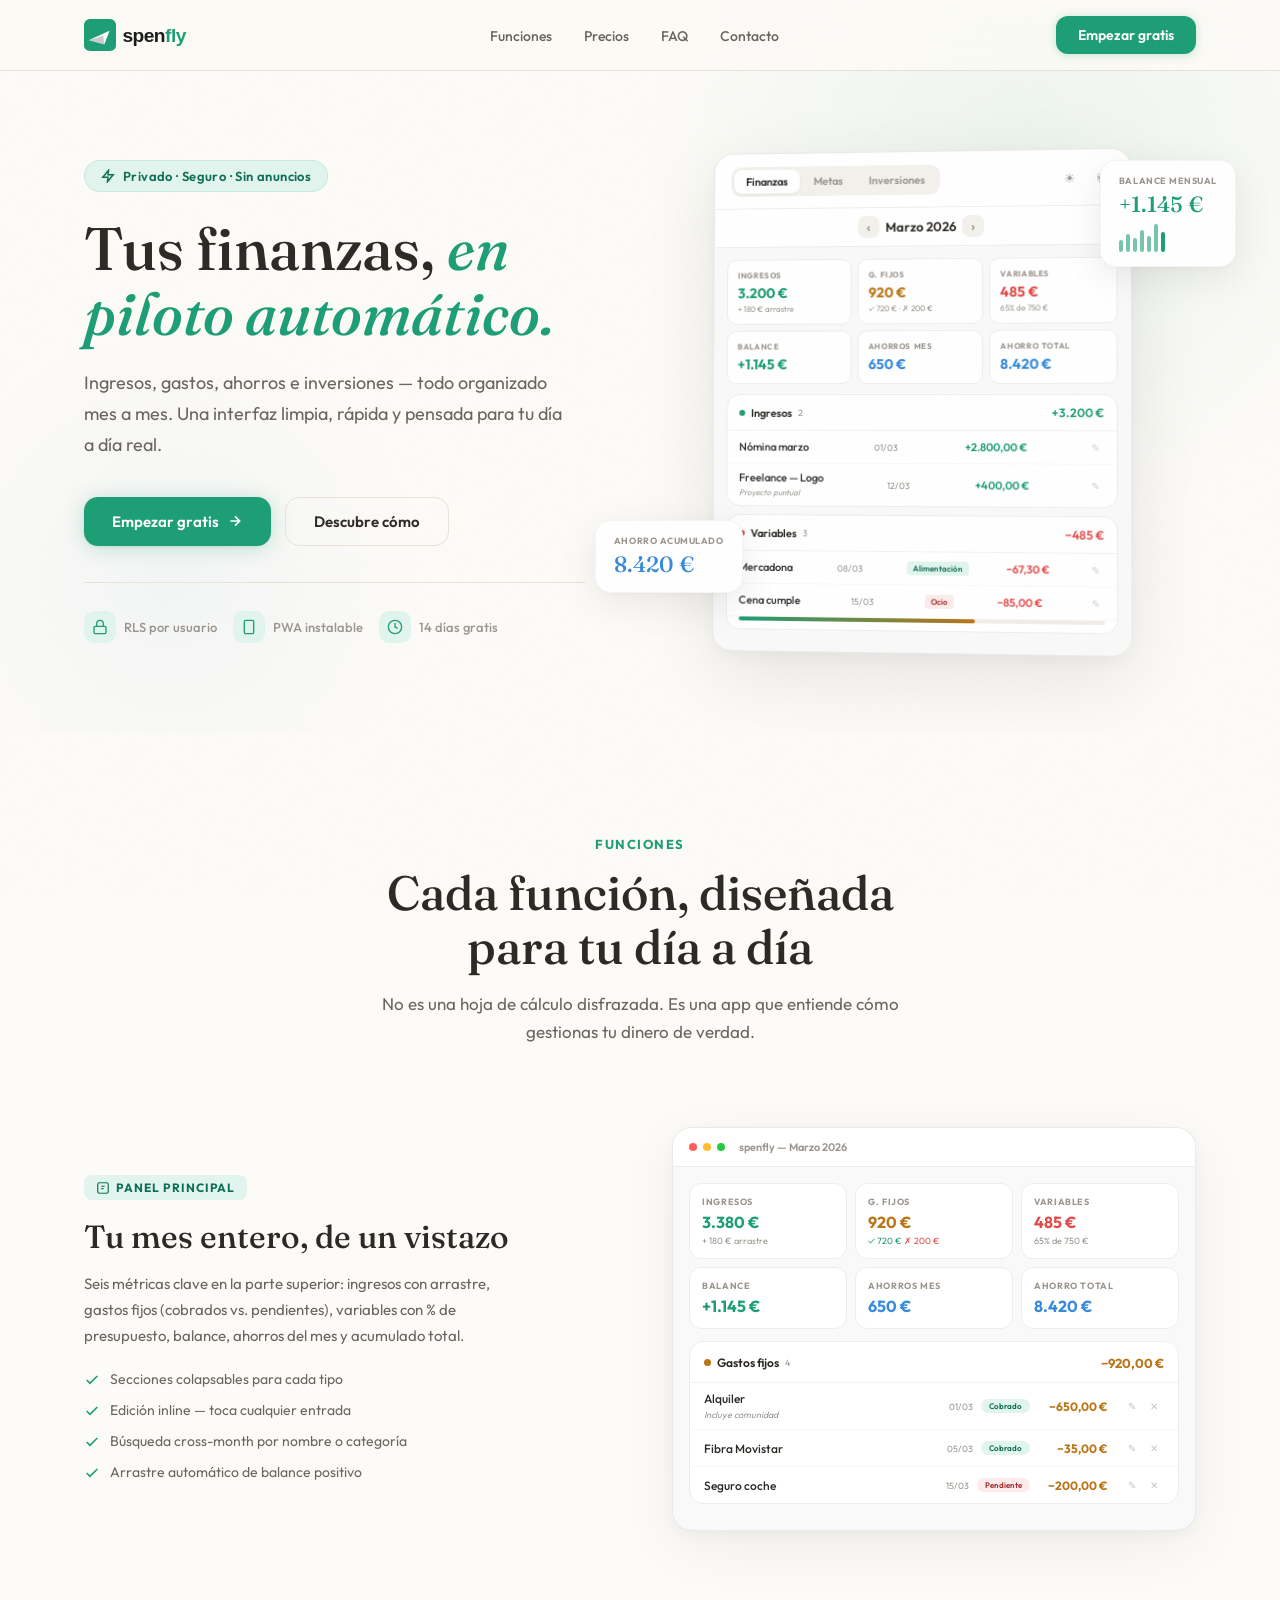
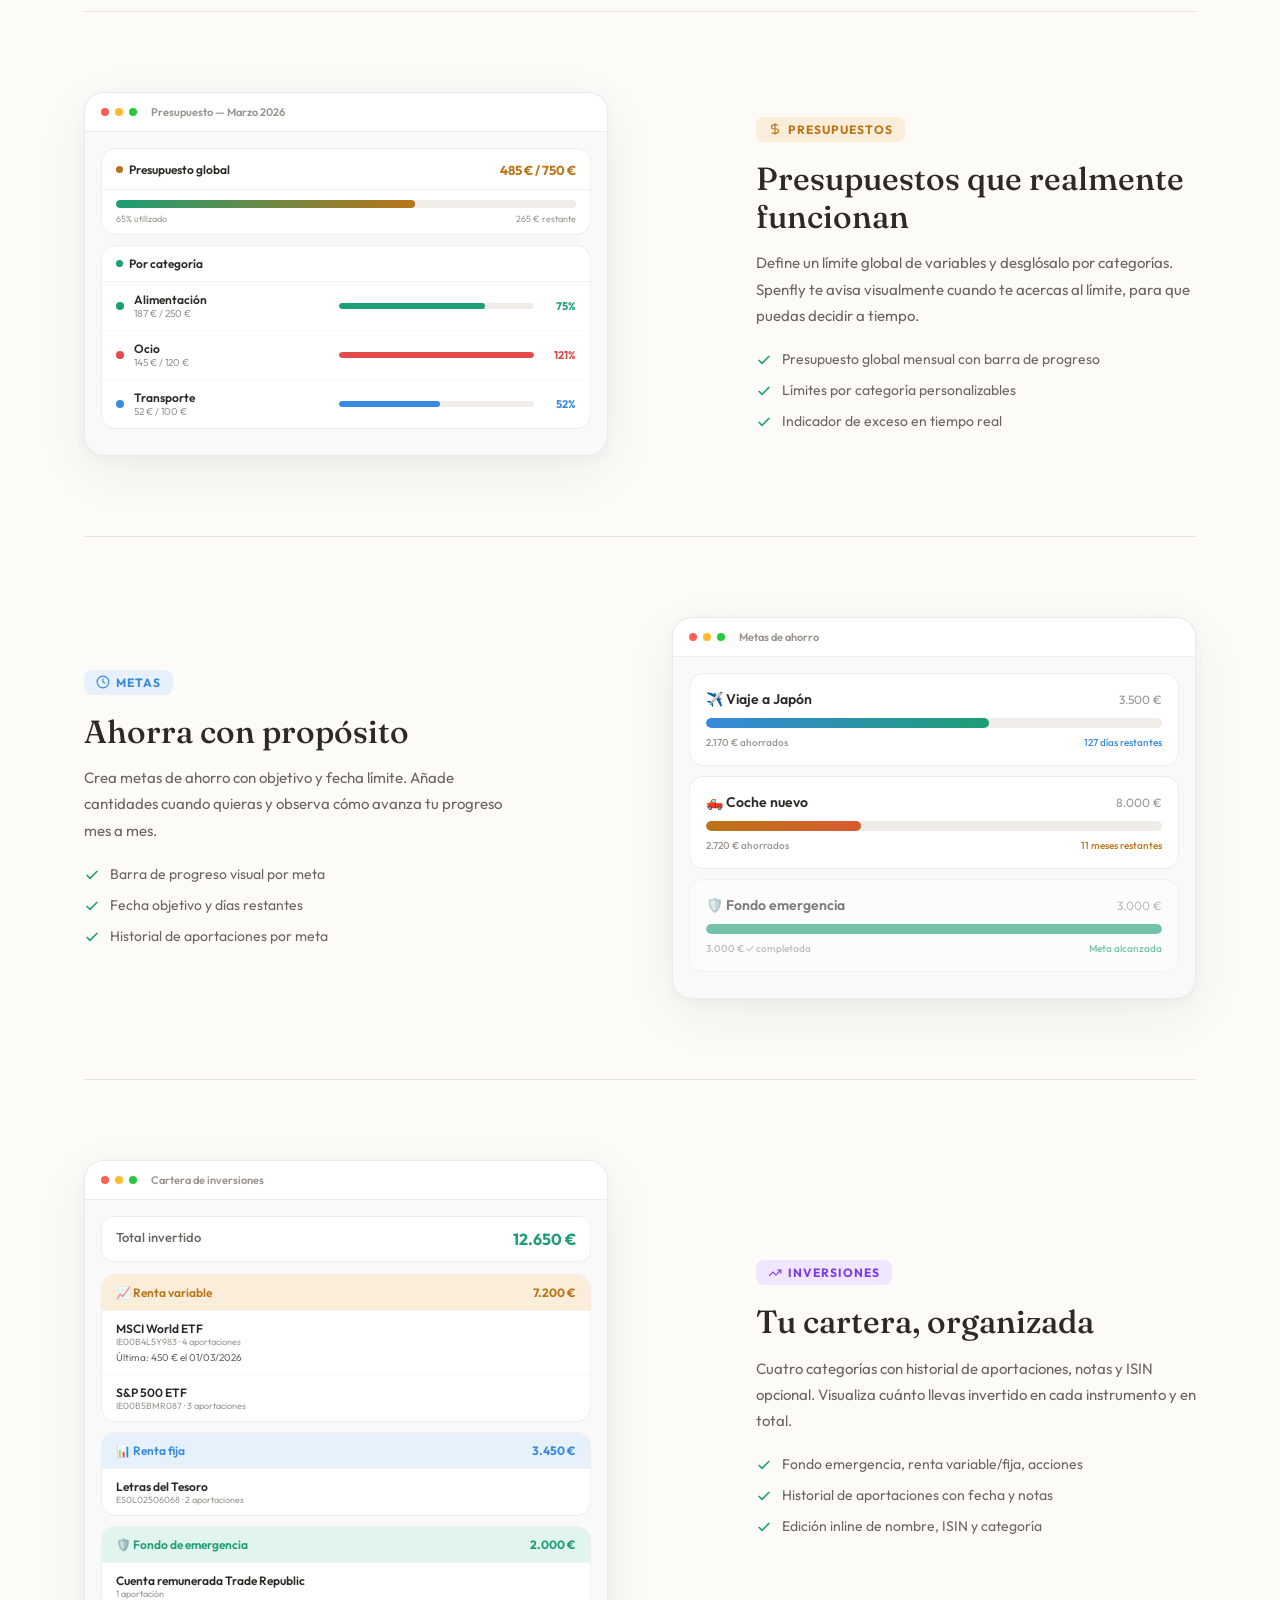
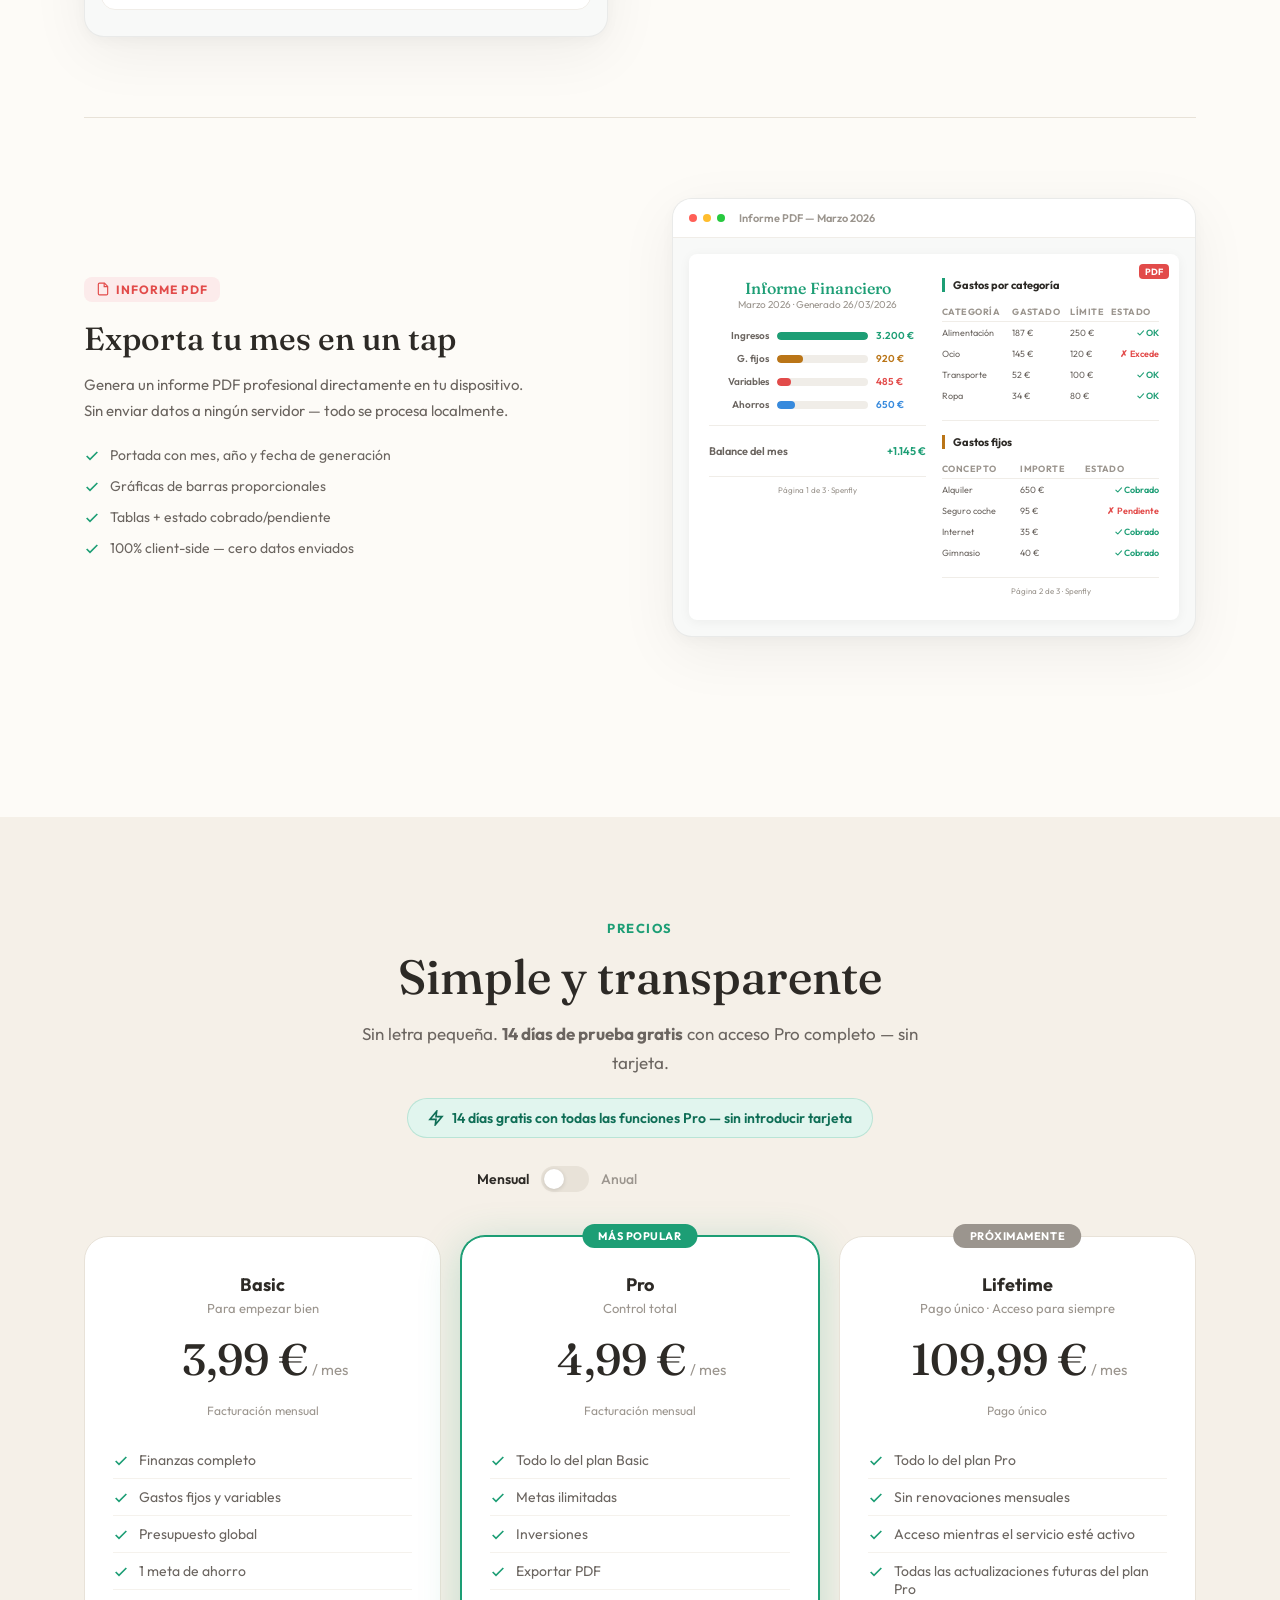
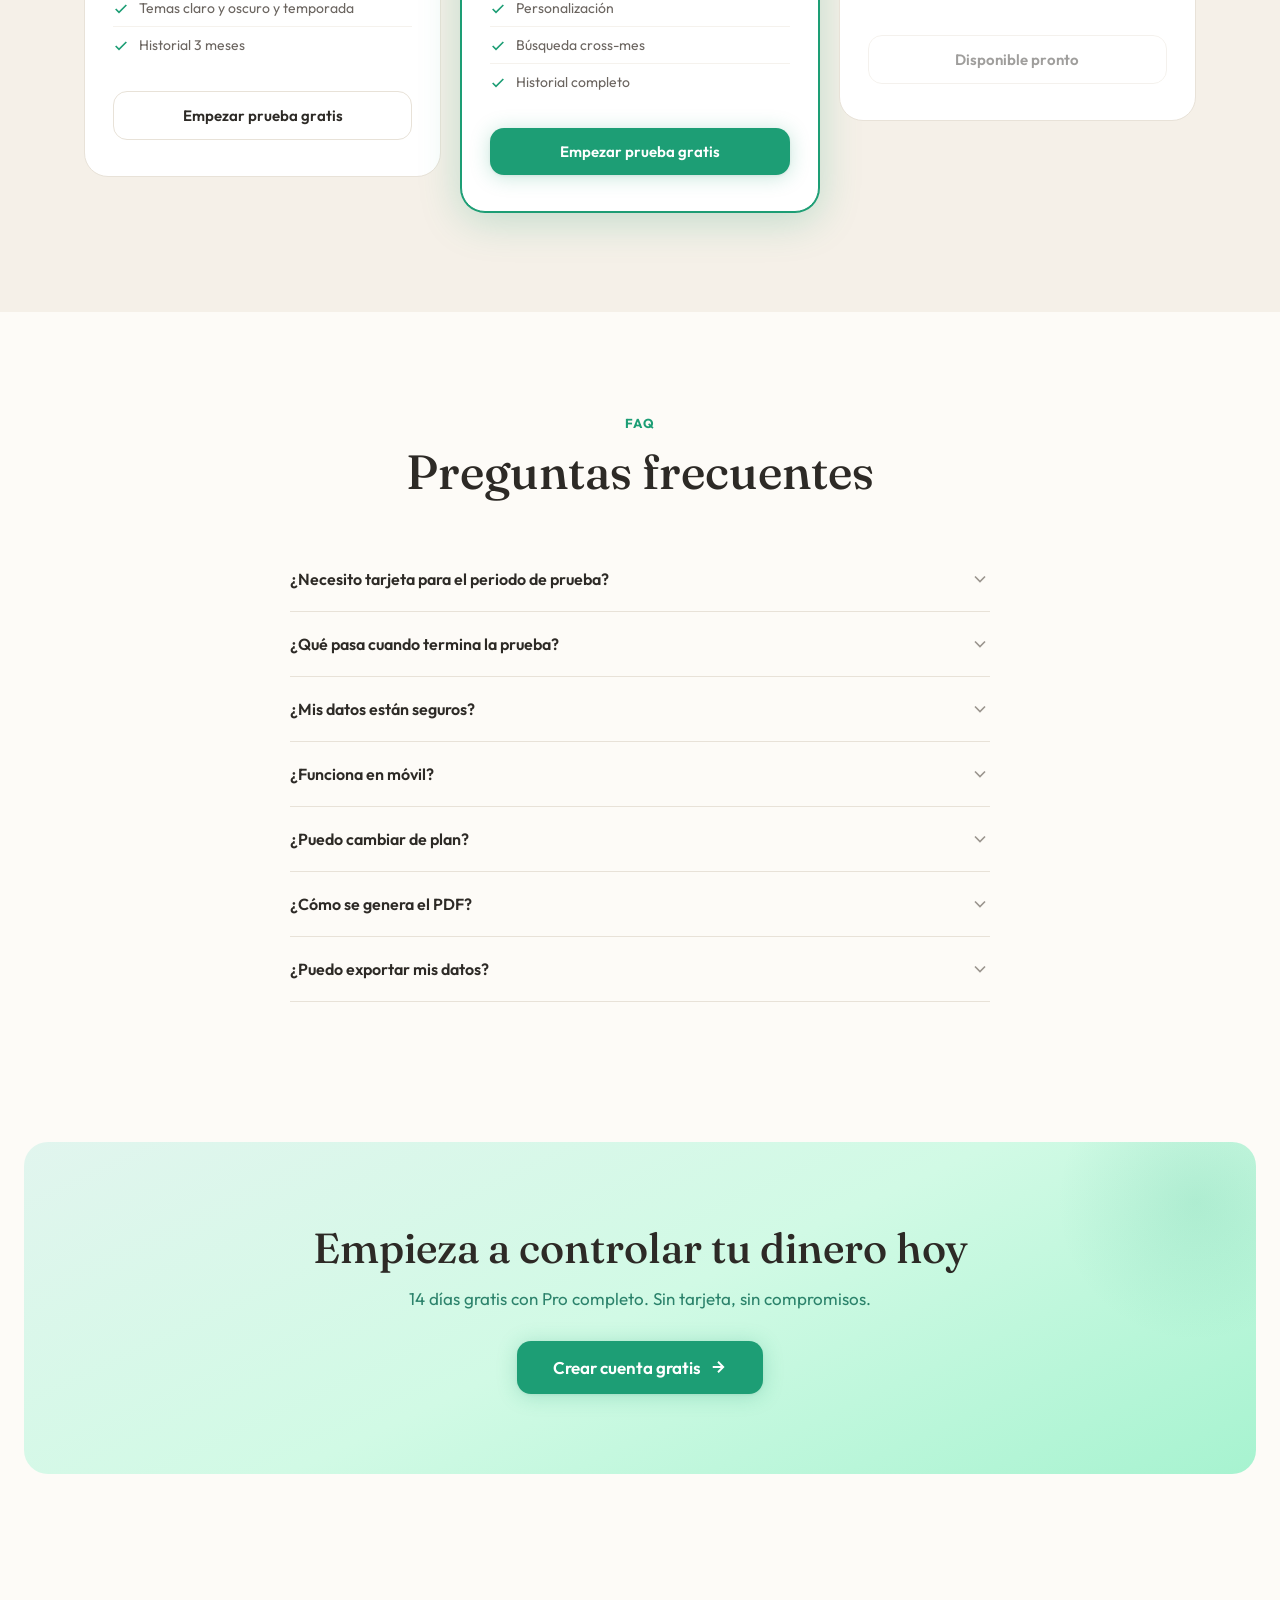
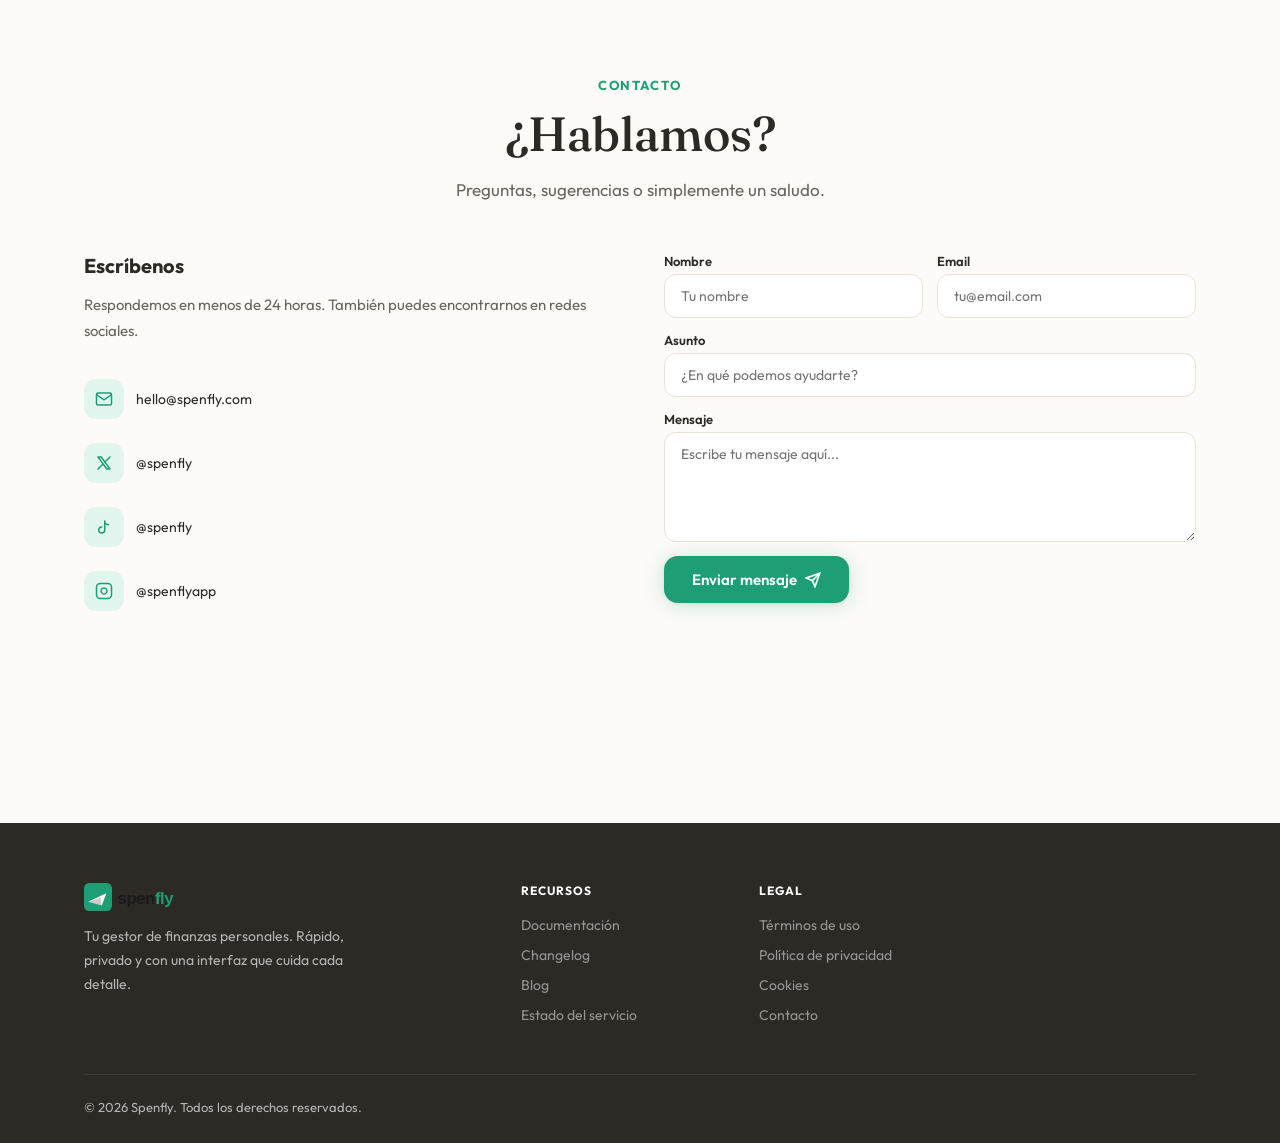
<file: index.html>
<!DOCTYPE html>
<html lang="es">
<head>
<meta charset="UTF-8">
<meta name="viewport" content="width=device-width, initial-scale=1.0">

<!-- SEO primario -->
<title>Spenfly</title>
<meta name="description" content="Spenfly es la app de finanzas personales para controlar ingresos, gastos, presupuestos, ahorros e inversiones mes a mes. Privada, rápida y sin anuncios. Prueba gratis 14 días.">
<meta name="keywords" content="spenfly, spendfly, spenfly app, finanzas personales, control de gastos, gestor de gastos, presupuesto personal, ahorros, inversiones, app finanzas españa">
<meta name="robots" content="index, follow">
<meta name="author" content="Spenfly">
<link rel="canonical" href="https://spenfly.com/">

<!-- Open Graph -->
<meta property="og:type" content="website">
<meta property="og:url" content="https://spenfly.com/">
<meta property="og:site_name" content="Spenfly">
<meta property="og:locale" content="es_ES">
<meta property="og:title" content="Spenfly — App de finanzas personales">
<meta property="og:description" content="Controla ingresos, gastos, presupuestos, ahorros e inversiones mes a mes. Privado, rápido y sin anuncios. 14 días gratis.">
<meta property="og:image" content="https://spenfly.com/media/banner.svg">
<meta property="og:image:width" content="1200">
<meta property="og:image:height" content="630">
<meta property="og:image:alt" content="Spenfly — App de finanzas personales">

<!-- Twitter Card -->
<meta name="twitter:card" content="summary_large_image">
<meta name="twitter:site" content="@spenfly_app">
<meta name="twitter:title" content="Spenfly — App de finanzas personales">
<meta name="twitter:description" content="Controla ingresos, gastos, presupuestos, ahorros e inversiones mes a mes. Privado, rápido y sin anuncios.">
<meta name="twitter:image" content="https://spenfly.com/media/banner.svg">

<!-- PWA -->
<link rel="icon" type="image/svg+xml" href="media/logo.svg">
<link rel="apple-touch-icon" href="media/logo.svg">
<link rel="manifest" href="manifest.json">
<meta name="theme-color" content="#1D9E75">
<meta name="mobile-web-app-capable" content="yes">
<meta name="apple-mobile-web-app-capable" content="yes">
<meta name="apple-mobile-web-app-status-bar-style" content="default">
<meta name="apple-mobile-web-app-title" content="Spenfly">

<!-- Fuentes -->
<link rel="preconnect" href="https://fonts.googleapis.com">
<link rel="preconnect" href="https://fonts.gstatic.com" crossorigin>
<link href="https://fonts.googleapis.com/css2?family=Fraunces:ital,opsz,wght@0,9..144,300;0,9..144,500;0,9..144,700;1,9..144,400&family=Outfit:wght@300;400;500;600;700&display=swap" rel="stylesheet">
<link rel="stylesheet" href="styles.css">

<!-- Structured Data -->
<script type="application/ld+json">
{
  "@context": "https://schema.org",
  "@type": "SoftwareApplication",
  "name": "Spenfly",
  "alternateName": ["SpendFly", "Spend Fly", "Spenfly app"],
  "applicationCategory": "FinanceApplication",
  "operatingSystem": "Web, iOS, Android",
  "url": "https://spenfly.com",
  "description": "App de finanzas personales para controlar ingresos, gastos, presupuestos, ahorros e inversiones mes a mes. Privada, rápida y sin anuncios.",
  "inLanguage": "es",
  "screenshot": "https://spenfly.com/media/banner.svg",
  "featureList": [
    "Control de gastos e ingresos",
    "Presupuestos por categoría",
    "Metas de ahorro",
    "Cartera de inversiones",
    "Exportación PDF client-side",
    "PWA instalable en iOS y Android"
  ],
  "offers": [
    {
      "@type": "Offer",
      "name": "Basic",
      "price": "3.49",
      "priceCurrency": "EUR",
      "description": "Plan básico con vista mensual completa, gastos fijos y variables, presupuesto global y hasta 3 metas de ahorro."
    },
    {
      "@type": "Offer",
      "name": "Pro",
      "price": "4.99",
      "priceCurrency": "EUR",
      "description": "Plan Pro con metas ilimitadas, presupuestos por categoría, exportación PDF y cartera de inversiones."
    }
  ],
  "author": {
    "@type": "Organization",
    "name": "Spenfly",
    "url": "https://spenfly.com",
    "email": "hola@spenfly.com",
    "sameAs": ["https://twitter.com/spenfly_app"]
  }
}
</script>
</head>
<body>

<!-- NAV -->
<nav id="navbar">
  <div class="container">
    <a href="index.html" class="nav-brand">
      <img src="media/logo_horizontal.svg" alt="Spenfly" height="32" style="display:block;">
    </a>
    <ul class="nav-links">
      <li><a href="#features">Funciones</a></li>
      <li><a href="#pricing">Precios</a></li>
      <li><a href="#faq">FAQ</a></li>
      <li><a href="#contact">Contacto</a></li>
    </ul>
    <a href="https://app.spenfly.com/auth/login" target="_blank" class="btn btn-primary nav-cta nav-cta-desktop">Empezar gratis</a>
    <button class="hamburger" onclick="toggleMenu()" aria-label="Menú"><svg width="24" height="24" viewBox="0 0 24 24" fill="none" stroke="currentColor" stroke-width="2"><path d="M3 12h18M3 6h18M3 18h18"/></svg></button>
  </div>
  <div class="mobile-menu" id="mobileMenu">
    <a href="#features" onclick="closeMenu()">Funciones</a>
    <a href="#pricing" onclick="closeMenu()">Precios</a>
    <a href="#faq" onclick="closeMenu()">FAQ</a>
    <a href="#contact" onclick="closeMenu()">Contacto</a>
    <a href="https://app.spenfly.com/auth/login" target="_blank" class="nav-cta" onclick="closeMenu()">Empezar gratis</a>
  </div>
</nav>

<!-- HERO -->
<section class="hero">
  <div class="container">
    <div class="fade-in">
      <div class="hero-badge">
        <svg width="14" height="14" viewBox="0 0 24 24" fill="none" stroke="currentColor" stroke-width="2.5"><path d="M13 2L3 14h9l-1 8 10-12h-9l1-8z"/></svg>
        Privado · Seguro · Sin anuncios
      </div>
      <h1>Tus finanzas, <em>en piloto automático.</em></h1>
      <p class="hero-desc">Ingresos, gastos, ahorros e inversiones — todo organizado mes a mes. Una interfaz limpia, rápida y pensada para tu día a día real.</p>
      <div class="hero-actions">
        <a href="https://app.spenfly.com/auth/login" target="_blank" class="btn btn-primary">Empezar gratis <svg width="16" height="16" viewBox="0 0 24 24" fill="none" stroke="currentColor" stroke-width="2.5"><path d="M5 12h14M12 5l7 7-7 7"/></svg></a>
        <a href="#features" class="btn btn-ghost">Descubre cómo</a>
      </div>
      <div class="hero-trust">
        <div class="trust-item"><div class="trust-icon"><svg width="16" height="16" viewBox="0 0 24 24" fill="none" stroke="currentColor" stroke-width="2"><rect x="3" y="11" width="18" height="11" rx="2"/><path d="M7 11V7a5 5 0 0 1 10 0v4"/></svg></div>RLS por usuario</div>
        <div class="trust-item"><div class="trust-icon"><svg width="16" height="16" viewBox="0 0 24 24" fill="none" stroke="currentColor" stroke-width="2"><rect x="5" y="2" width="14" height="20" rx="2"/><line x1="12" y1="18" x2="12" y2="18"/></svg></div>PWA instalable</div>
        <div class="trust-item"><div class="trust-icon"><svg width="16" height="16" viewBox="0 0 24 24" fill="none" stroke="currentColor" stroke-width="2"><circle cx="12" cy="12" r="10"/><polyline points="12 6 12 12 16 14"/></svg></div>14 días gratis</div>
      </div>
    </div>
    <div class="hero-visual fade-in d2">
      <div class="float-card fc1"><div class="fc-label">Balance mensual</div><div class="fc-value" style="color:var(--green);">+1.145 €</div><div class="fc-sparkline"><span style="height:12px"></span><span style="height:18px"></span><span style="height:14px"></span><span style="height:22px"></span><span style="height:16px"></span><span style="height:28px"></span><span style="height:20px;opacity:1"></span></div></div>
      <div class="float-card fc2"><div class="fc-label">Ahorro acumulado</div><div class="fc-value" style="color:var(--blue);">8.420 €</div></div>
      <div class="app-frame">
        <div class="app-topbar"><div class="app-tabs"><div class="app-tab active">Finanzas</div><div class="app-tab">Metas</div><div class="app-tab">Inversiones</div></div><div class="app-icons"><span>☀</span><span style="font-size:11px">⎗</span></div></div>
        <div style="display:flex;align-items:center;justify-content:center;padding:8px;background:white;border-bottom:1px solid #f0ede8"><div class="app-nav-month"><div class="arr">‹</div><span>Marzo 2026</span><div class="arr">›</div></div></div>
        <div class="app-body">
          <div class="app-metrics">
            <div class="app-metric"><label>Ingresos</label><div class="val" style="color:var(--green)">3.200 €</div><div class="sub">+ 180 € arrastre</div></div>
            <div class="app-metric"><label>G. fijos</label><div class="val" style="color:var(--amber)">920 €</div><div class="sub">✓ 720 € · ✗ 200 €</div></div>
            <div class="app-metric"><label>Variables</label><div class="val" style="color:var(--red)">485 €</div><div class="sub">65% de 750 €</div></div>
            <div class="app-metric"><label>Balance</label><div class="val" style="color:var(--green)">+1.145 €</div></div>
            <div class="app-metric"><label>Ahorros mes</label><div class="val" style="color:var(--blue)">650 €</div></div>
            <div class="app-metric"><label>Ahorro total</label><div class="val" style="color:var(--blue)">8.420 €</div></div>
          </div>
          <div class="app-section">
            <div class="app-section-header"><div class="left"><div class="app-dot" style="background:var(--green)"></div><span class="title">Ingresos</span><span class="count">2</span></div><span class="total" style="color:var(--green)">+3.200 €</span></div>
            <div class="app-row"><div><span class="name">Nómina marzo</span></div><span class="date">01/03</span><span class="amount" style="color:var(--green)">+2.800,00 €</span><span class="icon-btn">✎</span></div>
            <div class="app-row"><div><span class="name">Freelance — Logo</span><br><span class="note">Proyecto puntual</span></div><span class="date">12/03</span><span class="amount" style="color:var(--green)">+400,00 €</span><span class="icon-btn">✎</span></div>
          </div>
          <div class="app-section">
            <div class="app-section-header"><div class="left"><div class="app-dot" style="background:var(--red)"></div><span class="title">Variables</span><span class="count">3</span></div><span class="total" style="color:var(--red)">−485 €</span></div>
            <div class="app-row"><div><span class="name">Mercadona</span></div><span class="date">08/03</span><span class="cat-badge" style="background:#E1F5EE;color:#0F6E56">Alimentación</span><span class="amount" style="color:var(--red)">−67,30 €</span><span class="icon-btn">✎</span></div>
            <div class="app-row"><div><span class="name">Cena cumple</span></div><span class="date">15/03</span><span class="cat-badge" style="background:#FCEBEB;color:#A32D2D">Ocio</span><span class="amount" style="color:var(--red)">−85,00 €</span><span class="icon-btn">✎</span></div>
            <div class="app-budget-bar"><div class="app-budget-fill" style="width:65%;background:linear-gradient(90deg,var(--green),var(--amber))"></div></div>
          </div>
        </div>
      </div>
    </div>
  </div>
</section>

<!-- FEATURES -->
<section id="features" class="section-pad">
  <div class="container">
    <div class="fade-in" style="text-align:center">
      <div class="section-label">Funciones</div>
      <h2 class="section-title">Cada función, diseñada<br>para tu día a día</h2>
      <p class="section-subtitle" style="margin-inline:auto">No es una hoja de cálculo disfrazada. Es una app que entiende cómo gestionas tu dinero de verdad.</p>
    </div>

    <!-- F1: Monthly overview -->
    <div class="feature-block fade-in">
      <div class="feature-text">
        <div class="feature-tag" style="background:var(--green-light);color:var(--green-dark)"><svg width="14" height="14" viewBox="0 0 24 24" fill="none" stroke="currentColor" stroke-width="2"><rect x="3" y="3" width="18" height="18" rx="3"/><path d="M9 9h6M9 13h4"/></svg> Panel principal</div>
        <h3>Tu mes entero, de un vistazo</h3>
        <p>Seis métricas clave en la parte superior: ingresos con arrastre, gastos fijos (cobrados vs. pendientes), variables con % de presupuesto, balance, ahorros del mes y acumulado total.</p>
        <ul class="feature-bullets">
          <li><svg width="16" height="16" viewBox="0 0 24 24" fill="none" stroke="#1D9E75" stroke-width="2.5"><polyline points="20 6 9 17 4 12"/></svg>Secciones colapsables para cada tipo</li>
          <li><svg width="16" height="16" viewBox="0 0 24 24" fill="none" stroke="#1D9E75" stroke-width="2.5"><polyline points="20 6 9 17 4 12"/></svg>Edición inline — toca cualquier entrada</li>
          <li><svg width="16" height="16" viewBox="0 0 24 24" fill="none" stroke="#1D9E75" stroke-width="2.5"><polyline points="20 6 9 17 4 12"/></svg>Búsqueda cross-month por nombre o categoría</li>
          <li><svg width="16" height="16" viewBox="0 0 24 24" fill="none" stroke="#1D9E75" stroke-width="2.5"><polyline points="20 6 9 17 4 12"/></svg>Arrastre automático de balance positivo</li>
        </ul>
      </div>
      <div class="gui-mockup">
        <div class="gui-titlebar"><div class="gui-dot" style="background:#ff5f57"></div><div class="gui-dot" style="background:#ffbd2e"></div><div class="gui-dot" style="background:#27c93f"></div><span class="title">spenfly — Marzo 2026</span></div>
        <div class="gui-body">
          <div class="mock-metrics">
            <div class="mock-metric"><label>Ingresos</label><div class="val" style="color:var(--green)">3.380 €</div><div class="sub">+ 180 € arrastre</div></div>
            <div class="mock-metric"><label>G. fijos</label><div class="val" style="color:var(--amber)">920 €</div><div class="sub"><span style="color:var(--green)">✓ 720 €</span>  <span style="color:var(--red)">✗ 200 €</span></div></div>
            <div class="mock-metric"><label>Variables</label><div class="val" style="color:var(--red)">485 €</div><div class="sub">65% de 750 €</div></div>
            <div class="mock-metric"><label>Balance</label><div class="val" style="color:var(--green)">+1.145 €</div></div>
            <div class="mock-metric"><label>Ahorros mes</label><div class="val" style="color:var(--blue)">650 €</div></div>
            <div class="mock-metric"><label>Ahorro total</label><div class="val" style="color:var(--blue)">8.420 €</div></div>
          </div>
          <div class="mock-section">
            <div class="mock-section-head"><div class="left"><div class="dot" style="background:var(--amber)"></div><span class="title">Gastos fijos</span><span class="cnt">4</span></div><div class="actions"><span class="total" style="color:var(--amber)">−920,00 €</span></div></div>
            <div class="mock-row"><div class="info"><span class="name">Alquiler</span><br><span class="note">Incluye comunidad</span></div><div class="meta"><span class="date">01/03</span><span class="badge" style="background:#E1F5EE;color:#0F6E56">Cobrado</span><span class="amt" style="color:var(--amber)">−650,00 €</span><div class="btns"><span class="btn-sm">✎</span><span class="btn-sm">✕</span></div></div></div>
            <div class="mock-row"><div class="info"><span class="name">Fibra Movistar</span></div><div class="meta"><span class="date">05/03</span><span class="badge" style="background:#E1F5EE;color:#0F6E56">Cobrado</span><span class="amt" style="color:var(--amber)">−35,00 €</span><div class="btns"><span class="btn-sm">✎</span><span class="btn-sm">✕</span></div></div></div>
            <div class="mock-row"><div class="info"><span class="name">Seguro coche</span></div><div class="meta"><span class="date">15/03</span><span class="badge" style="background:#FCEBEB;color:#A32D2D">Pendiente</span><span class="amt" style="color:var(--amber)">−200,00 €</span><div class="btns"><span class="btn-sm">✎</span><span class="btn-sm">✕</span></div></div></div>
          </div>
        </div>
      </div>
    </div>

    <!-- F2: Budgets -->
    <div class="feature-block reverse fade-in">
      <div class="feature-text">
        <div class="feature-tag" style="background:var(--amber-light);color:var(--amber)"><svg width="14" height="14" viewBox="0 0 24 24" fill="none" stroke="currentColor" stroke-width="2"><path d="M12 2v20M17 5H9.5a3.5 3.5 0 0 0 0 7h5a3.5 3.5 0 0 1 0 7H6"/></svg> Presupuestos</div>
        <h3>Presupuestos que realmente funcionan</h3>
        <p>Define un límite global de variables y desglósalo por categorías. Spenfly te avisa visualmente cuando te acercas al límite, para que puedas decidir a tiempo.</p>
        <ul class="feature-bullets">
          <li><svg width="16" height="16" viewBox="0 0 24 24" fill="none" stroke="#1D9E75" stroke-width="2.5"><polyline points="20 6 9 17 4 12"/></svg>Presupuesto global mensual con barra de progreso</li>
          <li><svg width="16" height="16" viewBox="0 0 24 24" fill="none" stroke="#1D9E75" stroke-width="2.5"><polyline points="20 6 9 17 4 12"/></svg>Límites por categoría personalizables</li>
          <li><svg width="16" height="16" viewBox="0 0 24 24" fill="none" stroke="#1D9E75" stroke-width="2.5"><polyline points="20 6 9 17 4 12"/></svg>Indicador de exceso en tiempo real</li>
        </ul>
      </div>
      <div class="gui-mockup">
        <div class="gui-titlebar"><div class="gui-dot" style="background:#ff5f57"></div><div class="gui-dot" style="background:#ffbd2e"></div><div class="gui-dot" style="background:#27c93f"></div><span class="title">Presupuesto — Marzo 2026</span></div>
        <div class="gui-body">
          <div class="mock-section">
            <div class="mock-section-head"><div class="left"><div class="dot" style="background:var(--amber)"></div><span class="title">Presupuesto global</span></div><div class="actions"><span class="total" style="color:var(--amber)">485 € / 750 €</span></div></div>
            <div style="padding:10px 14px"><div style="height:8px;background:#f0ede8;border-radius:4px;overflow:hidden"><div style="height:100%;width:65%;background:linear-gradient(90deg,var(--green),var(--amber));border-radius:4px"></div></div><div style="display:flex;justify-content:space-between;font-size:9px;color:var(--text-muted);margin-top:5px"><span>65% utilizado</span><span>265 € restante</span></div></div>
          </div>
          <div class="mock-section">
            <div class="mock-section-head"><div class="left"><div class="dot" style="background:var(--green)"></div><span class="title">Por categoría</span></div></div>
            <div class="mock-budget-row"><div class="cat-dot" style="background:#1D9E75"></div><div class="info"><div class="cat-name">Alimentación</div><div class="cat-detail">187 € / 250 €</div></div><div class="bar"><div class="bar-fill" style="width:75%;background:var(--green)"></div></div><div class="pct" style="color:var(--green)">75%</div></div>
            <div class="mock-budget-row"><div class="cat-dot" style="background:#E24B4A"></div><div class="info"><div class="cat-name">Ocio</div><div class="cat-detail">145 € / 120 €</div></div><div class="bar"><div class="bar-fill" style="width:100%;background:var(--red)"></div></div><div class="pct" style="color:var(--red)">121%</div></div>
            <div class="mock-budget-row"><div class="cat-dot" style="background:#378ADD"></div><div class="info"><div class="cat-name">Transporte</div><div class="cat-detail">52 € / 100 €</div></div><div class="bar"><div class="bar-fill" style="width:52%;background:var(--blue)"></div></div><div class="pct" style="color:var(--blue)">52%</div></div>
          </div>
        </div>
      </div>
    </div>

    <!-- F3: Goals -->
    <div class="feature-block fade-in">
      <div class="feature-text">
        <div class="feature-tag" style="background:var(--blue-light);color:var(--blue)"><svg width="14" height="14" viewBox="0 0 24 24" fill="none" stroke="currentColor" stroke-width="2"><circle cx="12" cy="12" r="10"/><polyline points="12 6 12 12 16 14"/></svg> Metas</div>
        <h3>Ahorra con propósito</h3>
        <p>Crea metas de ahorro con objetivo y fecha límite. Añade cantidades cuando quieras y observa cómo avanza tu progreso mes a mes.</p>
        <ul class="feature-bullets">
          <li><svg width="16" height="16" viewBox="0 0 24 24" fill="none" stroke="#1D9E75" stroke-width="2.5"><polyline points="20 6 9 17 4 12"/></svg>Barra de progreso visual por meta</li>
          <li><svg width="16" height="16" viewBox="0 0 24 24" fill="none" stroke="#1D9E75" stroke-width="2.5"><polyline points="20 6 9 17 4 12"/></svg>Fecha objetivo y días restantes</li>
          <li><svg width="16" height="16" viewBox="0 0 24 24" fill="none" stroke="#1D9E75" stroke-width="2.5"><polyline points="20 6 9 17 4 12"/></svg>Historial de aportaciones por meta</li>
        </ul>
      </div>
      <div class="gui-mockup">
        <div class="gui-titlebar"><div class="gui-dot" style="background:#ff5f57"></div><div class="gui-dot" style="background:#ffbd2e"></div><div class="gui-dot" style="background:#27c93f"></div><span class="title">Metas de ahorro</span></div>
        <div class="gui-body">
          <div class="mock-goal"><div class="mock-goal-header"><span class="name">✈️ Viaje a Japón</span><span class="target">3.500 €</span></div><div class="mock-goal-bar"><div class="mock-goal-fill" style="width:62%;background:linear-gradient(90deg,var(--blue),var(--green))"></div></div><div class="mock-goal-footer"><span>2.170 € ahorrados</span><span style="color:var(--blue)">127 días restantes</span></div></div>
          <div class="mock-goal"><div class="mock-goal-header"><span class="name">🛻 Coche nuevo</span><span class="target">8.000 €</span></div><div class="mock-goal-bar"><div class="mock-goal-fill" style="width:34%;background:linear-gradient(90deg,var(--amber),var(--orange))"></div></div><div class="mock-goal-footer"><span>2.720 € ahorrados</span><span style="color:var(--amber)">11 meses restantes</span></div></div>
          <div class="mock-goal" style="opacity:0.6"><div class="mock-goal-header"><span class="name">🛡️ Fondo emergencia</span><span class="target">3.000 €</span></div><div class="mock-goal-bar"><div class="mock-goal-fill" style="width:100%;background:var(--green)"></div></div><div class="mock-goal-footer"><span>3.000 € ✓ completada</span><span style="color:var(--green)">Meta alcanzada</span></div></div>
        </div>
      </div>
    </div>

    <!-- F4: Investments -->
    <div class="feature-block reverse fade-in">
      <div class="feature-text">
        <div class="feature-tag" style="background:#F0E6FF;color:var(--purple)"><svg width="14" height="14" viewBox="0 0 24 24" fill="none" stroke="currentColor" stroke-width="2"><polyline points="22 7 13.5 15.5 8.5 10.5 2 17"/><polyline points="16 7 22 7 22 13"/></svg> Inversiones</div>
        <h3>Tu cartera, organizada</h3>
        <p>Cuatro categorías con historial de aportaciones, notas y ISIN opcional. Visualiza cuánto llevas invertido en cada instrumento y en total.</p>
        <ul class="feature-bullets">
          <li><svg width="16" height="16" viewBox="0 0 24 24" fill="none" stroke="#1D9E75" stroke-width="2.5"><polyline points="20 6 9 17 4 12"/></svg>Fondo emergencia, renta variable/fija, acciones</li>
          <li><svg width="16" height="16" viewBox="0 0 24 24" fill="none" stroke="#1D9E75" stroke-width="2.5"><polyline points="20 6 9 17 4 12"/></svg>Historial de aportaciones con fecha y notas</li>
          <li><svg width="16" height="16" viewBox="0 0 24 24" fill="none" stroke="#1D9E75" stroke-width="2.5"><polyline points="20 6 9 17 4 12"/></svg>Edición inline de nombre, ISIN y categoría</li>
        </ul>
      </div>
      <div class="gui-mockup">
        <div class="gui-titlebar"><div class="gui-dot" style="background:#ff5f57"></div><div class="gui-dot" style="background:#ffbd2e"></div><div class="gui-dot" style="background:#27c93f"></div><span class="title">Cartera de inversiones</span></div>
        <div class="gui-body">
          <div style="background:white;border-radius:12px;border:1px solid #f0ede8;padding:12px 14px;display:flex;justify-content:space-between;margin-bottom:12px"><span style="font-size:13px;font-weight:500;color:var(--text-soft)">Total invertido</span><span style="font-size:16px;font-weight:700;color:var(--green)">12.650 €</span></div>
          <div class="mock-inv-cat"><div class="mock-inv-head" style="background:#FAEEDA"><span class="cat" style="color:var(--amber)">📈 Renta variable</span><span class="total" style="color:var(--amber)">7.200 €</span></div><div class="mock-inv-item"><div class="name">MSCI World ETF</div><div class="isin">IE00B4L5Y983 · 4 aportaciones</div><div class="contribs">Última: 450 € el 01/03/2026</div></div><div class="mock-inv-item"><div class="name">S&amp;P 500 ETF</div><div class="isin">IE00B5BMR087 · 3 aportaciones</div></div></div>
          <div class="mock-inv-cat"><div class="mock-inv-head" style="background:#E6F1FB"><span class="cat" style="color:var(--blue)">📊 Renta fija</span><span class="total" style="color:var(--blue)">3.450 €</span></div><div class="mock-inv-item"><div class="name">Letras del Tesoro</div><div class="isin">ES0L02506068 · 2 aportaciones</div></div></div>
          <div class="mock-inv-cat"><div class="mock-inv-head" style="background:#E1F5EE"><span class="cat" style="color:var(--green)">🛡️ Fondo de emergencia</span><span class="total" style="color:var(--green)">2.000 €</span></div><div class="mock-inv-item"><div class="name">Cuenta remunerada Trade Republic</div><div class="isin">1 aportación</div></div></div>
        </div>
      </div>
    </div>

    <!-- F5: PDF -->
    <div class="feature-block fade-in">
      <div class="feature-text">
        <div class="feature-tag" style="background:var(--red-light);color:var(--red)"><svg width="14" height="14" viewBox="0 0 24 24" fill="none" stroke="currentColor" stroke-width="2"><path d="M14.5 2H6a2 2 0 0 0-2 2v16a2 2 0 0 0 2 2h12a2 2 0 0 0 2-2V7.5L14.5 2z"/><polyline points="14 2 14 8 20 8"/></svg> Informe PDF</div>
        <h3>Exporta tu mes en un tap</h3>
        <p>Genera un informe PDF profesional directamente en tu dispositivo. Sin enviar datos a ningún servidor — todo se procesa localmente.</p>
        <ul class="feature-bullets">
          <li><svg width="16" height="16" viewBox="0 0 24 24" fill="none" stroke="#1D9E75" stroke-width="2.5"><polyline points="20 6 9 17 4 12"/></svg>Portada con mes, año y fecha de generación</li>
          <li><svg width="16" height="16" viewBox="0 0 24 24" fill="none" stroke="#1D9E75" stroke-width="2.5"><polyline points="20 6 9 17 4 12"/></svg>Gráficas de barras proporcionales</li>
          <li><svg width="16" height="16" viewBox="0 0 24 24" fill="none" stroke="#1D9E75" stroke-width="2.5"><polyline points="20 6 9 17 4 12"/></svg>Tablas + estado cobrado/pendiente</li>
          <li><svg width="16" height="16" viewBox="0 0 24 24" fill="none" stroke="#1D9E75" stroke-width="2.5"><polyline points="20 6 9 17 4 12"/></svg>100% client-side — cero datos enviados</li>
        </ul>
      </div>
      <div class="gui-mockup">
        <div class="gui-titlebar"><div class="gui-dot" style="background:#ff5f57"></div><div class="gui-dot" style="background:#ffbd2e"></div><div class="gui-dot" style="background:#27c93f"></div><span class="title">Informe PDF — Marzo 2026</span></div>
        <div class="gui-body">
          <div class="mock-pdf-inner">
            <div class="mock-pdf-col">
              <div class="mock-pdf-title"><h4>Informe Financiero</h4><p>Marzo 2026 · Generado 26/03/2026</p></div>
              <div class="mock-pdf-bar"><span class="lbl">Ingresos</span><div class="track"><div class="fill" style="width:100%;background:var(--green)"></div></div><span class="val" style="color:var(--green)">3.200 €</span></div>
              <div class="mock-pdf-bar"><span class="lbl">G. fijos</span><div class="track"><div class="fill" style="width:29%;background:var(--amber)"></div></div><span class="val" style="color:var(--amber)">920 €</span></div>
              <div class="mock-pdf-bar"><span class="lbl">Variables</span><div class="track"><div class="fill" style="width:15%;background:var(--red)"></div></div><span class="val" style="color:var(--red)">485 €</span></div>
              <div class="mock-pdf-bar"><span class="lbl">Ahorros</span><div class="track"><div class="fill" style="width:20%;background:var(--blue)"></div></div><span class="val" style="color:var(--blue)">650 €</span></div>
              <div class="mock-pdf-sep"></div>
              <div style="display:flex;justify-content:space-between;font-size:11px;font-weight:600;padding:4px 0"><span style="color:var(--text-soft)">Balance del mes</span><span style="color:var(--green)">+1.145 €</span></div>
              <div class="mock-pdf-footer">Página 1 de 3 · Spenfly</div>
            </div>
            <div class="mock-pdf-col">
              <div style="font-size:11px;font-weight:700;margin-bottom:10px;padding-left:8px;border-left:3px solid var(--green);color:var(--text)">Gastos por categoría</div>
              <table class="mock-pdf-table"><tr><th>Categoría</th><th>Gastado</th><th>Límite</th><th>Estado</th></tr><tr><td>Alimentación</td><td>187 €</td><td>250 €</td><td style="color:var(--green)">✓ OK</td></tr><tr><td>Ocio</td><td>145 €</td><td>120 €</td><td style="color:var(--red)">✗ Excede</td></tr><tr><td>Transporte</td><td>52 €</td><td>100 €</td><td style="color:var(--green)">✓ OK</td></tr><tr><td>Ropa</td><td>34 €</td><td>80 €</td><td style="color:var(--green)">✓ OK</td></tr></table>
              <div class="mock-pdf-sep"></div>
              <div style="font-size:11px;font-weight:700;margin-bottom:10px;padding-left:8px;border-left:3px solid var(--amber);color:var(--text)">Gastos fijos</div>
              <table class="mock-pdf-table"><tr><th>Concepto</th><th>Importe</th><th>Estado</th></tr><tr><td>Alquiler</td><td>650 €</td><td style="color:var(--green)">✓ Cobrado</td></tr><tr><td>Seguro coche</td><td>95 €</td><td style="color:var(--red)">✗ Pendiente</td></tr><tr><td>Internet</td><td>35 €</td><td style="color:var(--green)">✓ Cobrado</td></tr><tr><td>Gimnasio</td><td>40 €</td><td style="color:var(--green)">✓ Cobrado</td></tr></table>
              <div class="mock-pdf-footer">Página 2 de 3 · Spenfly</div>
            </div>
          </div>
        </div>
      </div>
    </div>
  </div>
</section>


<!-- PRICING -->
<section id="pricing" class="pricing-section section-pad">
  <div class="container">
    <div class="fade-in" style="text-align:center">
      <div class="section-label">Precios</div>
      <h2 class="section-title">Simple y transparente</h2>
      <p class="section-subtitle" style="margin-inline:auto">Sin letra pequeña. <strong>14 días de prueba gratis</strong> con acceso Pro completo — sin tarjeta.</p>
      <div class="trial-banner fade-in">
        <svg width="16" height="16" viewBox="0 0 24 24" fill="none" stroke="currentColor" stroke-width="2.5"><path d="M13 2L3 14h9l-1 8 10-12h-9l1-8z"/></svg>
        14 días gratis con todas las funciones Pro — sin introducir tarjeta
      </div>
      <div class="billing-toggle">
        <span id="lblMonthly" class="active">Mensual</span>
        <div class="toggle-track" id="billingToggle" onclick="toggleBilling()"><div class="toggle-knob"></div></div>
        <span id="lblAnnual">Anual</span>
        <span class="billing-save" id="saveBadge">Hasta 20% de ahorro</span>
      </div>
    </div>
    <div class="pricing-grid">

      <!-- BASIC -->
      <div class="price-card fade-in d1">
        <h3>Basic</h3>
        <div class="desc">Para empezar bien</div>
        <div class="price">
          <span class="old-price" id="basicOld">3,99 €</span>
          <span class="price-val" id="basicPrice">3,99 €</span>
          <span> / mes</span>
        </div>
        <div class="pnote" id="basicNote">Facturación mensual</div>
        <ul>
          <li><svg width="16" height="16" viewBox="0 0 24 24" fill="none" stroke="#1D9E75" stroke-width="2.5"><polyline points="20 6 9 17 4 12"/></svg>Finanzas completo</li>
          <li><svg width="16" height="16" viewBox="0 0 24 24" fill="none" stroke="#1D9E75" stroke-width="2.5"><polyline points="20 6 9 17 4 12"/></svg>Gastos fijos y variables</li>
          <li><svg width="16" height="16" viewBox="0 0 24 24" fill="none" stroke="#1D9E75" stroke-width="2.5"><polyline points="20 6 9 17 4 12"/></svg>Presupuesto global</li>
          <li><svg width="16" height="16" viewBox="0 0 24 24" fill="none" stroke="#1D9E75" stroke-width="2.5"><polyline points="20 6 9 17 4 12"/></svg>1 meta de ahorro</li>
          <li><svg width="16" height="16" viewBox="0 0 24 24" fill="none" stroke="#1D9E75" stroke-width="2.5"><polyline points="20 6 9 17 4 12"/></svg>Temas claro y oscuro y temporada</li>
          <li><svg width="16" height="16" viewBox="0 0 24 24" fill="none" stroke="#1D9E75" stroke-width="2.5"><polyline points="20 6 9 17 4 12"/></svg>Historial 3 meses</li>
        </ul>
        <a href="https://app.spenfly.com/auth/login" target="_blank" class="btn btn-ghost">Empezar prueba gratis</a>
      </div>

      <!-- PRO -->
      <div class="price-card featured fade-in d2">
        <div class="popular">Más popular</div>
        <h3>Pro</h3>
        <div class="desc">Control total</div>
        <div class="price" id="proPriceWrap">
          <span class="old-price" id="proOld">4,99 €</span>
          <span class="price-val" id="proPrice">4,99 €</span>
          <span> / mes</span>
        </div>
        <div class="pnote" id="proNote">Facturación mensual</div>
        <ul>
          <li><svg width="16" height="16" viewBox="0 0 24 24" fill="none" stroke="#1D9E75" stroke-width="2.5"><polyline points="20 6 9 17 4 12"/></svg>Todo lo del plan Basic</li>
          <li><svg width="16" height="16" viewBox="0 0 24 24" fill="none" stroke="#1D9E75" stroke-width="2.5"><polyline points="20 6 9 17 4 12"/></svg>Metas ilimitadas</li>
          <li><svg width="16" height="16" viewBox="0 0 24 24" fill="none" stroke="#1D9E75" stroke-width="2.5"><polyline points="20 6 9 17 4 12"/></svg>Inversiones</li>
          <li><svg width="16" height="16" viewBox="0 0 24 24" fill="none" stroke="#1D9E75" stroke-width="2.5"><polyline points="20 6 9 17 4 12"/></svg>Exportar PDF</li>
          <li><svg width="16" height="16" viewBox="0 0 24 24" fill="none" stroke="#1D9E75" stroke-width="2.5"><polyline points="20 6 9 17 4 12"/></svg>Personalización</li>
          <li><svg width="16" height="16" viewBox="0 0 24 24" fill="none" stroke="#1D9E75" stroke-width="2.5"><polyline points="20 6 9 17 4 12"/></svg>Búsqueda cross-mes</li>
          <li><svg width="16" height="16" viewBox="0 0 24 24" fill="none" stroke="#1D9E75" stroke-width="2.5"><polyline points="20 6 9 17 4 12"/></svg>Historial completo</li>
        </ul>
        <a href="https://app.spenfly.com/auth/login" target="_blank" class="btn btn-primary">Empezar prueba gratis</a>
      </div>

      <!-- LIFETIME -->
      <div class="price-card price-card-coming fade-in d3">
        <div class="coming-soon-badge">Próximamente</div>
        <h3>Lifetime</h3>
        <div class="desc">Pago único · Acceso para siempre</div>
        <div class="price" id="famPriceWrap">
          <span class="old-price" id="famOld">109,99 €</span>
          <span class="price-val" id="famPrice">109,99 €</span>
          <span> / mes</span>
        </div>
        <div class="pnote" id="famNote">Pago único</div>
        <ul>
          <li><svg width="16" height="16" viewBox="0 0 24 24" fill="none" stroke="#1D9E75" stroke-width="2.5"><polyline points="20 6 9 17 4 12"/></svg>Todo lo del plan Pro</li>
          <li><svg width="16" height="16" viewBox="0 0 24 24" fill="none" stroke="#1D9E75" stroke-width="2.5"><polyline points="20 6 9 17 4 12"/></svg>Sin renovaciones mensuales</li>
          <li><svg width="16" height="16" viewBox="0 0 24 24" fill="none" stroke="#1D9E75" stroke-width="2.5"><polyline points="20 6 9 17 4 12"/></svg>Acceso mientras el servicio esté activo</li>
          <li><svg width="16" height="16" viewBox="0 0 24 24" fill="none" stroke="#1D9E75" stroke-width="2.5"><polyline points="20 6 9 17 4 12"/></svg>Todas las actualizaciones futuras del plan Pro</li>
        </ul>
        <button class="btn btn-ghost" disabled style="opacity:0.45;cursor:not-allowed;width:100%;justify-content:center">Disponible pronto</button>
      </div>

    </div>
  </div>
</section>

<!-- FAQ -->
<section id="faq" class="section-pad">
  <div class="container">
    <div class="fade-in" style="text-align:center"><div class="section-label">FAQ</div><h2 class="section-title">Preguntas frecuentes</h2></div>
    <div class="faq-list">
      <div class="faq-item fade-in"><button class="faq-q" onclick="toggleFaq(this)">¿Necesito tarjeta para el periodo de prueba?<svg class="chev" width="20" height="20" viewBox="0 0 24 24" fill="none" stroke="currentColor" stroke-width="2"><polyline points="6 9 12 15 18 9"/></svg></button><div class="faq-a"><p>No. Los 14 días de prueba son completamente gratuitos y no requieren ningún método de pago. Solo necesitas un email para crear tu cuenta.</p></div></div>
      <div class="faq-item fade-in"><button class="faq-q" onclick="toggleFaq(this)">¿Qué pasa cuando termina la prueba?<svg class="chev" width="20" height="20" viewBox="0 0 24 24" fill="none" stroke="currentColor" stroke-width="2"><polyline points="6 9 12 15 18 9"/></svg></button><div class="faq-a"><p>Tus datos siempre estarán seguros. Si no contratas un plan, la app pasará a modo lectura: podrás ver todo tu historial, pero no añadir nuevas entradas. Sin cargos sorpresa.</p></div></div>
      <div class="faq-item fade-in"><button class="faq-q" onclick="toggleFaq(this)">¿Mis datos están seguros?<svg class="chev" width="20" height="20" viewBox="0 0 24 24" fill="none" stroke="currentColor" stroke-width="2"><polyline points="6 9 12 15 18 9"/></svg></button><div class="faq-a"><p>Sí. Supabase aplica Row Level Security: cada usuario solo ve sus datos. Conexión HTTPS cifrada siempre.</p></div></div>
      <div class="faq-item fade-in"><button class="faq-q" onclick="toggleFaq(this)">¿Funciona en móvil?<svg class="chev" width="20" height="20" viewBox="0 0 24 24" fill="none" stroke="currentColor" stroke-width="2"><polyline points="6 9 12 15 18 9"/></svg></button><div class="faq-a"><p>Sí. PWA mobile-first que se instala como app nativa en iOS y Android. Sin pasar por App Store.</p></div></div>
      <div class="faq-item fade-in"><button class="faq-q" onclick="toggleFaq(this)">¿Puedo cambiar de plan?<svg class="chev" width="20" height="20" viewBox="0 0 24 24" fill="none" stroke="currentColor" stroke-width="2"><polyline points="6 9 12 15 18 9"/></svg></button><div class="faq-a"><p>Sí, en cualquier momento desde los ajustes de tu cuenta. El cambio se prorratea automáticamente.</p></div></div>
      <div class="faq-item fade-in"><button class="faq-q" onclick="toggleFaq(this)">¿Cómo se genera el PDF?<svg class="chev" width="20" height="20" viewBox="0 0 24 24" fill="none" stroke="currentColor" stroke-width="2"><polyline points="6 9 12 15 18 9"/></svg></button><div class="faq-a"><p>100% en tu dispositivo con jsPDF. No enviamos datos a ningún servidor externo.</p></div></div>
      <div class="faq-item fade-in"><button class="faq-q" onclick="toggleFaq(this)">¿Puedo exportar mis datos?<svg class="chev" width="20" height="20" viewBox="0 0 24 24" fill="none" stroke="currentColor" stroke-width="2"><polyline points="6 9 12 15 18 9"/></svg></button><div class="faq-a"><p>Sí. En ajustes dentro de la app hay una opción de exportar todos los datos en csv.</p></div></div>
    </div>
  </div>
</section>

<!-- CTA -->
<section class="section-pad" style="padding-top:40px">
  <div class="cta-banner fade-in">
    <h2>Empieza a controlar tu dinero hoy</h2>
    <p>14 días gratis con Pro completo. Sin tarjeta, sin compromisos.</p>
    <a href="https://app.spenfly.com/auth/login" target="_blank" class="btn btn-primary" style="font-size:17px;padding:16px 36px">Crear cuenta gratis <svg width="18" height="18" viewBox="0 0 24 24" fill="none" stroke="currentColor" stroke-width="2.5"><path d="M5 12h14M12 5l7 7-7 7"/></svg></a>
  </div>
</section>

<!-- CONTACT -->
<section id="contact" class="section-pad">
  <div class="container">
    <div class="fade-in" style="text-align:center"><div class="section-label">Contacto</div><h2 class="section-title">¿Hablamos?</h2><p class="section-subtitle" style="margin-inline:auto">Preguntas, sugerencias o simplemente un saludo.</p></div>
    <div class="contact-grid fade-in">
      <div class="contact-info"><h3>Escríbenos</h3><p>Respondemos en menos de 24 horas. También puedes encontrarnos en redes sociales.</p>
        <a href="mailto:hola@spenfly.com" class="contact-link"><div class="contact-link-icon"><svg width="18" height="18" viewBox="0 0 24 24" fill="none" stroke="currentColor" stroke-width="2"><path d="M4 4h16c1.1 0 2 .9 2 2v12c0 1.1-.9 2-2 2H4c-1.1 0-2-.9-2-2V6c0-1.1.9-2 2-2z"/><polyline points="22,6 12,13 2,6"/></svg></div>hello@spenfly.com</a>
        <a href="https://x.com/Spenfly" class="contact-link">
            <div class="contact-link-icon">
                <svg width="18" height="18" viewBox="0 0 24 24" fill="none" stroke="currentColor" stroke-width="2" stroke-linecap="round" stroke-linejoin="round">
                    <path d="M4 4l11.733 16h4.267l-11.733 -16z" />
                    <path d="M4 20l6.768 -6.768m2.46 -2.46l6.772 -6.772" />
                </svg>
            </div>
            @spenfly
        </a>

        <a href="https://www.tiktok.com/@spenfly" class="contact-link">
            <div class="contact-link-icon">
                <svg width="18" height="18" viewBox="0 0 24 24" fill="none" stroke="currentColor" stroke-width="2" stroke-linecap="round" stroke-linejoin="round">
                    <path d="M9 12a4 4 0 1 0 4 4V4a5 5 0 0 0 5 5" />
                </svg>
            </div>
            @spenfly
        </a>

        <a href="https://www.instagram.com/spenflyapp?igsh=MTJrMHFleTR5enoyZg%3D%3D" class="contact-link">
            <div class="contact-link-icon">
                <svg width="18" height="18" viewBox="0 0 24 24" fill="none" stroke="currentColor" stroke-width="2" stroke-linecap="round" stroke-linejoin="round">
                    <rect x="2" y="2" width="20" height="20" rx="5" ry="5"></rect>
                    <path d="M16 11.37A4 4 0 1 1 12.63 8 4 4 0 0 1 16 11.37z"></rect>
                    <line x1="17.5" y1="6.5" x2="17.51" y2="6.5"></line>
                </svg>
            </div>
            @spenflyapp
        </a>
      </div>
      <div class="contact-form">
        <div class="form-row"><div class="form-group"><label>Nombre</label><input type="text" placeholder="Tu nombre"></div><div class="form-group"><label>Email</label><input type="email" placeholder="tu@email.com"></div></div>
        <div class="form-group"><label>Asunto</label><input type="text" placeholder="¿En qué podemos ayudarte?"></div>
        <div class="form-group"><label>Mensaje</label><textarea placeholder="Escribe tu mensaje aquí..."></textarea></div>
        <button class="btn btn-primary" onclick="handleForm(this)" style="align-self:flex-start">Enviar mensaje <svg width="16" height="16" viewBox="0 0 24 24" fill="none" stroke="currentColor" stroke-width="2.5"><line x1="22" y1="2" x2="11" y2="13"/><polygon points="22 2 15 22 11 13 2 9 22 2"/></svg></button>
      </div>
    </div>
  </div>
</section>

<!-- FOOTER -->
<footer>
  <div class="container">
    <div class="footer-grid">
      <div>
        <div class="footer-brand">
          <img src="media/logo_horizontal.svg" alt="Spenfly" height="28" style="display:block;">
        </div>
        <p>Tu gestor de finanzas personales. Rápido, privado y con una interfaz que cuida cada detalle.</p>
      </div>
      <div><h4>Recursos</h4><ul><li><a href="docs.html">Documentación</a></li><li><a href="changelog.html">Changelog</a></li><li><a href="blog.html">Blog</a></li><li><a href="status.html">Estado del servicio</a></li></ul></div>
      <div><h4>Legal</h4><ul><li><a href="terminos.html">Términos de uso</a></li><li><a href="privacidad.html">Política de privacidad</a></li><li><a href="cookies.html">Cookies</a></li><li><a href="#contact">Contacto</a></li></ul></div>
    </div>
    <div class="footer-bottom"><span>© 2026 Spenfly. Todos los derechos reservados.</span></div>
  </div>
</footer>

<script src="script.js"></script>
</body>
</html>
</file>
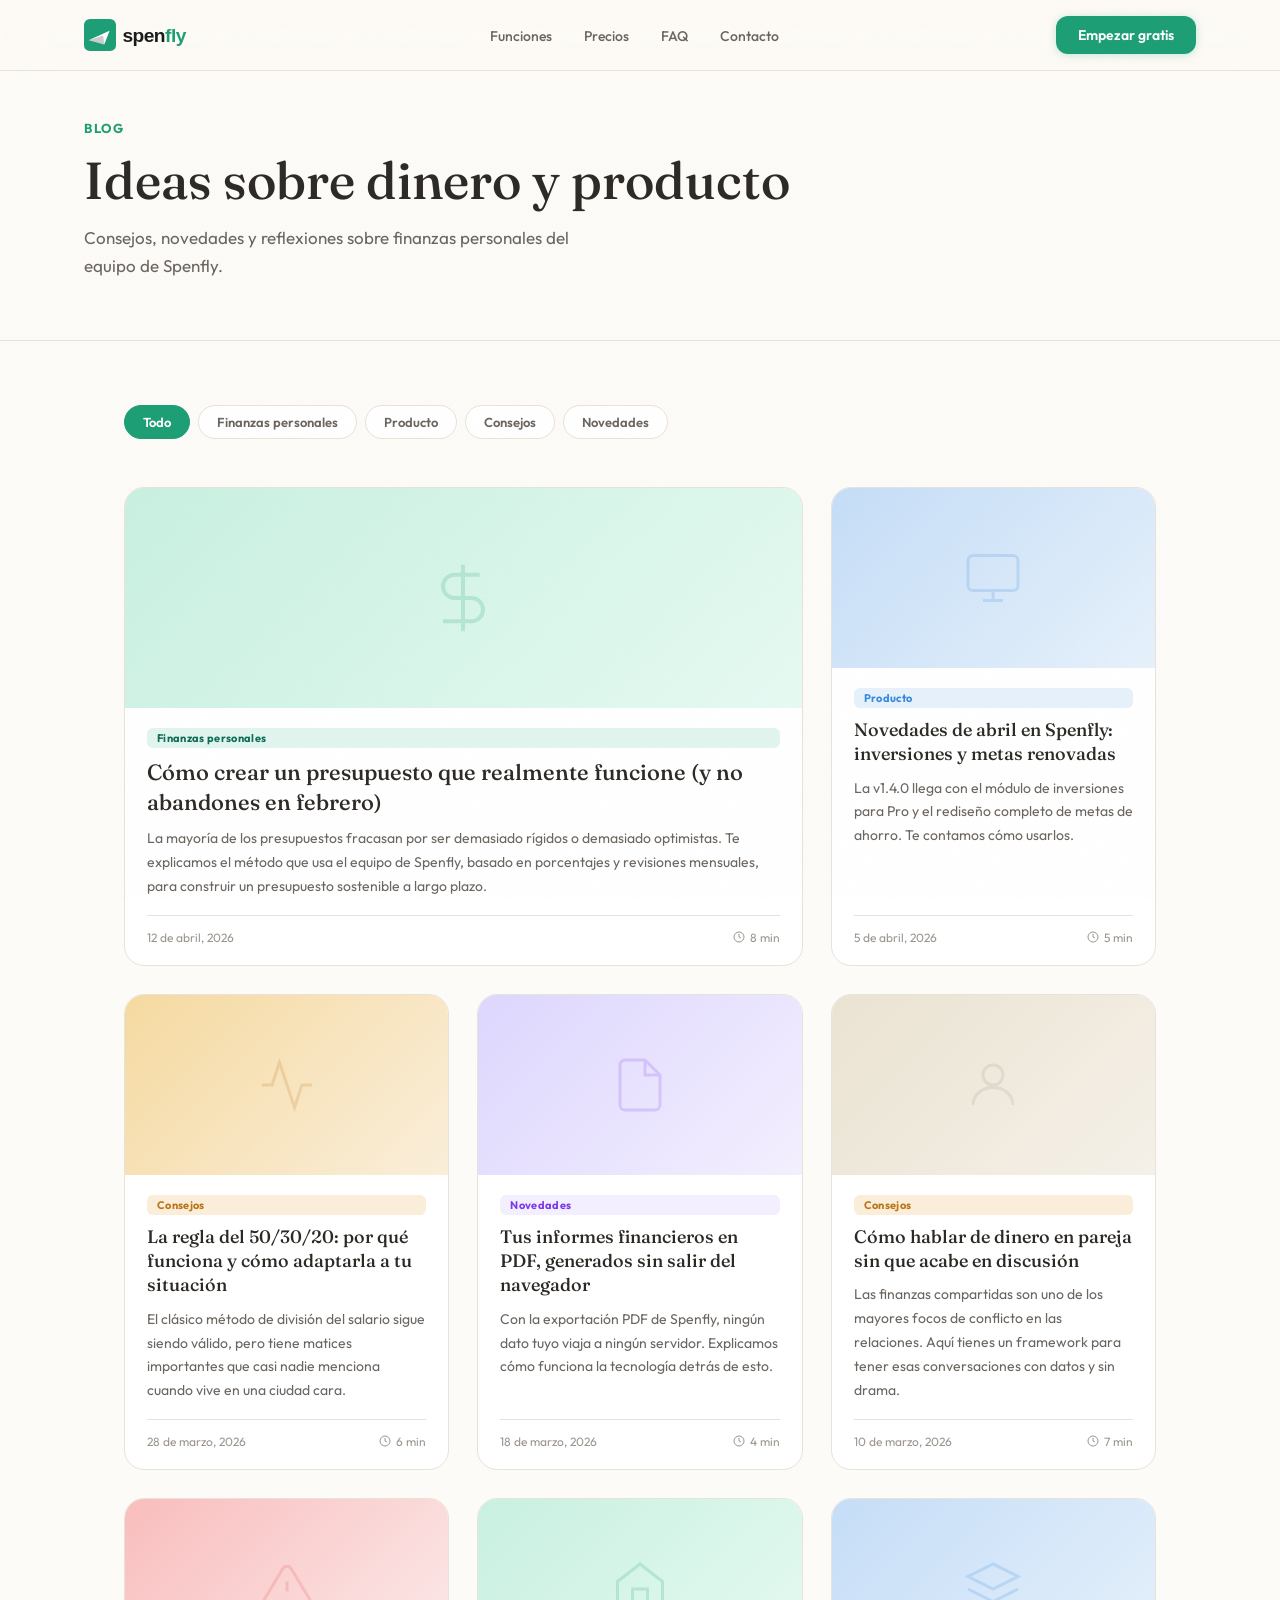
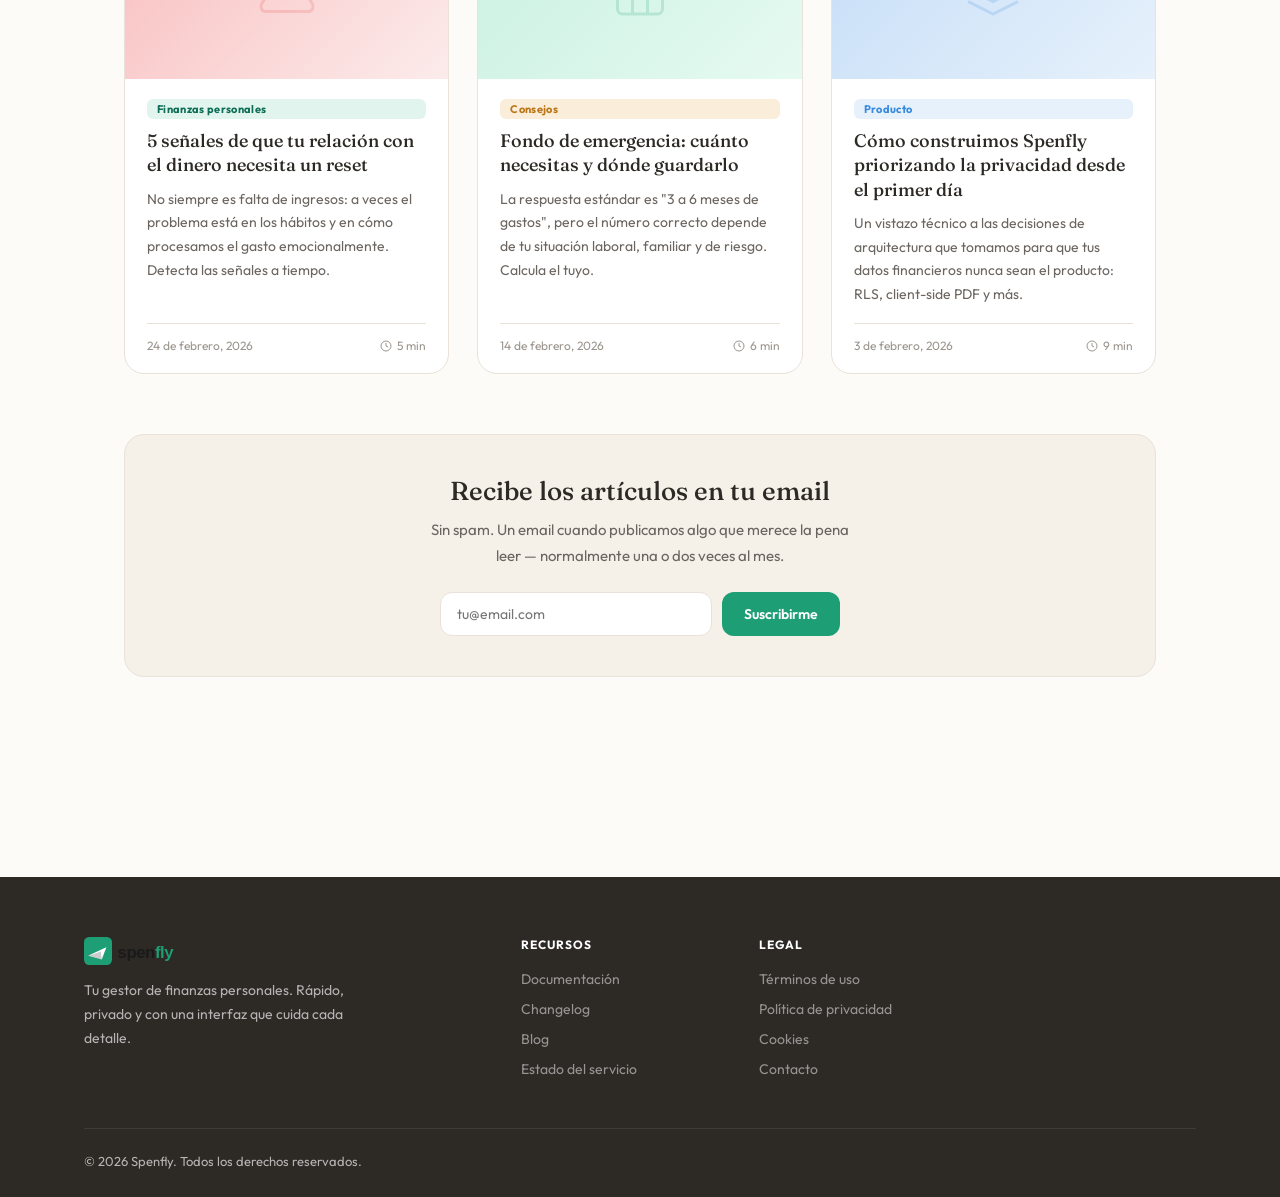
<file: blog.html>
<!DOCTYPE html>
<html lang="es">
<head>
<meta charset="UTF-8">
<meta name="viewport" content="width=device-width, initial-scale=1.0">
<title>Blog — Spenfly</title>
<meta name="description" content="Consejos prácticos, novedades del producto y reflexiones sobre finanzas personales del equipo de Spenfly.">
<link rel="icon" type="image/svg+xml" href="media/logo.svg">
<link rel="preconnect" href="https://fonts.googleapis.com">
<link rel="preconnect" href="https://fonts.gstatic.com" crossorigin>
<link href="https://fonts.googleapis.com/css2?family=Fraunces:ital,opsz,wght@0,9..144,300;0,9..144,500;0,9..144,700;1,9..144,400&family=Outfit:wght@300;400;500;600;700&display=swap" rel="stylesheet">
<link rel="stylesheet" href="styles.css">
<style>
  .page-hero{padding:120px 0 60px;border-bottom:1px solid var(--border)}
  .page-hero .section-label{display:block;margin-bottom:12px}
  .page-hero h1{font-size:clamp(32px,5vw,52px);font-weight:500;margin-bottom:12px}
  .page-hero .subtitle{font-size:17px;color:var(--text-soft);max-width:520px;line-height:1.65}

  .blog-body{max-width:1080px;margin:64px auto;padding:0 24px 100px}

  .filter-bar{display:flex;align-items:center;gap:8px;flex-wrap:wrap;margin-bottom:48px}
  .filter-btn{font-family:'Outfit',sans-serif;font-size:13px;font-weight:600;padding:8px 18px;border-radius:100px;border:1.5px solid var(--border);background:white;color:var(--text-soft);cursor:pointer;text-decoration:none;transition:all 0.2s}
  .filter-btn:hover{border-color:var(--green);color:var(--green-dark)}
  .filter-btn.active{background:var(--green);color:white;border-color:var(--green)}

  .blog-grid{display:grid;grid-template-columns:repeat(3,1fr);gap:28px;margin-bottom:60px}
  @media(max-width:900px){.blog-grid{grid-template-columns:repeat(2,1fr)}}
  @media(max-width:560px){.blog-grid{grid-template-columns:1fr}}

  .blog-card{background:white;border:1.5px solid var(--border);border-radius:20px;overflow:hidden;text-decoration:none;transition:all 0.3s cubic-bezier(0.23,1,0.32,1);display:flex;flex-direction:column}
  .blog-card:hover{border-color:var(--green);box-shadow:0 8px 32px rgba(29,158,117,0.08);transform:translateY(-3px)}
  .blog-card.featured{grid-column:span 2}
  @media(max-width:900px){.blog-card.featured{grid-column:span 1}}

  .blog-card-thumb{height:180px;display:flex;align-items:center;justify-content:center;position:relative;overflow:hidden}
  .blog-card.featured .blog-card-thumb{height:220px}
  .blog-card-thumb svg{opacity:0.18}

  .thumb-green{background:linear-gradient(135deg,#C8F0E0 0%,#E6FAF2 100%)}
  .thumb-blue{background:linear-gradient(135deg,#C5DDF7 0%,#E6F1FB 100%)}
  .thumb-amber{background:linear-gradient(135deg,#F5D9A0 0%,#FAEEDA 100%)}
  .thumb-purple{background:linear-gradient(135deg,#DDD6FE 0%,#F3EFFE 100%)}
  .thumb-sand{background:linear-gradient(135deg,#EAE3D2 0%,#F5F0E8 100%)}
  .thumb-red{background:linear-gradient(135deg,#F9BDBD 0%,#FCEBEB 100%)}

  .blog-card-body{padding:20px 22px;display:flex;flex-direction:column;flex:1}
  .blog-card-cat{display:inline-block;font-family:'Outfit',sans-serif;font-size:11px;font-weight:700;padding:3px 10px;border-radius:6px;margin-bottom:10px;letter-spacing:0.03em}
  .cat-finanzas{background:var(--green-light);color:var(--green-dark)}
  .cat-producto{background:var(--blue-light);color:var(--blue)}
  .cat-consejos{background:var(--amber-light);color:var(--amber)}
  .cat-novedades{background:#F3EFFE;color:#7C3AED}

  .blog-card-title{font-family:'Fraunces',serif;font-size:18px;font-weight:500;color:var(--text);line-height:1.35;margin-bottom:10px}
  .blog-card.featured .blog-card-title{font-size:22px}
  .blog-card-excerpt{font-size:14px;color:var(--text-soft);line-height:1.7;margin-bottom:16px;flex:1}
  .blog-card-meta{display:flex;align-items:center;justify-content:space-between;font-size:12px;color:var(--text-muted);margin-top:auto;padding-top:14px;border-top:1px solid var(--border)}
  .blog-card-meta .read-time{display:flex;align-items:center;gap:5px}

  .blog-cta{background:var(--sand);border:1.5px solid var(--border);border-radius:20px;padding:40px;text-align:center}
  .blog-cta h3{font-family:'Fraunces',serif;font-size:26px;font-weight:500;color:var(--text);margin-bottom:10px}
  .blog-cta p{font-size:15px;color:var(--text-soft);max-width:440px;margin:0 auto 24px;line-height:1.7}
  .newsletter-form{display:flex;gap:10px;max-width:400px;margin:0 auto}
  @media(max-width:500px){.newsletter-form{flex-direction:column}}
  .newsletter-form input{flex:1;font-family:'Outfit',sans-serif;font-size:14px;padding:12px 16px;border:1.5px solid var(--border);border-radius:12px;background:white;color:var(--text);outline:none}
  .newsletter-form input:focus{border-color:var(--green)}
  .newsletter-form button{font-family:'Outfit',sans-serif;font-size:14px;font-weight:600;padding:12px 22px;background:var(--green);color:white;border:none;border-radius:12px;cursor:pointer;white-space:nowrap;transition:background 0.2s}
  .newsletter-form button:hover{background:var(--green-dark)}
</style>
</head>
<body>

<nav id="navbar">
  <div class="container">
    <a href="index.html" class="nav-brand">
      <img src="media/logo_horizontal.svg" alt="Spenfly" height="32" style="display:block;">
    </a>
    <ul class="nav-links">
      <li><a href="index.html#features">Funciones</a></li>
      <li><a href="index.html#pricing">Precios</a></li>
      <li><a href="index.html#faq">FAQ</a></li>
      <li><a href="index.html#contact">Contacto</a></li>
    </ul>
    <a href="https://app.spenfly.com/auth/login" target="_blank" class="btn btn-primary nav-cta nav-cta-desktop">Empezar gratis</a>
    <button class="hamburger" onclick="toggleMenu()" aria-label="Menú"><svg width="24" height="24" viewBox="0 0 24 24" fill="none" stroke="currentColor" stroke-width="2"><path d="M3 12h18M3 6h18M3 18h18"/></svg></button>
  </div>
  <div class="mobile-menu" id="mobileMenu">
    <a href="index.html#features" onclick="closeMenu()">Funciones</a>
    <a href="index.html#pricing" onclick="closeMenu()">Precios</a>
    <a href="index.html#faq" onclick="closeMenu()">FAQ</a>
    <a href="index.html#contact" onclick="closeMenu()">Contacto</a>
    <a href="https://app.spenfly.com/auth/login" target="_blank" class="nav-cta" onclick="closeMenu()">Empezar gratis</a>
  </div>
</nav>

<section class="page-hero">
  <div class="container">
    <span class="section-label">Blog</span>
    <h1>Ideas sobre dinero y producto</h1>
    <p class="subtitle">Consejos, novedades y reflexiones sobre finanzas personales del equipo de Spenfly.</p>
  </div>
</section>

<div class="blog-body">

  <div class="filter-bar">
    <a href="#" class="filter-btn active">Todo</a>
    <a href="#" class="filter-btn">Finanzas personales</a>
    <a href="#" class="filter-btn">Producto</a>
    <a href="#" class="filter-btn">Consejos</a>
    <a href="#" class="filter-btn">Novedades</a>
  </div>

  <div class="blog-grid">

    <!-- Artículo destacado -->
    <a href="#" class="blog-card featured">
      <div class="blog-card-thumb thumb-green">
        <svg width="80" height="80" viewBox="0 0 24 24" fill="none" stroke="var(--green)" stroke-width="1.2"><path d="M12 2v20M17 5H9.5a3.5 3.5 0 0 0 0 7h5a3.5 3.5 0 0 1 0 7H6"/></svg>
      </div>
      <div class="blog-card-body">
        <span class="blog-card-cat cat-finanzas">Finanzas personales</span>
        <div class="blog-card-title">Cómo crear un presupuesto que realmente funcione (y no abandones en febrero)</div>
        <div class="blog-card-excerpt">La mayoría de los presupuestos fracasan por ser demasiado rígidos o demasiado optimistas. Te explicamos el método que usa el equipo de Spenfly, basado en porcentajes y revisiones mensuales, para construir un presupuesto sostenible a largo plazo.</div>
        <div class="blog-card-meta">
          <span>12 de abril, 2026</span>
          <span class="read-time"><svg width="12" height="12" viewBox="0 0 24 24" fill="none" stroke="currentColor" stroke-width="2"><circle cx="12" cy="12" r="10"/><polyline points="12 6 12 12 16 14"/></svg> 8 min</span>
        </div>
      </div>
    </a>

    <!-- Artículo 2 -->
    <a href="#" class="blog-card">
      <div class="blog-card-thumb thumb-blue">
        <svg width="60" height="60" viewBox="0 0 24 24" fill="none" stroke="var(--blue)" stroke-width="1.2"><rect x="2" y="3" width="20" height="14" rx="2"/><path d="M8 21h8M12 17v4"/></svg>
      </div>
      <div class="blog-card-body">
        <span class="blog-card-cat cat-producto">Producto</span>
        <div class="blog-card-title">Novedades de abril en Spenfly: inversiones y metas renovadas</div>
        <div class="blog-card-excerpt">La v1.4.0 llega con el módulo de inversiones para Pro y el rediseño completo de metas de ahorro. Te contamos cómo usarlos.</div>
        <div class="blog-card-meta">
          <span>5 de abril, 2026</span>
          <span class="read-time"><svg width="12" height="12" viewBox="0 0 24 24" fill="none" stroke="currentColor" stroke-width="2"><circle cx="12" cy="12" r="10"/><polyline points="12 6 12 12 16 14"/></svg> 5 min</span>
        </div>
      </div>
    </a>

    <!-- Artículo 3 -->
    <a href="#" class="blog-card">
      <div class="blog-card-thumb thumb-amber">
        <svg width="60" height="60" viewBox="0 0 24 24" fill="none" stroke="var(--amber)" stroke-width="1.2"><polyline points="22 12 18 12 15 21 9 3 6 12 2 12"/></svg>
      </div>
      <div class="blog-card-body">
        <span class="blog-card-cat cat-consejos">Consejos</span>
        <div class="blog-card-title">La regla del 50/30/20: por qué funciona y cómo adaptarla a tu situación</div>
        <div class="blog-card-excerpt">El clásico método de división del salario sigue siendo válido, pero tiene matices importantes que casi nadie menciona cuando vive en una ciudad cara.</div>
        <div class="blog-card-meta">
          <span>28 de marzo, 2026</span>
          <span class="read-time"><svg width="12" height="12" viewBox="0 0 24 24" fill="none" stroke="currentColor" stroke-width="2"><circle cx="12" cy="12" r="10"/><polyline points="12 6 12 12 16 14"/></svg> 6 min</span>
        </div>
      </div>
    </a>

    <!-- Artículo 4 -->
    <a href="#" class="blog-card">
      <div class="blog-card-thumb thumb-purple">
        <svg width="60" height="60" viewBox="0 0 24 24" fill="none" stroke="#7C3AED" stroke-width="1.2"><path d="M14 2H6a2 2 0 0 0-2 2v16a2 2 0 0 0 2 2h12a2 2 0 0 0 2-2V8z"/><polyline points="14 2 14 8 20 8"/></svg>
      </div>
      <div class="blog-card-body">
        <span class="blog-card-cat cat-novedades">Novedades</span>
        <div class="blog-card-title">Tus informes financieros en PDF, generados sin salir del navegador</div>
        <div class="blog-card-excerpt">Con la exportación PDF de Spenfly, ningún dato tuyo viaja a ningún servidor. Explicamos cómo funciona la tecnología detrás de esto.</div>
        <div class="blog-card-meta">
          <span>18 de marzo, 2026</span>
          <span class="read-time"><svg width="12" height="12" viewBox="0 0 24 24" fill="none" stroke="currentColor" stroke-width="2"><circle cx="12" cy="12" r="10"/><polyline points="12 6 12 12 16 14"/></svg> 4 min</span>
        </div>
      </div>
    </a>

    <!-- Artículo 5 -->
    <a href="#" class="blog-card">
      <div class="blog-card-thumb thumb-sand">
        <svg width="60" height="60" viewBox="0 0 24 24" fill="none" stroke="var(--text-muted)" stroke-width="1.2"><circle cx="12" cy="8" r="4"/><path d="M4 20c0-4 3.58-7 8-7s8 3 8 7"/></svg>
      </div>
      <div class="blog-card-body">
        <span class="blog-card-cat cat-consejos">Consejos</span>
        <div class="blog-card-title">Cómo hablar de dinero en pareja sin que acabe en discusión</div>
        <div class="blog-card-excerpt">Las finanzas compartidas son uno de los mayores focos de conflicto en las relaciones. Aquí tienes un framework para tener esas conversaciones con datos y sin drama.</div>
        <div class="blog-card-meta">
          <span>10 de marzo, 2026</span>
          <span class="read-time"><svg width="12" height="12" viewBox="0 0 24 24" fill="none" stroke="currentColor" stroke-width="2"><circle cx="12" cy="12" r="10"/><polyline points="12 6 12 12 16 14"/></svg> 7 min</span>
        </div>
      </div>
    </a>

    <!-- Artículo 6 -->
    <a href="#" class="blog-card">
      <div class="blog-card-thumb thumb-red">
        <svg width="60" height="60" viewBox="0 0 24 24" fill="none" stroke="var(--red)" stroke-width="1.2"><path d="M10.29 3.86L1.82 18a2 2 0 0 0 1.71 3h16.94a2 2 0 0 0 1.71-3L13.71 3.86a2 2 0 0 0-3.42 0z"/><line x1="12" y1="9" x2="12" y2="13"/><line x1="12" y1="17" x2="12.01" y2="17"/></svg>
      </div>
      <div class="blog-card-body">
        <span class="blog-card-cat cat-finanzas">Finanzas personales</span>
        <div class="blog-card-title">5 señales de que tu relación con el dinero necesita un reset</div>
        <div class="blog-card-excerpt">No siempre es falta de ingresos: a veces el problema está en los hábitos y en cómo procesamos el gasto emocionalmente. Detecta las señales a tiempo.</div>
        <div class="blog-card-meta">
          <span>24 de febrero, 2026</span>
          <span class="read-time"><svg width="12" height="12" viewBox="0 0 24 24" fill="none" stroke="currentColor" stroke-width="2"><circle cx="12" cy="12" r="10"/><polyline points="12 6 12 12 16 14"/></svg> 5 min</span>
        </div>
      </div>
    </a>

    <!-- Artículo 7 -->
    <a href="#" class="blog-card">
      <div class="blog-card-thumb thumb-green">
        <svg width="60" height="60" viewBox="0 0 24 24" fill="none" stroke="var(--green)" stroke-width="1.2"><path d="M3 9l9-7 9 7v11a2 2 0 0 1-2 2H5a2 2 0 0 1-2-2z"/><polyline points="9 22 9 12 15 12 15 22"/></svg>
      </div>
      <div class="blog-card-body">
        <span class="blog-card-cat cat-consejos">Consejos</span>
        <div class="blog-card-title">Fondo de emergencia: cuánto necesitas y dónde guardarlo</div>
        <div class="blog-card-excerpt">La respuesta estándar es "3 a 6 meses de gastos", pero el número correcto depende de tu situación laboral, familiar y de riesgo. Calcula el tuyo.</div>
        <div class="blog-card-meta">
          <span>14 de febrero, 2026</span>
          <span class="read-time"><svg width="12" height="12" viewBox="0 0 24 24" fill="none" stroke="currentColor" stroke-width="2"><circle cx="12" cy="12" r="10"/><polyline points="12 6 12 12 16 14"/></svg> 6 min</span>
        </div>
      </div>
    </a>

    <!-- Artículo 8 -->
    <a href="#" class="blog-card">
      <div class="blog-card-thumb thumb-blue">
        <svg width="60" height="60" viewBox="0 0 24 24" fill="none" stroke="var(--blue)" stroke-width="1.2"><path d="M12 2L2 7l10 5 10-5-10-5z"/><path d="M2 17l10 5 10-5"/><path d="M2 12l10 5 10-5"/></svg>
      </div>
      <div class="blog-card-body">
        <span class="blog-card-cat cat-producto">Producto</span>
        <div class="blog-card-title">Cómo construimos Spenfly priorizando la privacidad desde el primer día</div>
        <div class="blog-card-excerpt">Un vistazo técnico a las decisiones de arquitectura que tomamos para que tus datos financieros nunca sean el producto: RLS, client-side PDF y más.</div>
        <div class="blog-card-meta">
          <span>3 de febrero, 2026</span>
          <span class="read-time"><svg width="12" height="12" viewBox="0 0 24 24" fill="none" stroke="currentColor" stroke-width="2"><circle cx="12" cy="12" r="10"/><polyline points="12 6 12 12 16 14"/></svg> 9 min</span>
        </div>
      </div>
    </a>

  </div>

  <div class="blog-cta">
    <h3>Recibe los artículos en tu email</h3>
    <p>Sin spam. Un email cuando publicamos algo que merece la pena leer — normalmente una o dos veces al mes.</p>
    <form class="newsletter-form" onsubmit="return false;">
      <input type="email" placeholder="tu@email.com" autocomplete="email">
      <button type="submit">Suscribirme</button>
    </form>
  </div>

</div>

<footer>
  <div class="container">
    <div class="footer-grid">
      <div>
        <div class="footer-brand">
          <img src="media/logo_horizontal.svg" alt="Spenfly" height="28" style="display:block;">
        </div>
        <p>Tu gestor de finanzas personales. Rápido, privado y con una interfaz que cuida cada detalle.</p>
      </div>
      <div><h4>Recursos</h4><ul><li><a href="docs.html">Documentación</a></li><li><a href="changelog.html">Changelog</a></li><li><a href="blog.html">Blog</a></li><li><a href="status.html">Estado del servicio</a></li></ul></div>
      <div><h4>Legal</h4><ul><li><a href="terminos.html">Términos de uso</a></li><li><a href="privacidad.html">Política de privacidad</a></li><li><a href="cookies.html">Cookies</a></li><li><a href="index.html#contact">Contacto</a></li></ul></div>
    </div>
    <div class="footer-bottom"><span>© 2026 Spenfly. Todos los derechos reservados.</span></div>
  </div>
</footer>

<script>
const nav=document.getElementById('navbar');
window.addEventListener('scroll',()=>nav.classList.toggle('scrolled',window.scrollY>40));
function toggleMenu(){document.getElementById('mobileMenu').classList.toggle('open')}
function closeMenu(){document.getElementById('mobileMenu').classList.remove('open')}
</script>
</body>
</html>
</file>
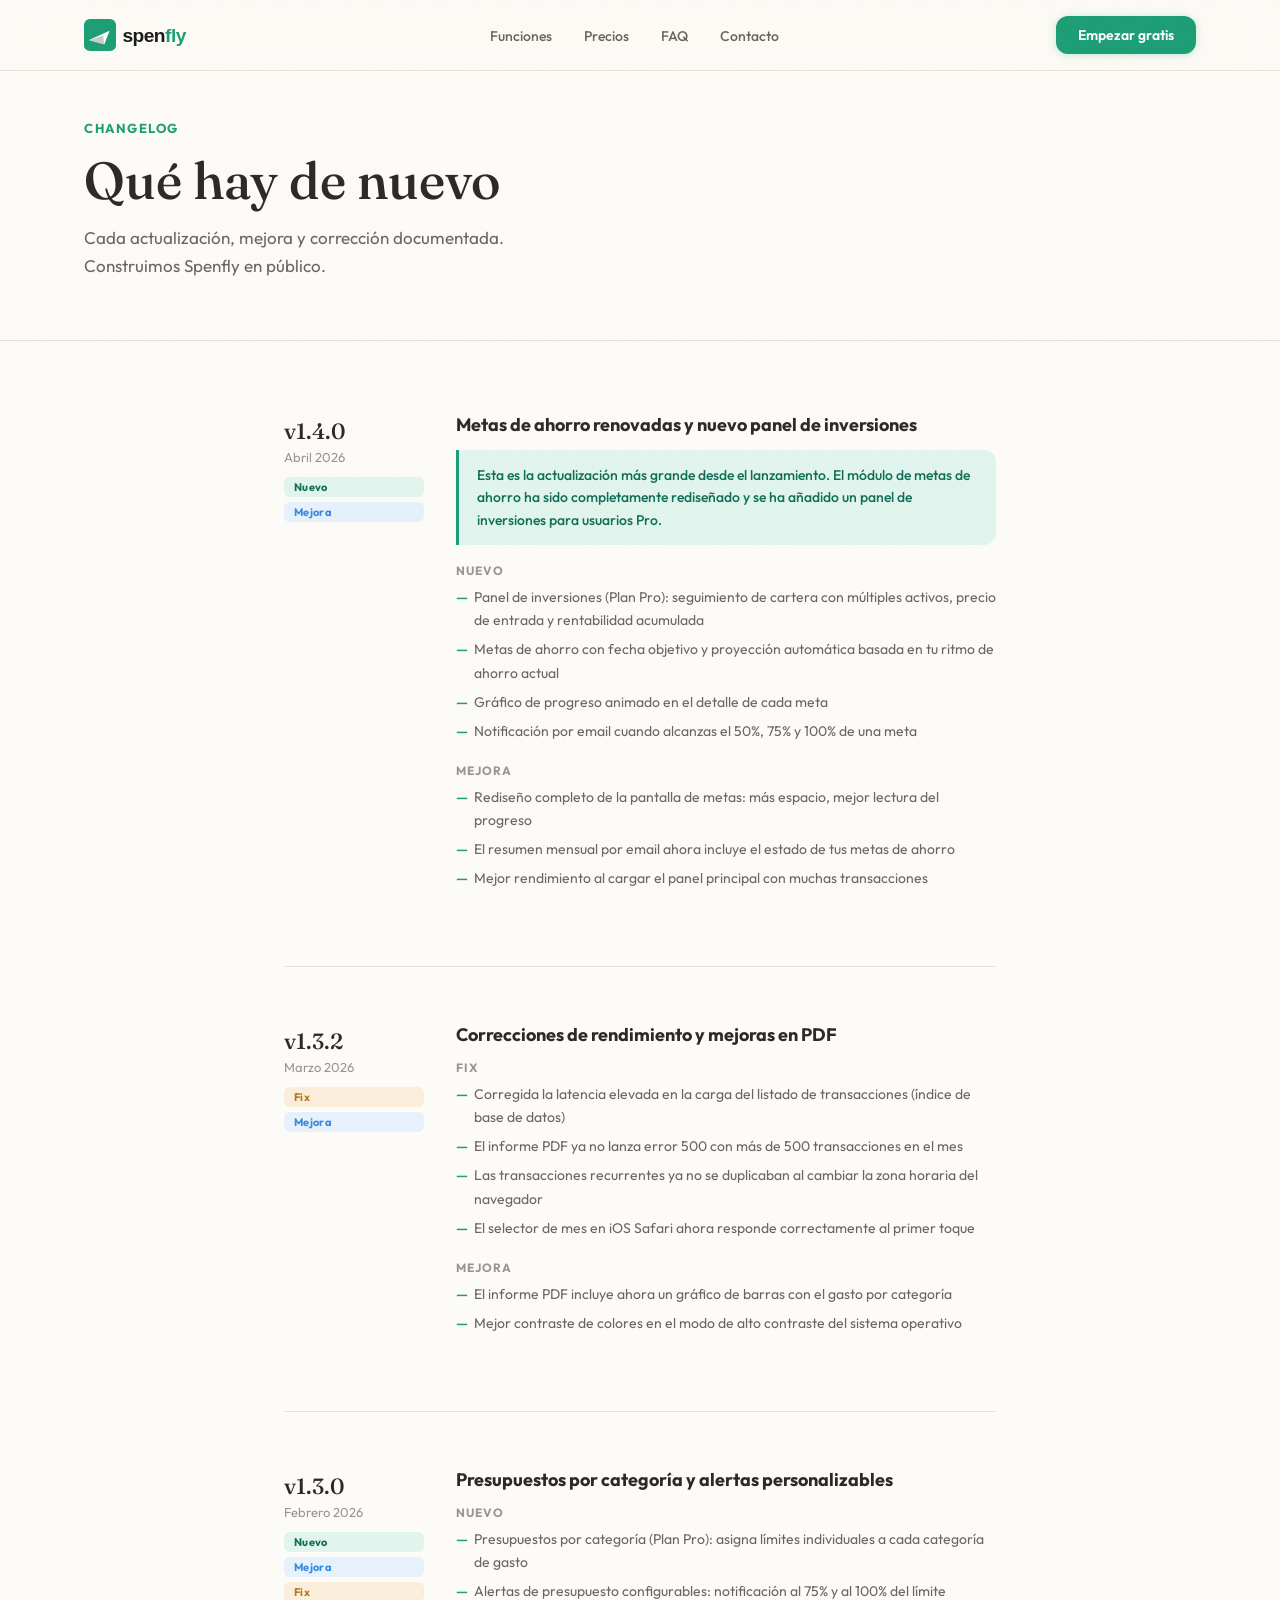
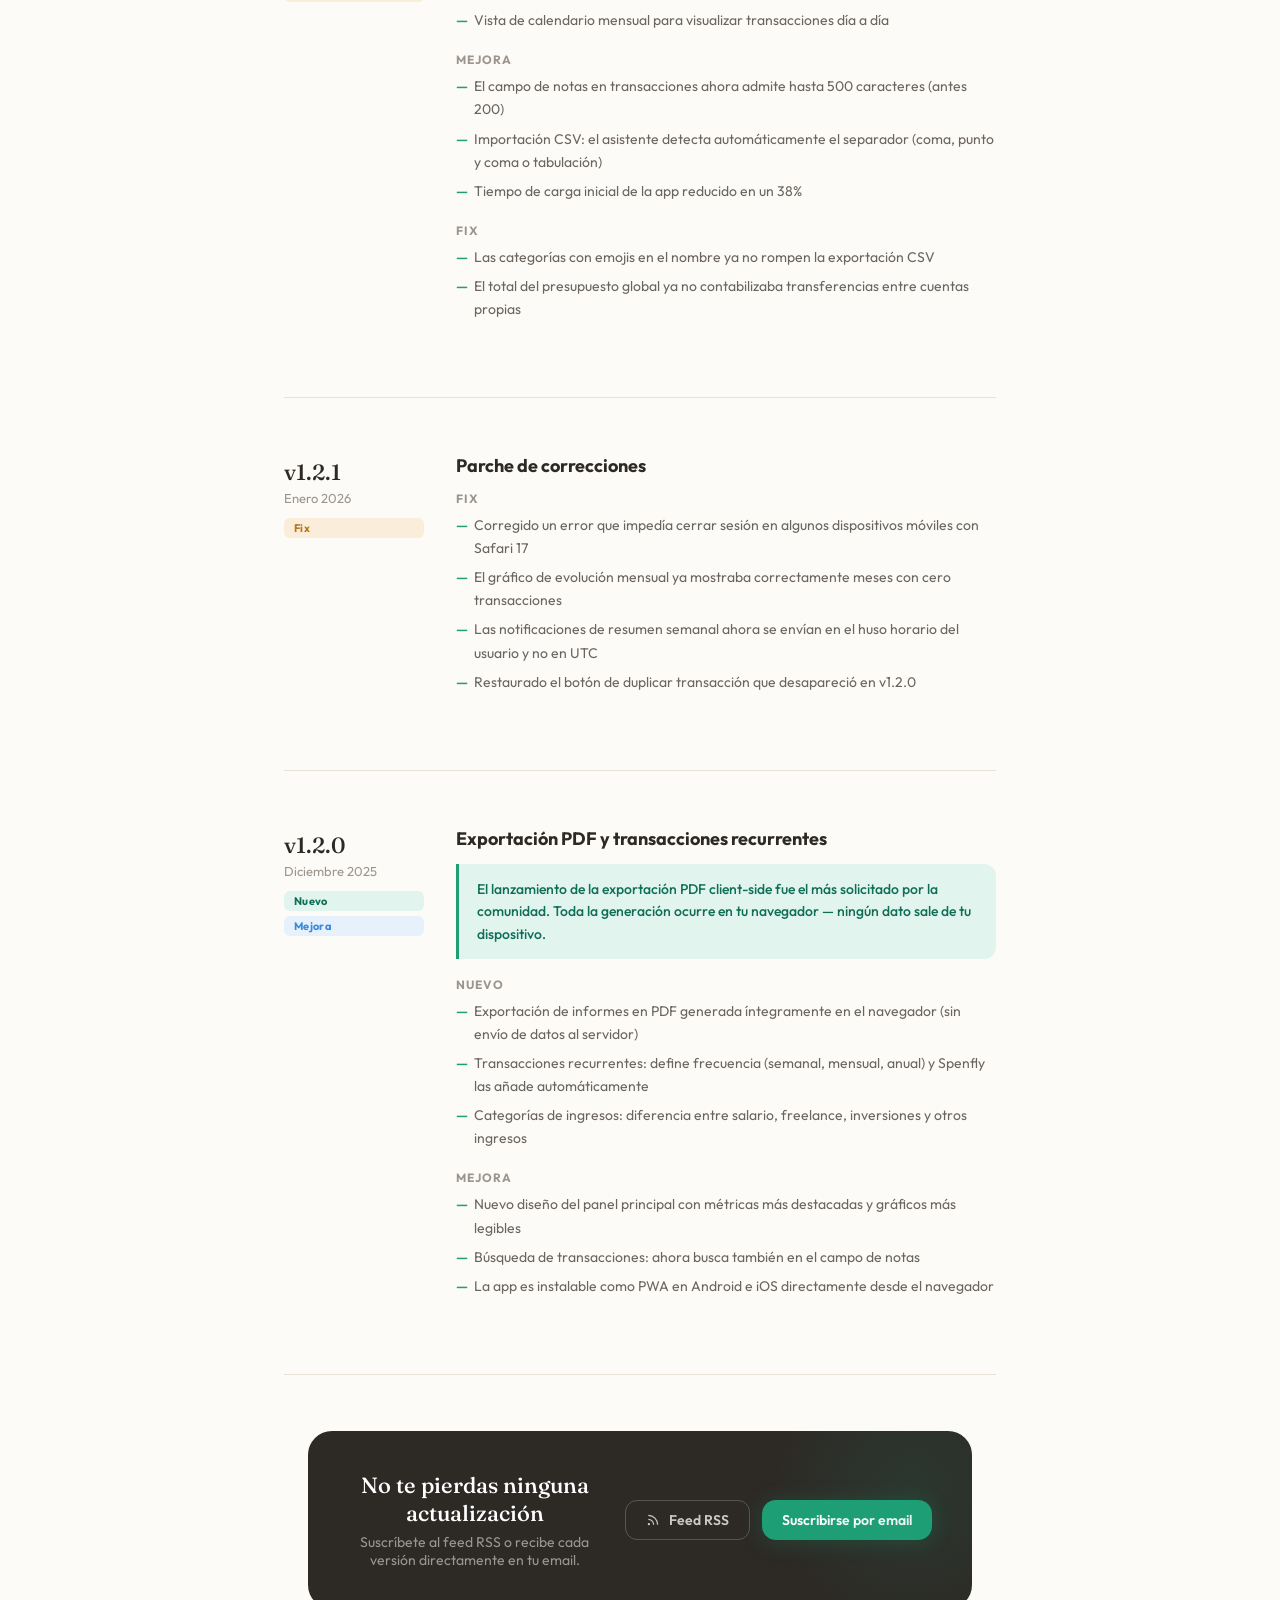
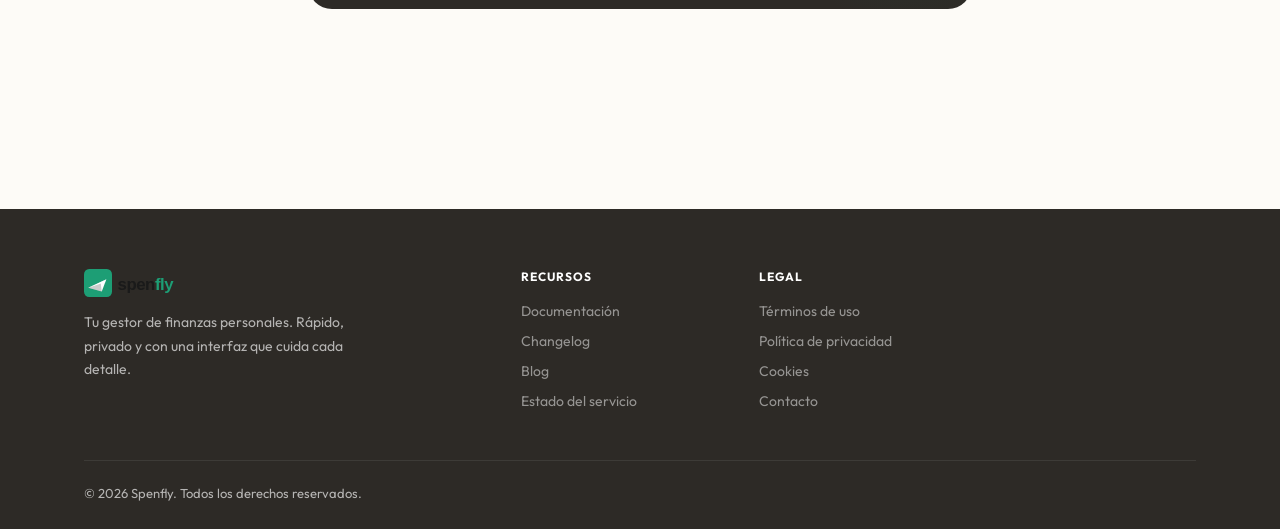
<file: changelog.html>
<!DOCTYPE html>
<html lang="es">
<head>
<meta charset="UTF-8">
<meta name="viewport" content="width=device-width, initial-scale=1.0">
<title>Changelog — Spenfly</title>
<meta name="description" content="Todas las actualizaciones, mejoras y correcciones de Spenfly. Mantente al día con cada nueva versión.">
<link rel="icon" type="image/svg+xml" href="media/logo.svg">
<link rel="preconnect" href="https://fonts.googleapis.com">
<link rel="preconnect" href="https://fonts.gstatic.com" crossorigin>
<link href="https://fonts.googleapis.com/css2?family=Fraunces:ital,opsz,wght@0,9..144,300;0,9..144,500;0,9..144,700;1,9..144,400&family=Outfit:wght@300;400;500;600;700&display=swap" rel="stylesheet">
<link rel="stylesheet" href="styles.css">
<style>
  .page-hero{padding:120px 0 60px;border-bottom:1px solid var(--border)}
  .page-hero .section-label{display:block;margin-bottom:12px}
  .page-hero h1{font-size:clamp(32px,5vw,52px);font-weight:500;margin-bottom:12px}
  .page-hero .subtitle{font-size:17px;color:var(--text-soft);max-width:480px;line-height:1.65}

  .changelog-body{max-width:760px;margin:72px auto;padding:0 24px 100px}

  .version-entry{display:grid;grid-template-columns:140px 1fr;gap:32px;margin-bottom:56px;padding-bottom:56px;border-bottom:1px solid var(--border)}
  .version-entry:last-of-type{border-bottom:none}
  @media(max-width:600px){.version-entry{grid-template-columns:1fr;gap:12px}}

  .version-meta{padding-top:4px}
  .version-number{font-family:'Fraunces',serif;font-size:22px;font-weight:500;color:var(--text);margin-bottom:4px}
  .version-date{font-size:13px;color:var(--text-muted);margin-bottom:12px}
  .version-tags{display:flex;flex-direction:column;gap:5px}
  @media(max-width:600px){.version-tags{flex-direction:row;flex-wrap:wrap}}

  .tag{display:inline-block;font-family:'Outfit',sans-serif;font-size:11px;font-weight:700;padding:3px 10px;border-radius:6px;letter-spacing:0.03em}
  .tag-new{background:var(--green-light);color:var(--green-dark)}
  .tag-improvement{background:var(--blue-light);color:var(--blue)}
  .tag-fix{background:var(--amber-light);color:var(--amber)}
  .tag-breaking{background:var(--red-light);color:var(--red)}

  .version-content h2{font-family:'Outfit',sans-serif;font-size:18px;font-weight:700;color:var(--text);margin-bottom:14px}
  .version-content p{font-size:15px;color:var(--text-soft);line-height:1.75;margin-bottom:16px}

  .change-group{margin-bottom:20px}
  .change-group-title{font-family:'Outfit',sans-serif;font-size:12px;font-weight:700;letter-spacing:0.08em;text-transform:uppercase;color:var(--text-muted);margin-bottom:8px}
  .change-list{list-style:none;display:flex;flex-direction:column;gap:6px}
  .change-list li{font-size:14px;line-height:1.65;color:var(--text-soft);padding-left:18px;position:relative}
  .change-list li::before{content:'—';position:absolute;left:0;color:var(--green);font-weight:600}

  .version-highlight{background:var(--green-light);border-left:3px solid var(--green);border-radius:0 12px 12px 0;padding:14px 18px;margin-bottom:18px}
  .version-highlight p{margin:0;font-size:14px;color:var(--green-dark);font-weight:500;line-height:1.6}

  .cta-banner{background:var(--text);border-radius:24px;padding:40px 40px;display:flex;align-items:center;justify-content:space-between;gap:24px}
  @media(max-width:600px){.cta-banner{flex-direction:column;align-items:flex-start;padding:28px 24px}}
  .cta-banner h3{font-family:'Fraunces',serif;font-size:22px;font-weight:500;color:white;margin-bottom:6px}
  .cta-banner p{font-size:14px;color:rgba(255,255,255,0.6);margin:0}
  .cta-banner-actions{display:flex;gap:12px;flex-shrink:0;flex-wrap:wrap}
  .btn-dark-ghost{font-family:'Outfit',sans-serif;font-size:14px;font-weight:600;padding:10px 20px;border-radius:12px;border:1.5px solid rgba(255,255,255,0.2);color:rgba(255,255,255,0.75);text-decoration:none;transition:all 0.2s;white-space:nowrap}
  .btn-dark-ghost:hover{border-color:rgba(255,255,255,0.5);color:white}
</style>
</head>
<body>

<nav id="navbar">
  <div class="container">
    <a href="index.html" class="nav-brand">
      <img src="media/logo_horizontal.svg" alt="Spenfly" height="32" style="display:block;">
    </a>
    <ul class="nav-links">
      <li><a href="index.html#features">Funciones</a></li>
      <li><a href="index.html#pricing">Precios</a></li>
      <li><a href="index.html#faq">FAQ</a></li>
      <li><a href="index.html#contact">Contacto</a></li>
    </ul>
    <a href="https://app.spenfly.com/auth/login" target="_blank" class="btn btn-primary nav-cta nav-cta-desktop">Empezar gratis</a>
    <button class="hamburger" onclick="toggleMenu()" aria-label="Menú"><svg width="24" height="24" viewBox="0 0 24 24" fill="none" stroke="currentColor" stroke-width="2"><path d="M3 12h18M3 6h18M3 18h18"/></svg></button>
  </div>
  <div class="mobile-menu" id="mobileMenu">
    <a href="index.html#features" onclick="closeMenu()">Funciones</a>
    <a href="index.html#pricing" onclick="closeMenu()">Precios</a>
    <a href="index.html#faq" onclick="closeMenu()">FAQ</a>
    <a href="index.html#contact" onclick="closeMenu()">Contacto</a>
    <a href="https://app.spenfly.com/auth/login" target="_blank" class="nav-cta" onclick="closeMenu()">Empezar gratis</a>
  </div>
</nav>

<section class="page-hero">
  <div class="container">
    <span class="section-label">Changelog</span>
    <h1>Qué hay de nuevo</h1>
    <p class="subtitle">Cada actualización, mejora y corrección documentada. Construimos Spenfly en público.</p>
  </div>
</section>

<div class="changelog-body">

  <!-- v1.4.0 -->
  <div class="version-entry">
    <div class="version-meta">
      <div class="version-number">v1.4.0</div>
      <div class="version-date">Abril 2026</div>
      <div class="version-tags">
        <span class="tag tag-new">Nuevo</span>
        <span class="tag tag-improvement">Mejora</span>
      </div>
    </div>
    <div class="version-content">
      <h2>Metas de ahorro renovadas y nuevo panel de inversiones</h2>
      <div class="version-highlight">
        <p>Esta es la actualización más grande desde el lanzamiento. El módulo de metas de ahorro ha sido completamente rediseñado y se ha añadido un panel de inversiones para usuarios Pro.</p>
      </div>
      <div class="change-group">
        <div class="change-group-title">Nuevo</div>
        <ul class="change-list">
          <li>Panel de inversiones (Plan Pro): seguimiento de cartera con múltiples activos, precio de entrada y rentabilidad acumulada</li>
          <li>Metas de ahorro con fecha objetivo y proyección automática basada en tu ritmo de ahorro actual</li>
          <li>Gráfico de progreso animado en el detalle de cada meta</li>
          <li>Notificación por email cuando alcanzas el 50%, 75% y 100% de una meta</li>
        </ul>
      </div>
      <div class="change-group">
        <div class="change-group-title">Mejora</div>
        <ul class="change-list">
          <li>Rediseño completo de la pantalla de metas: más espacio, mejor lectura del progreso</li>
          <li>El resumen mensual por email ahora incluye el estado de tus metas de ahorro</li>
          <li>Mejor rendimiento al cargar el panel principal con muchas transacciones</li>
        </ul>
      </div>
    </div>
  </div>

  <!-- v1.3.2 -->
  <div class="version-entry">
    <div class="version-meta">
      <div class="version-number">v1.3.2</div>
      <div class="version-date">Marzo 2026</div>
      <div class="version-tags">
        <span class="tag tag-fix">Fix</span>
        <span class="tag tag-improvement">Mejora</span>
      </div>
    </div>
    <div class="version-content">
      <h2>Correcciones de rendimiento y mejoras en PDF</h2>
      <div class="change-group">
        <div class="change-group-title">Fix</div>
        <ul class="change-list">
          <li>Corregida la latencia elevada en la carga del listado de transacciones (índice de base de datos)</li>
          <li>El informe PDF ya no lanza error 500 con más de 500 transacciones en el mes</li>
          <li>Las transacciones recurrentes ya no se duplicaban al cambiar la zona horaria del navegador</li>
          <li>El selector de mes en iOS Safari ahora responde correctamente al primer toque</li>
        </ul>
      </div>
      <div class="change-group">
        <div class="change-group-title">Mejora</div>
        <ul class="change-list">
          <li>El informe PDF incluye ahora un gráfico de barras con el gasto por categoría</li>
          <li>Mejor contraste de colores en el modo de alto contraste del sistema operativo</li>
        </ul>
      </div>
    </div>
  </div>

  <!-- v1.3.0 -->
  <div class="version-entry">
    <div class="version-meta">
      <div class="version-number">v1.3.0</div>
      <div class="version-date">Febrero 2026</div>
      <div class="version-tags">
        <span class="tag tag-new">Nuevo</span>
        <span class="tag tag-improvement">Mejora</span>
        <span class="tag tag-fix">Fix</span>
      </div>
    </div>
    <div class="version-content">
      <h2>Presupuestos por categoría y alertas personalizables</h2>
      <div class="change-group">
        <div class="change-group-title">Nuevo</div>
        <ul class="change-list">
          <li>Presupuestos por categoría (Plan Pro): asigna límites individuales a cada categoría de gasto</li>
          <li>Alertas de presupuesto configurables: notificación al 75% y al 100% del límite</li>
          <li>Vista de calendario mensual para visualizar transacciones día a día</li>
        </ul>
      </div>
      <div class="change-group">
        <div class="change-group-title">Mejora</div>
        <ul class="change-list">
          <li>El campo de notas en transacciones ahora admite hasta 500 caracteres (antes 200)</li>
          <li>Importación CSV: el asistente detecta automáticamente el separador (coma, punto y coma o tabulación)</li>
          <li>Tiempo de carga inicial de la app reducido en un 38%</li>
        </ul>
      </div>
      <div class="change-group">
        <div class="change-group-title">Fix</div>
        <ul class="change-list">
          <li>Las categorías con emojis en el nombre ya no rompen la exportación CSV</li>
          <li>El total del presupuesto global ya no contabilizaba transferencias entre cuentas propias</li>
        </ul>
      </div>
    </div>
  </div>

  <!-- v1.2.1 -->
  <div class="version-entry">
    <div class="version-meta">
      <div class="version-number">v1.2.1</div>
      <div class="version-date">Enero 2026</div>
      <div class="version-tags">
        <span class="tag tag-fix">Fix</span>
      </div>
    </div>
    <div class="version-content">
      <h2>Parche de correcciones</h2>
      <div class="change-group">
        <div class="change-group-title">Fix</div>
        <ul class="change-list">
          <li>Corregido un error que impedía cerrar sesión en algunos dispositivos móviles con Safari 17</li>
          <li>El gráfico de evolución mensual ya mostraba correctamente meses con cero transacciones</li>
          <li>Las notificaciones de resumen semanal ahora se envían en el huso horario del usuario y no en UTC</li>
          <li>Restaurado el botón de duplicar transacción que desapareció en v1.2.0</li>
        </ul>
      </div>
    </div>
  </div>

  <!-- v1.2.0 -->
  <div class="version-entry">
    <div class="version-meta">
      <div class="version-number">v1.2.0</div>
      <div class="version-date">Diciembre 2025</div>
      <div class="version-tags">
        <span class="tag tag-new">Nuevo</span>
        <span class="tag tag-improvement">Mejora</span>
      </div>
    </div>
    <div class="version-content">
      <h2>Exportación PDF y transacciones recurrentes</h2>
      <div class="version-highlight">
        <p>El lanzamiento de la exportación PDF client-side fue el más solicitado por la comunidad. Toda la generación ocurre en tu navegador — ningún dato sale de tu dispositivo.</p>
      </div>
      <div class="change-group">
        <div class="change-group-title">Nuevo</div>
        <ul class="change-list">
          <li>Exportación de informes en PDF generada íntegramente en el navegador (sin envío de datos al servidor)</li>
          <li>Transacciones recurrentes: define frecuencia (semanal, mensual, anual) y Spenfly las añade automáticamente</li>
          <li>Categorías de ingresos: diferencia entre salario, freelance, inversiones y otros ingresos</li>
        </ul>
      </div>
      <div class="change-group">
        <div class="change-group-title">Mejora</div>
        <ul class="change-list">
          <li>Nuevo diseño del panel principal con métricas más destacadas y gráficos más legibles</li>
          <li>Búsqueda de transacciones: ahora busca también en el campo de notas</li>
          <li>La app es instalable como PWA en Android e iOS directamente desde el navegador</li>
        </ul>
      </div>
    </div>
  </div>

  <div class="cta-banner">
    <div>
      <h3>No te pierdas ninguna actualización</h3>
      <p>Suscríbete al feed RSS o recibe cada versión directamente en tu email.</p>
    </div>
    <div class="cta-banner-actions">
      <a href="#" class="btn-dark-ghost">
        <svg width="14" height="14" viewBox="0 0 24 24" fill="none" stroke="currentColor" stroke-width="2" style="display:inline;vertical-align:-2px;margin-right:6px"><path d="M4 11a9 9 0 0 1 9 9"/><path d="M4 4a16 16 0 0 1 16 16"/><circle cx="5" cy="19" r="1"/></svg>
        Feed RSS
      </a>
      <a href="index.html#contact" class="btn btn-primary" style="font-size:14px;padding:10px 20px">Suscribirse por email</a>
    </div>
  </div>

</div>

<footer>
  <div class="container">
    <div class="footer-grid">
      <div>
        <div class="footer-brand">
          <img src="media/logo_horizontal.svg" alt="Spenfly" height="28" style="display:block;">
        </div>
        <p>Tu gestor de finanzas personales. Rápido, privado y con una interfaz que cuida cada detalle.</p>
      </div>
      <div><h4>Recursos</h4><ul><li><a href="docs.html">Documentación</a></li><li><a href="changelog.html">Changelog</a></li><li><a href="blog.html">Blog</a></li><li><a href="status.html">Estado del servicio</a></li></ul></div>
      <div><h4>Legal</h4><ul><li><a href="terminos.html">Términos de uso</a></li><li><a href="privacidad.html">Política de privacidad</a></li><li><a href="cookies.html">Cookies</a></li><li><a href="index.html#contact">Contacto</a></li></ul></div>
    </div>
    <div class="footer-bottom"><span>© 2026 Spenfly. Todos los derechos reservados.</span></div>
  </div>
</footer>

<script>
const nav=document.getElementById('navbar');
window.addEventListener('scroll',()=>nav.classList.toggle('scrolled',window.scrollY>40));
function toggleMenu(){document.getElementById('mobileMenu').classList.toggle('open')}
function closeMenu(){document.getElementById('mobileMenu').classList.remove('open')}
</script>
</body>
</html>
</file>
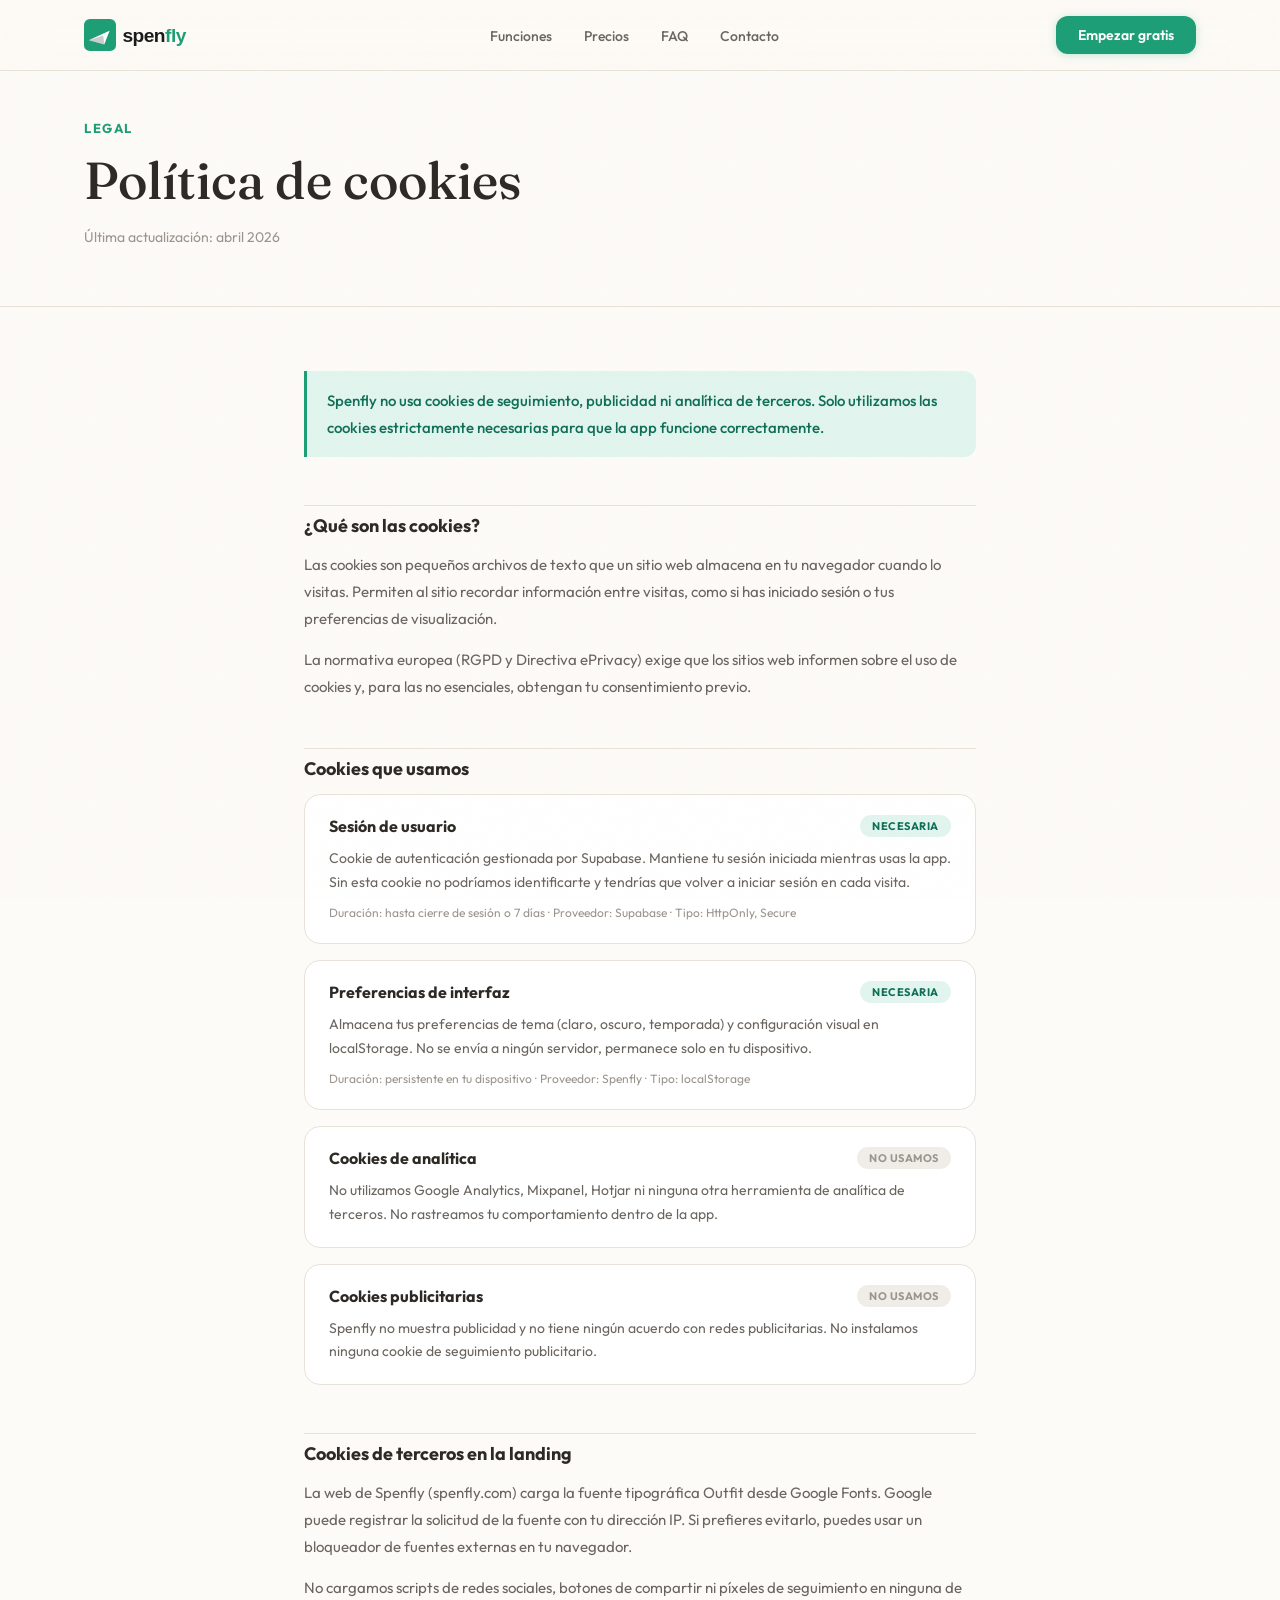
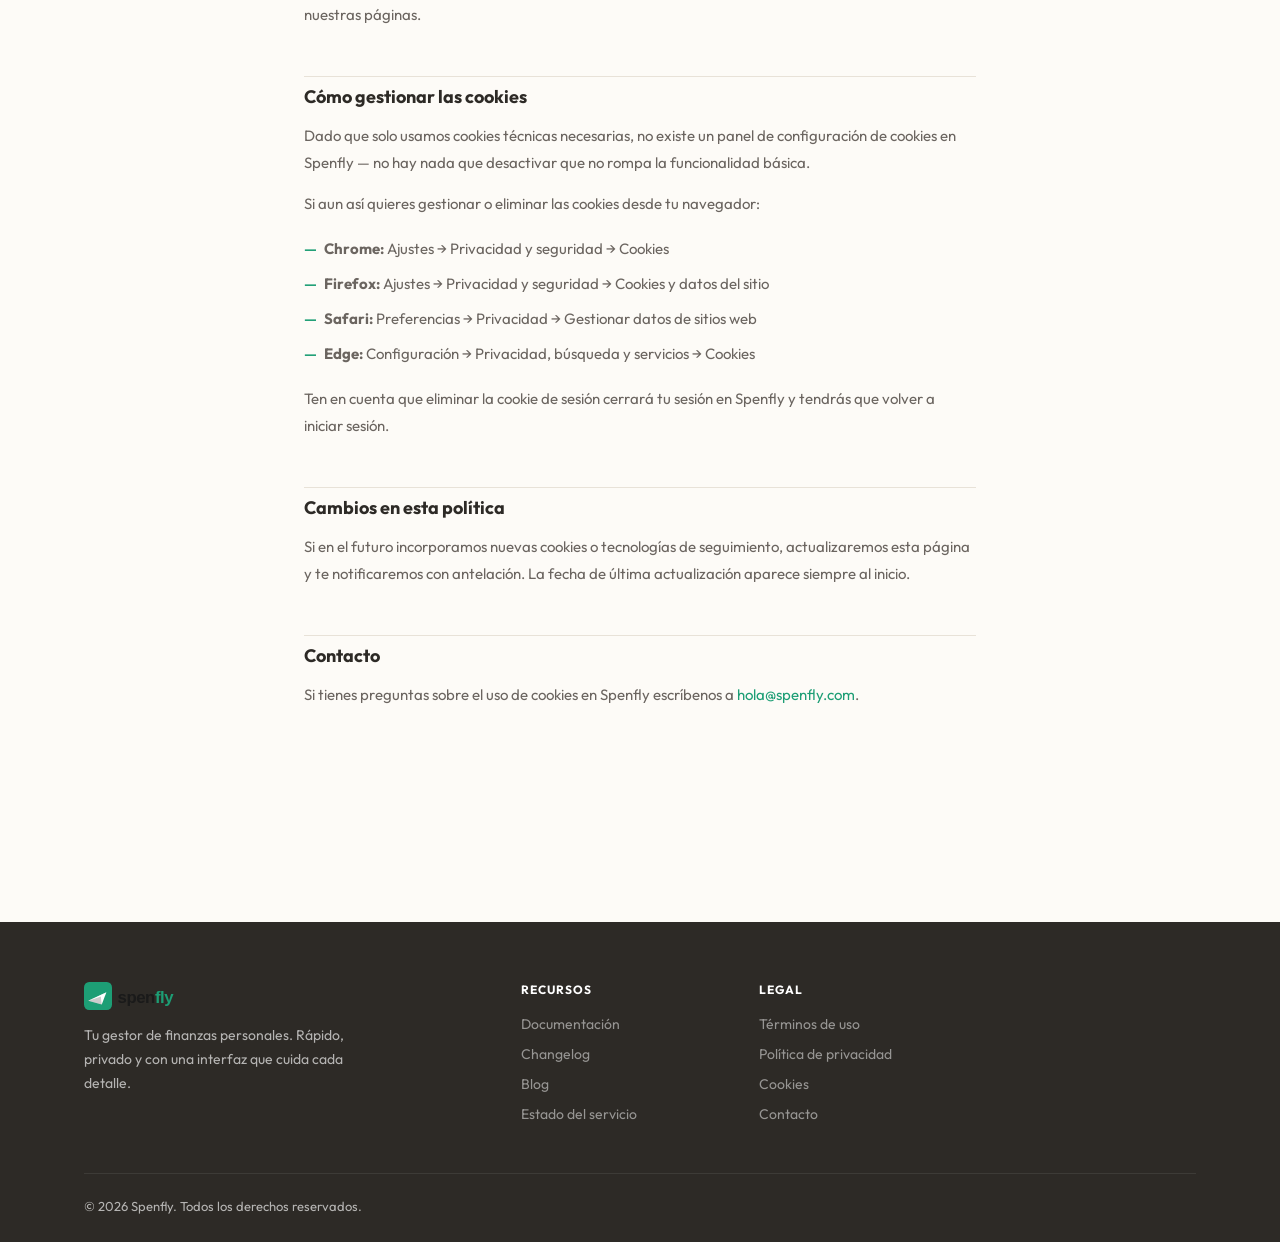
<file: cookies.html>
<!DOCTYPE html>
<html lang="es">
<head>
<meta charset="UTF-8">
<meta name="viewport" content="width=device-width, initial-scale=1.0">
<title>Política de cookies — Spenfly</title>
<link rel="icon" type="image/svg+xml" href="data:image/svg+xml,%3Csvg xmlns='http://www.w3.org/2000/svg' viewBox='0 0 32 32'%3E%3Crect width='32' height='32' rx='9' fill='%231D9E75'/%3E%3Cpath d='M8 21 L22 10 L18 23 Z' fill='white'/%3E%3Cpath d='M22 10 L18 23 L19.5 16.5 Z' fill='rgba(0,0,0,0.18)'/%3E%3Cpath d='M8 21 L19.5 16.5 L22 10 Z' fill='rgba(255,255,255,0.45)'/%3E%3C/svg%3E">
<link rel="preconnect" href="https://fonts.googleapis.com">
<link rel="preconnect" href="https://fonts.gstatic.com" crossorigin>
<link href="https://fonts.googleapis.com/css2?family=Fraunces:ital,opsz,wght@0,9..144,300;0,9..144,500;0,9..144,700;1,9..144,400&family=Outfit:wght@300;400;500;600;700&display=swap" rel="stylesheet">
<link rel="stylesheet" href="styles.css">
<style>
  .legal-hero{padding:120px 0 60px;border-bottom:1px solid var(--border)}
  .legal-hero .section-label{display:block;margin-bottom:12px}
  .legal-hero h1{font-size:clamp(32px,5vw,52px);font-weight:500;margin-bottom:16px}
  .legal-hero .meta{font-size:14px;color:var(--text-muted)}
  .legal-body{max-width:720px;margin:64px auto;padding:0 24px 100px}
  .legal-body h2{font-family:'Outfit',sans-serif;font-size:18px;font-weight:700;color:var(--text);margin:48px 0 14px;padding-top:8px;border-top:1px solid var(--border)}
  .legal-body h2:first-child{border-top:none;margin-top:0}
  .legal-body p{font-size:15px;line-height:1.8;color:var(--text-soft);margin-bottom:14px}
  .legal-body ul{list-style:none;margin-bottom:14px}
  .legal-body ul li{font-size:15px;line-height:1.8;color:var(--text-soft);padding:4px 0 4px 20px;position:relative}
  .legal-body ul li::before{content:'—';position:absolute;left:0;color:var(--green);font-weight:600}
  .legal-body a{color:var(--green);text-decoration:none}
  .legal-body a:hover{text-decoration:underline}
  .legal-highlight{background:var(--green-light);border-left:3px solid var(--green);border-radius:0 12px 12px 0;padding:16px 20px;margin:24px 0}
  .legal-highlight p{margin:0;color:var(--green-dark);font-weight:500}
  .cookie-card{background:white;border:1.5px solid var(--border);border-radius:16px;padding:20px 24px;margin-bottom:16px}
  .cookie-card-header{display:flex;align-items:center;justify-content:space-between;margin-bottom:10px}
  .cookie-card-name{font-family:'Outfit',sans-serif;font-size:16px;font-weight:700;color:var(--text)}
  .cookie-badge{font-size:11px;font-weight:700;padding:4px 12px;border-radius:100px;text-transform:uppercase;letter-spacing:0.05em}
  .badge-required{background:var(--green-light);color:var(--green-dark)}
  .badge-none{background:#f0ede8;color:var(--text-muted)}
  .cookie-card p{font-size:14px;color:var(--text-soft);line-height:1.7;margin:0}
  .cookie-card .cookie-meta{font-size:12px;color:var(--text-muted);margin-top:8px}
</style>
</head>
<body>

<nav id="navbar">
  <div class="container">
    <a href="index.html" class="nav-brand">
      <img src="media/logo_horizontal.svg" alt="Spenfly" height="32" style="display:block;">
    </a>
    <ul class="nav-links">
      <li><a href="index.html#features">Funciones</a></li>
      <li><a href="index.html#pricing">Precios</a></li>
      <li><a href="index.html#faq">FAQ</a></li>
      <li><a href="index.html#contact">Contacto</a></li>
    </ul>
    <a href="https://app.spenfly.com/auth/login" target="_blank" class="btn btn-primary nav-cta nav-cta-desktop">Empezar gratis</a>
    <button class="hamburger" onclick="toggleMenu()" aria-label="Menú"><svg width="24" height="24" viewBox="0 0 24 24" fill="none" stroke="currentColor" stroke-width="2"><path d="M3 12h18M3 6h18M3 18h18"/></svg></button>
  </div>
  <div class="mobile-menu" id="mobileMenu">
    <a href="index.html#features" onclick="closeMenu()">Funciones</a>
    <a href="index.html#pricing" onclick="closeMenu()">Precios</a>
    <a href="index.html#faq" onclick="closeMenu()">FAQ</a>
    <a href="index.html#contact" onclick="closeMenu()">Contacto</a>
    <a href="https://app.spenfly.com/auth/login" target="_blank" class="nav-cta" onclick="closeMenu()">Empezar gratis</a>
  </div>
</nav>

<section class="legal-hero">
  <div class="container">
    <span class="section-label">Legal</span>
    <h1>Política de cookies</h1>
    <p class="meta">Última actualización: abril 2026</p>
  </div>
</section>

<div class="legal-body">

  <div class="legal-highlight">
    <p>Spenfly no usa cookies de seguimiento, publicidad ni analítica de terceros. Solo utilizamos las cookies estrictamente necesarias para que la app funcione correctamente.</p>
  </div>

  <h2>¿Qué son las cookies?</h2>
  <p>Las cookies son pequeños archivos de texto que un sitio web almacena en tu navegador cuando lo visitas. Permiten al sitio recordar información entre visitas, como si has iniciado sesión o tus preferencias de visualización.</p>
  <p>La normativa europea (RGPD y Directiva ePrivacy) exige que los sitios web informen sobre el uso de cookies y, para las no esenciales, obtengan tu consentimiento previo.</p>

  <h2>Cookies que usamos</h2>

  <div class="cookie-card">
    <div class="cookie-card-header">
      <span class="cookie-card-name">Sesión de usuario</span>
      <span class="cookie-badge badge-required">Necesaria</span>
    </div>
    <p>Cookie de autenticación gestionada por Supabase. Mantiene tu sesión iniciada mientras usas la app. Sin esta cookie no podríamos identificarte y tendrías que volver a iniciar sesión en cada visita.</p>
    <p class="cookie-meta">Duración: hasta cierre de sesión o 7 días · Proveedor: Supabase · Tipo: HttpOnly, Secure</p>
  </div>

  <div class="cookie-card">
    <div class="cookie-card-header">
      <span class="cookie-card-name">Preferencias de interfaz</span>
      <span class="cookie-badge badge-required">Necesaria</span>
    </div>
    <p>Almacena tus preferencias de tema (claro, oscuro, temporada) y configuración visual en localStorage. No se envía a ningún servidor, permanece solo en tu dispositivo.</p>
    <p class="cookie-meta">Duración: persistente en tu dispositivo · Proveedor: Spenfly · Tipo: localStorage</p>
  </div>

  <div class="cookie-card">
    <div class="cookie-card-header">
      <span class="cookie-card-name">Cookies de analítica</span>
      <span class="cookie-badge badge-none">No usamos</span>
    </div>
    <p>No utilizamos Google Analytics, Mixpanel, Hotjar ni ninguna otra herramienta de analítica de terceros. No rastreamos tu comportamiento dentro de la app.</p>
  </div>

  <div class="cookie-card">
    <div class="cookie-card-header">
      <span class="cookie-card-name">Cookies publicitarias</span>
      <span class="cookie-badge badge-none">No usamos</span>
    </div>
    <p>Spenfly no muestra publicidad y no tiene ningún acuerdo con redes publicitarias. No instalamos ninguna cookie de seguimiento publicitario.</p>
  </div>

  <h2>Cookies de terceros en la landing</h2>
  <p>La web de Spenfly (spenfly.com) carga la fuente tipográfica Outfit desde Google Fonts. Google puede registrar la solicitud de la fuente con tu dirección IP. Si prefieres evitarlo, puedes usar un bloqueador de fuentes externas en tu navegador.</p>
  <p>No cargamos scripts de redes sociales, botones de compartir ni píxeles de seguimiento en ninguna de nuestras páginas.</p>

  <h2>Cómo gestionar las cookies</h2>
  <p>Dado que solo usamos cookies técnicas necesarias, no existe un panel de configuración de cookies en Spenfly — no hay nada que desactivar que no rompa la funcionalidad básica.</p>
  <p>Si aun así quieres gestionar o eliminar las cookies desde tu navegador:</p>
  <ul>
    <li><strong>Chrome:</strong> Ajustes → Privacidad y seguridad → Cookies</li>
    <li><strong>Firefox:</strong> Ajustes → Privacidad y seguridad → Cookies y datos del sitio</li>
    <li><strong>Safari:</strong> Preferencias → Privacidad → Gestionar datos de sitios web</li>
    <li><strong>Edge:</strong> Configuración → Privacidad, búsqueda y servicios → Cookies</li>
  </ul>
  <p>Ten en cuenta que eliminar la cookie de sesión cerrará tu sesión en Spenfly y tendrás que volver a iniciar sesión.</p>

  <h2>Cambios en esta política</h2>
  <p>Si en el futuro incorporamos nuevas cookies o tecnologías de seguimiento, actualizaremos esta página y te notificaremos con antelación. La fecha de última actualización aparece siempre al inicio.</p>

  <h2>Contacto</h2>
  <p>Si tienes preguntas sobre el uso de cookies en Spenfly escríbenos a <a href="mailto:hola@spenfly.com">hola@spenfly.com</a>.</p>

</div>

<footer>
  <div class="container">
    <div class="footer-grid">
      <div>
        <div class="footer-brand">
          <img src="media/logo_horizontal.svg" alt="Spenfly" height="28" style="display:block;">
        </div>
        <p>Tu gestor de finanzas personales. Rápido, privado y con una interfaz que cuida cada detalle.</p>
      </div>
      <div><h4>Recursos</h4><ul><li><a href="docs.html">Documentación</a></li><li><a href="changelog.html">Changelog</a></li><li><a href="blog.html">Blog</a></li><li><a href="status.html">Estado del servicio</a></li></ul></div>
      <div><h4>Legal</h4><ul><li><a href="terminos.html">Términos de uso</a></li><li><a href="privacidad.html">Política de privacidad</a></li><li><a href="cookies.html">Cookies</a></li><li><a href="index.html#contact">Contacto</a></li></ul></div>
    </div>
    <div class="footer-bottom"><span>© 2026 Spenfly. Todos los derechos reservados.</span></div>
  </div>
</footer>

<script>
const nav=document.getElementById('navbar');
window.addEventListener('scroll',()=>nav.classList.toggle('scrolled',window.scrollY>40));
function toggleMenu(){document.getElementById('mobileMenu').classList.toggle('open')}
function closeMenu(){document.getElementById('mobileMenu').classList.remove('open')}
</script>
</body>
</html>
</file>
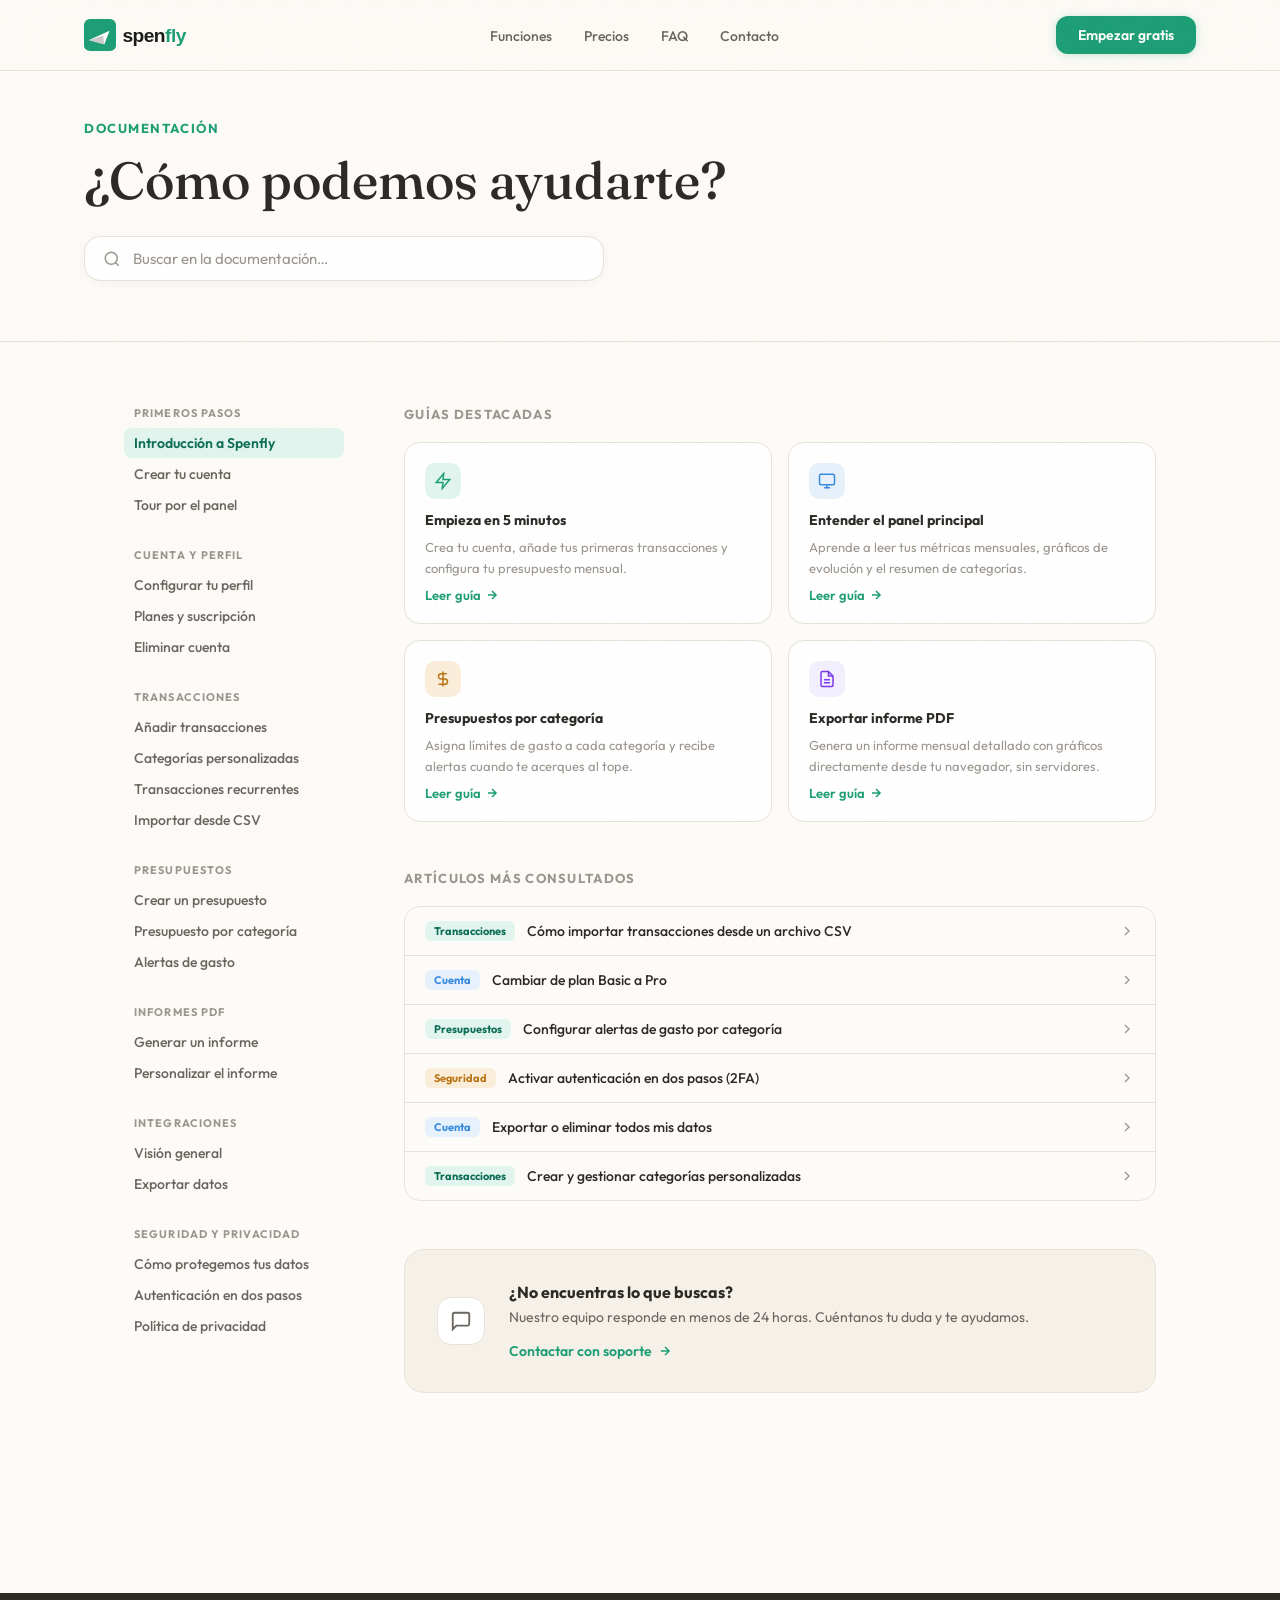
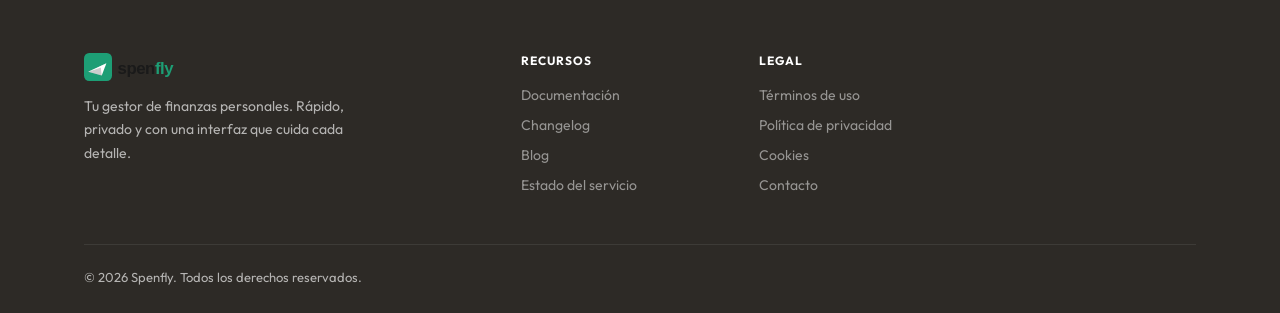
<file: docs.html>
<!DOCTYPE html>
<html lang="es">
<head>
<meta charset="UTF-8">
<meta name="viewport" content="width=device-width, initial-scale=1.0">
<title>Documentación — Spenfly</title>
<meta name="description" content="Guías, tutoriales y referencia completa para sacar el máximo partido a Spenfly.">
<link rel="icon" type="image/svg+xml" href="media/logo.svg">
<link rel="preconnect" href="https://fonts.googleapis.com">
<link rel="preconnect" href="https://fonts.gstatic.com" crossorigin>
<link href="https://fonts.googleapis.com/css2?family=Fraunces:ital,opsz,wght@0,9..144,300;0,9..144,500;0,9..144,700;1,9..144,400&family=Outfit:wght@300;400;500;600;700&display=swap" rel="stylesheet">
<link rel="stylesheet" href="styles.css">
<style>
  .page-hero{padding:120px 0 60px;border-bottom:1px solid var(--border)}
  .page-hero .section-label{display:block;margin-bottom:12px}
  .page-hero h1{font-size:clamp(32px,5vw,52px);font-weight:500;margin-bottom:24px}
  .search-bar{display:flex;align-items:center;gap:12px;background:white;border:1.5px solid var(--border);border-radius:16px;padding:12px 18px;max-width:520px;box-shadow:0 2px 12px rgba(0,0,0,0.04)}
  .search-bar svg{color:var(--text-muted);flex-shrink:0}
  .search-bar input{flex:1;font-family:'Outfit',sans-serif;font-size:15px;color:var(--text);border:none;outline:none;background:transparent}
  .search-bar input::placeholder{color:var(--text-muted)}

  .docs-layout{display:grid;grid-template-columns:220px 1fr;gap:60px;max-width:1080px;margin:64px auto;padding:0 24px 100px;align-items:start}
  @media(max-width:768px){.docs-layout{grid-template-columns:1fr}.docs-sidebar{display:none}}

  .docs-sidebar{position:sticky;top:90px}
  .sidebar-group{margin-bottom:28px}
  .sidebar-group-title{font-family:'Outfit',sans-serif;font-size:11px;font-weight:700;letter-spacing:0.1em;text-transform:uppercase;color:var(--text-muted);margin-bottom:8px;padding-left:10px}
  .sidebar-link{display:block;font-size:14px;font-weight:500;color:var(--text-soft);text-decoration:none;padding:6px 10px;border-radius:8px;transition:all 0.2s;margin-bottom:1px}
  .sidebar-link:hover{color:var(--green);background:var(--green-light)}
  .sidebar-link.active{color:var(--green-dark);background:var(--green-light);font-weight:600}

  .docs-main{}
  .docs-section-label{font-family:'Outfit',sans-serif;font-size:13px;font-weight:700;letter-spacing:0.1em;text-transform:uppercase;color:var(--text-muted);margin-bottom:20px}

  .guide-grid{display:grid;grid-template-columns:repeat(2,1fr);gap:16px;margin-bottom:48px}
  @media(max-width:580px){.guide-grid{grid-template-columns:1fr}}
  .guide-card{background:white;border:1.5px solid var(--border);border-radius:16px;padding:20px;text-decoration:none;transition:all 0.25s cubic-bezier(0.23,1,0.32,1);display:flex;flex-direction:column;gap:8px}
  .guide-card:hover{border-color:var(--green);box-shadow:0 4px 20px rgba(29,158,117,0.08);transform:translateY(-2px)}
  .guide-card-icon{width:36px;height:36px;border-radius:10px;display:flex;align-items:center;justify-content:center;margin-bottom:4px}
  .guide-card-icon.green{background:var(--green-light)}
  .guide-card-icon.blue{background:var(--blue-light)}
  .guide-card-icon.amber{background:var(--amber-light)}
  .guide-card-icon.purple{background:#F3EFFE}
  .guide-card h3{font-family:'Outfit',sans-serif;font-size:14px;font-weight:700;color:var(--text);line-height:1.3}
  .guide-card p{font-size:13px;color:var(--text-muted);line-height:1.6;margin:0}
  .guide-card .arrow{margin-top:auto;font-size:13px;font-weight:600;color:var(--green);display:flex;align-items:center;gap:4px}

  .popular-list{display:flex;flex-direction:column;gap:0;border:1.5px solid var(--border);border-radius:16px;overflow:hidden;margin-bottom:48px}
  .popular-item{display:flex;align-items:center;justify-content:space-between;padding:14px 20px;border-bottom:1px solid var(--border);text-decoration:none;transition:background 0.2s}
  .popular-item:last-child{border-bottom:none}
  .popular-item:hover{background:var(--sand)}
  .popular-item .title{font-size:14px;font-weight:500;color:var(--text)}
  .popular-item .cat{font-size:11px;font-weight:700;padding:3px 9px;border-radius:6px;margin-right:12px;white-space:nowrap}
  .cat-green{background:var(--green-light);color:var(--green-dark)}
  .cat-blue{background:var(--blue-light);color:var(--blue)}
  .cat-amber{background:var(--amber-light);color:var(--amber)}
  .popular-item .chevron{color:var(--text-muted);flex-shrink:0}

  .not-found-box{background:var(--sand);border:1.5px solid var(--border);border-radius:20px;padding:32px;display:flex;align-items:center;gap:24px}
  @media(max-width:600px){.not-found-box{flex-direction:column;align-items:flex-start}}
  .not-found-box .icon{width:48px;height:48px;border-radius:14px;background:white;display:flex;align-items:center;justify-content:center;flex-shrink:0;border:1.5px solid var(--border)}
  .not-found-box h3{font-family:'Outfit',sans-serif;font-size:16px;font-weight:700;color:var(--text);margin-bottom:6px}
  .not-found-box p{font-size:14px;color:var(--text-soft);margin:0 0 14px}
  .not-found-box a{display:inline-flex;align-items:center;gap:6px;font-size:14px;font-weight:600;color:var(--green);text-decoration:none}
  .not-found-box a:hover{text-decoration:underline}
</style>
</head>
<body>

<nav id="navbar">
  <div class="container">
    <a href="index.html" class="nav-brand">
      <img src="media/logo_horizontal.svg" alt="Spenfly" height="32" style="display:block;">
    </a>
    <ul class="nav-links">
      <li><a href="index.html#features">Funciones</a></li>
      <li><a href="index.html#pricing">Precios</a></li>
      <li><a href="index.html#faq">FAQ</a></li>
      <li><a href="index.html#contact">Contacto</a></li>
    </ul>
    <a href="https://app.spenfly.com/auth/login" target="_blank" class="btn btn-primary nav-cta nav-cta-desktop">Empezar gratis</a>
    <button class="hamburger" onclick="toggleMenu()" aria-label="Menú"><svg width="24" height="24" viewBox="0 0 24 24" fill="none" stroke="currentColor" stroke-width="2"><path d="M3 12h18M3 6h18M3 18h18"/></svg></button>
  </div>
  <div class="mobile-menu" id="mobileMenu">
    <a href="index.html#features" onclick="closeMenu()">Funciones</a>
    <a href="index.html#pricing" onclick="closeMenu()">Precios</a>
    <a href="index.html#faq" onclick="closeMenu()">FAQ</a>
    <a href="index.html#contact" onclick="closeMenu()">Contacto</a>
    <a href="https://app.spenfly.com/auth/login" target="_blank" class="nav-cta" onclick="closeMenu()">Empezar gratis</a>
  </div>
</nav>

<section class="page-hero">
  <div class="container">
    <span class="section-label">Documentación</span>
    <h1>¿Cómo podemos ayudarte?</h1>
    <div class="search-bar">
      <svg width="18" height="18" viewBox="0 0 24 24" fill="none" stroke="currentColor" stroke-width="2"><circle cx="11" cy="11" r="8"/><path d="M21 21l-4.35-4.35"/></svg>
      <input type="text" placeholder="Buscar en la documentación…" aria-label="Buscar">
    </div>
  </div>
</section>

<div class="docs-layout">

  <aside class="docs-sidebar">
    <div class="sidebar-group">
      <div class="sidebar-group-title">Primeros pasos</div>
      <a href="#" class="sidebar-link active">Introducción a Spenfly</a>
      <a href="#" class="sidebar-link">Crear tu cuenta</a>
      <a href="#" class="sidebar-link">Tour por el panel</a>
    </div>
    <div class="sidebar-group">
      <div class="sidebar-group-title">Cuenta y perfil</div>
      <a href="#" class="sidebar-link">Configurar tu perfil</a>
      <a href="#" class="sidebar-link">Planes y suscripción</a>
      <a href="#" class="sidebar-link">Eliminar cuenta</a>
    </div>
    <div class="sidebar-group">
      <div class="sidebar-group-title">Transacciones</div>
      <a href="#" class="sidebar-link">Añadir transacciones</a>
      <a href="#" class="sidebar-link">Categorías personalizadas</a>
      <a href="#" class="sidebar-link">Transacciones recurrentes</a>
      <a href="#" class="sidebar-link">Importar desde CSV</a>
    </div>
    <div class="sidebar-group">
      <div class="sidebar-group-title">Presupuestos</div>
      <a href="#" class="sidebar-link">Crear un presupuesto</a>
      <a href="#" class="sidebar-link">Presupuesto por categoría</a>
      <a href="#" class="sidebar-link">Alertas de gasto</a>
    </div>
    <div class="sidebar-group">
      <div class="sidebar-group-title">Informes PDF</div>
      <a href="#" class="sidebar-link">Generar un informe</a>
      <a href="#" class="sidebar-link">Personalizar el informe</a>
    </div>
    <div class="sidebar-group">
      <div class="sidebar-group-title">Integraciones</div>
      <a href="#" class="sidebar-link">Visión general</a>
      <a href="#" class="sidebar-link">Exportar datos</a>
    </div>
    <div class="sidebar-group">
      <div class="sidebar-group-title">Seguridad y privacidad</div>
      <a href="#" class="sidebar-link">Cómo protegemos tus datos</a>
      <a href="#" class="sidebar-link">Autenticación en dos pasos</a>
      <a href="privacidad.html" class="sidebar-link">Política de privacidad</a>
    </div>
  </aside>

  <main class="docs-main">

    <p class="docs-section-label">Guías destacadas</p>
    <div class="guide-grid">
      <a href="#" class="guide-card">
        <div class="guide-card-icon green">
          <svg width="18" height="18" viewBox="0 0 24 24" fill="none" stroke="var(--green)" stroke-width="2"><path d="M13 2L3 14h9l-1 8 10-12h-9l1-8z"/></svg>
        </div>
        <h3>Empieza en 5 minutos</h3>
        <p>Crea tu cuenta, añade tus primeras transacciones y configura tu presupuesto mensual.</p>
        <div class="arrow">Leer guía <svg width="14" height="14" viewBox="0 0 24 24" fill="none" stroke="currentColor" stroke-width="2.5"><path d="M5 12h14M12 5l7 7-7 7"/></svg></div>
      </a>
      <a href="#" class="guide-card">
        <div class="guide-card-icon blue">
          <svg width="18" height="18" viewBox="0 0 24 24" fill="none" stroke="var(--blue)" stroke-width="2"><rect x="2" y="3" width="20" height="14" rx="2"/><path d="M8 21h8M12 17v4"/></svg>
        </div>
        <h3>Entender el panel principal</h3>
        <p>Aprende a leer tus métricas mensuales, gráficos de evolución y el resumen de categorías.</p>
        <div class="arrow">Leer guía <svg width="14" height="14" viewBox="0 0 24 24" fill="none" stroke="currentColor" stroke-width="2.5"><path d="M5 12h14M12 5l7 7-7 7"/></svg></div>
      </a>
      <a href="#" class="guide-card">
        <div class="guide-card-icon amber">
          <svg width="18" height="18" viewBox="0 0 24 24" fill="none" stroke="var(--amber)" stroke-width="2"><path d="M12 2v20M17 5H9.5a3.5 3.5 0 0 0 0 7h5a3.5 3.5 0 0 1 0 7H6"/></svg>
        </div>
        <h3>Presupuestos por categoría</h3>
        <p>Asigna límites de gasto a cada categoría y recibe alertas cuando te acerques al tope.</p>
        <div class="arrow">Leer guía <svg width="14" height="14" viewBox="0 0 24 24" fill="none" stroke="currentColor" stroke-width="2.5"><path d="M5 12h14M12 5l7 7-7 7"/></svg></div>
      </a>
      <a href="#" class="guide-card">
        <div class="guide-card-icon purple">
          <svg width="18" height="18" viewBox="0 0 24 24" fill="none" stroke="#7C3AED" stroke-width="2"><path d="M14 2H6a2 2 0 0 0-2 2v16a2 2 0 0 0 2 2h12a2 2 0 0 0 2-2V8z"/><polyline points="14 2 14 8 20 8"/><line x1="16" y1="13" x2="8" y2="13"/><line x1="16" y1="17" x2="8" y2="17"/></svg>
        </div>
        <h3>Exportar informe PDF</h3>
        <p>Genera un informe mensual detallado con gráficos directamente desde tu navegador, sin servidores.</p>
        <div class="arrow">Leer guía <svg width="14" height="14" viewBox="0 0 24 24" fill="none" stroke="currentColor" stroke-width="2.5"><path d="M5 12h14M12 5l7 7-7 7"/></svg></div>
      </a>
    </div>

    <p class="docs-section-label">Artículos más consultados</p>
    <div class="popular-list">
      <a href="#" class="popular-item">
        <div style="display:flex;align-items:center;flex:1;min-width:0">
          <span class="cat cat-green">Transacciones</span>
          <span class="title">Cómo importar transacciones desde un archivo CSV</span>
        </div>
        <svg class="chevron" width="16" height="16" viewBox="0 0 24 24" fill="none" stroke="currentColor" stroke-width="2"><path d="M9 18l6-6-6-6"/></svg>
      </a>
      <a href="#" class="popular-item">
        <div style="display:flex;align-items:center;flex:1;min-width:0">
          <span class="cat cat-blue">Cuenta</span>
          <span class="title">Cambiar de plan Basic a Pro</span>
        </div>
        <svg class="chevron" width="16" height="16" viewBox="0 0 24 24" fill="none" stroke="currentColor" stroke-width="2"><path d="M9 18l6-6-6-6"/></svg>
      </a>
      <a href="#" class="popular-item">
        <div style="display:flex;align-items:center;flex:1;min-width:0">
          <span class="cat cat-green">Presupuestos</span>
          <span class="title">Configurar alertas de gasto por categoría</span>
        </div>
        <svg class="chevron" width="16" height="16" viewBox="0 0 24 24" fill="none" stroke="currentColor" stroke-width="2"><path d="M9 18l6-6-6-6"/></svg>
      </a>
      <a href="#" class="popular-item">
        <div style="display:flex;align-items:center;flex:1;min-width:0">
          <span class="cat cat-amber">Seguridad</span>
          <span class="title">Activar autenticación en dos pasos (2FA)</span>
        </div>
        <svg class="chevron" width="16" height="16" viewBox="0 0 24 24" fill="none" stroke="currentColor" stroke-width="2"><path d="M9 18l6-6-6-6"/></svg>
      </a>
      <a href="#" class="popular-item">
        <div style="display:flex;align-items:center;flex:1;min-width:0">
          <span class="cat cat-blue">Cuenta</span>
          <span class="title">Exportar o eliminar todos mis datos</span>
        </div>
        <svg class="chevron" width="16" height="16" viewBox="0 0 24 24" fill="none" stroke="currentColor" stroke-width="2"><path d="M9 18l6-6-6-6"/></svg>
      </a>
      <a href="#" class="popular-item">
        <div style="display:flex;align-items:center;flex:1;min-width:0">
          <span class="cat cat-green">Transacciones</span>
          <span class="title">Crear y gestionar categorías personalizadas</span>
        </div>
        <svg class="chevron" width="16" height="16" viewBox="0 0 24 24" fill="none" stroke="currentColor" stroke-width="2"><path d="M9 18l6-6-6-6"/></svg>
      </a>
    </div>

    <div class="not-found-box">
      <div class="icon">
        <svg width="22" height="22" viewBox="0 0 24 24" fill="none" stroke="var(--text-soft)" stroke-width="2"><path d="M21 15a2 2 0 0 1-2 2H7l-4 4V5a2 2 0 0 1 2-2h14a2 2 0 0 1 2 2z"/></svg>
      </div>
      <div>
        <h3>¿No encuentras lo que buscas?</h3>
        <p>Nuestro equipo responde en menos de 24 horas. Cuéntanos tu duda y te ayudamos.</p>
        <a href="index.html#contact">Contactar con soporte <svg width="14" height="14" viewBox="0 0 24 24" fill="none" stroke="currentColor" stroke-width="2.5"><path d="M5 12h14M12 5l7 7-7 7"/></svg></a>
      </div>
    </div>

  </main>
</div>

<footer>
  <div class="container">
    <div class="footer-grid">
      <div>
        <div class="footer-brand">
          <img src="media/logo_horizontal.svg" alt="Spenfly" height="28" style="display:block;">
        </div>
        <p>Tu gestor de finanzas personales. Rápido, privado y con una interfaz que cuida cada detalle.</p>
      </div>
      <div><h4>Recursos</h4><ul><li><a href="docs.html">Documentación</a></li><li><a href="changelog.html">Changelog</a></li><li><a href="blog.html">Blog</a></li><li><a href="status.html">Estado del servicio</a></li></ul></div>
      <div><h4>Legal</h4><ul><li><a href="terminos.html">Términos de uso</a></li><li><a href="privacidad.html">Política de privacidad</a></li><li><a href="cookies.html">Cookies</a></li><li><a href="index.html#contact">Contacto</a></li></ul></div>
    </div>
    <div class="footer-bottom"><span>© 2026 Spenfly. Todos los derechos reservados.</span></div>
  </div>
</footer>

<script>
const nav=document.getElementById('navbar');
window.addEventListener('scroll',()=>nav.classList.toggle('scrolled',window.scrollY>40));
function toggleMenu(){document.getElementById('mobileMenu').classList.toggle('open')}
function closeMenu(){document.getElementById('mobileMenu').classList.remove('open')}
</script>
</body>
</html>
</file>
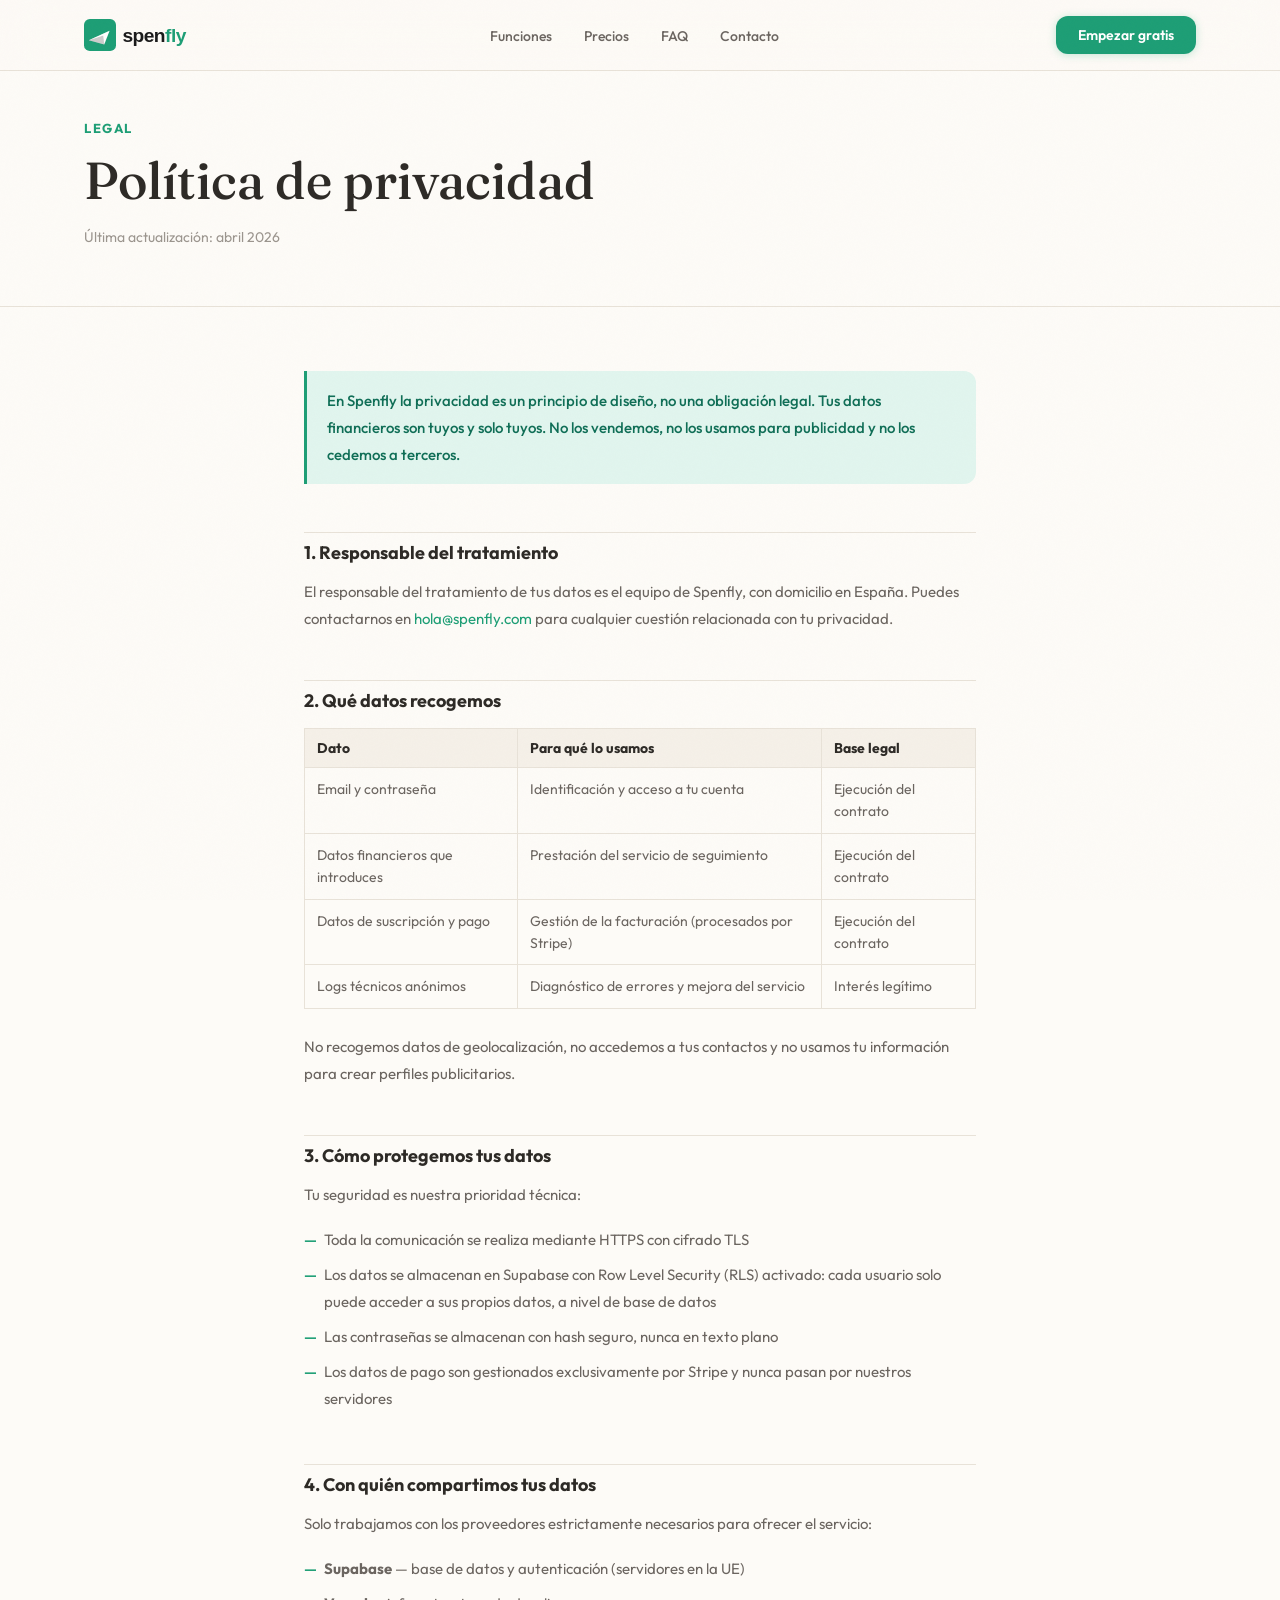
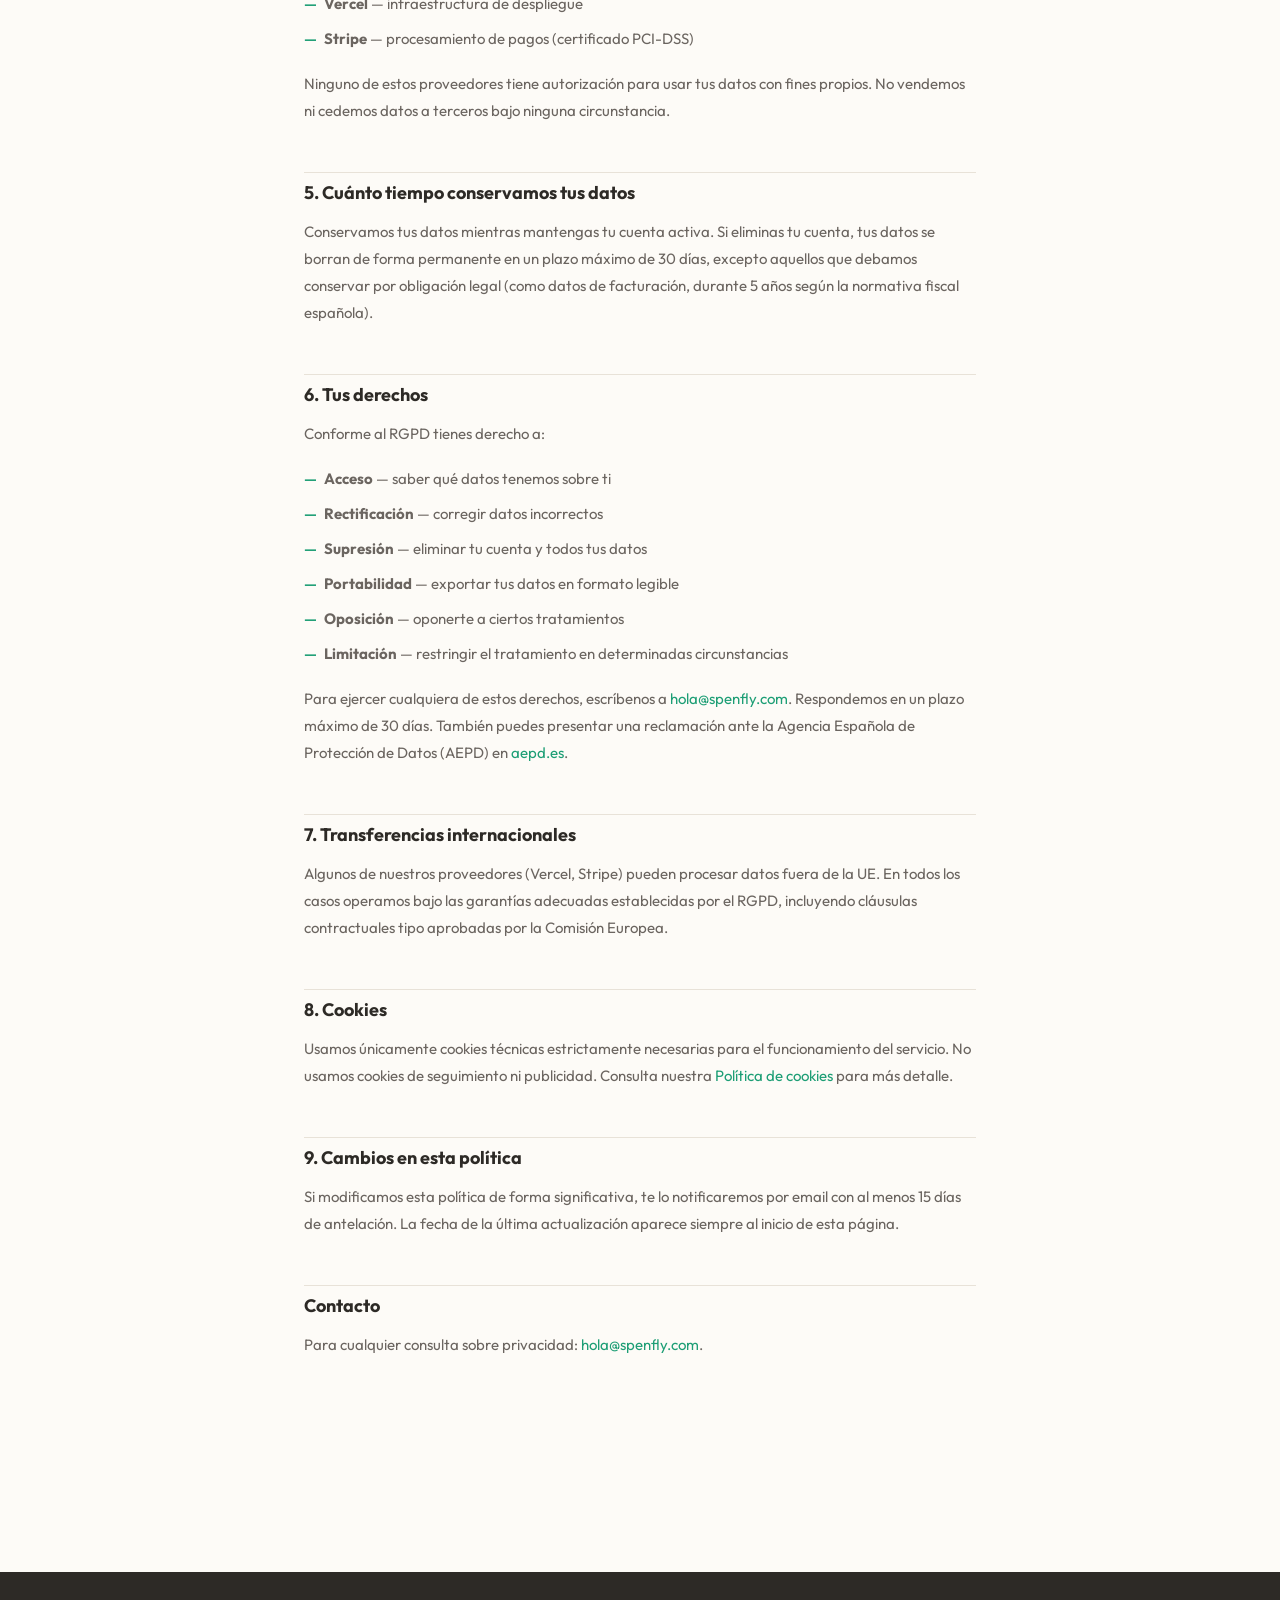
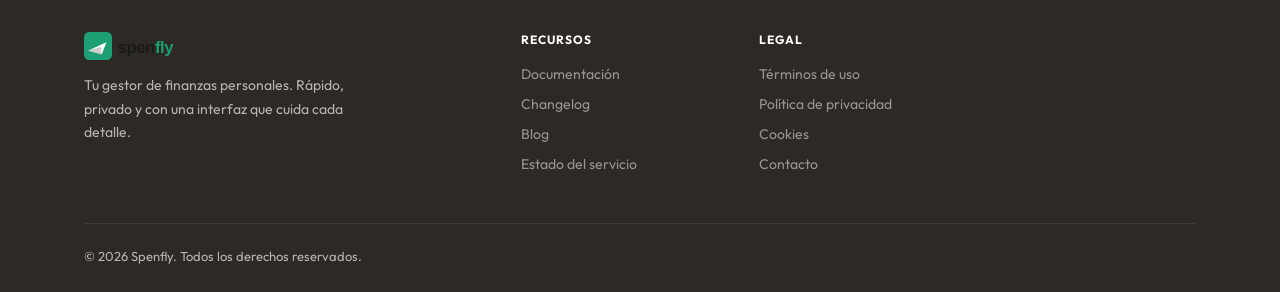
<file: privacidad.html>
<!DOCTYPE html>
<html lang="es">
<head>
<meta charset="UTF-8">
<meta name="viewport" content="width=device-width, initial-scale=1.0">
<title>Política de privacidad — Spenfly</title>
<link rel="icon" type="image/svg+xml" href="data:image/svg+xml,%3Csvg xmlns='http://www.w3.org/2000/svg' viewBox='0 0 32 32'%3E%3Crect width='32' height='32' rx='9' fill='%231D9E75'/%3E%3Cpath d='M8 21 L22 10 L18 23 Z' fill='white'/%3E%3Cpath d='M22 10 L18 23 L19.5 16.5 Z' fill='rgba(0,0,0,0.18)'/%3E%3Cpath d='M8 21 L19.5 16.5 L22 10 Z' fill='rgba(255,255,255,0.45)'/%3E%3C/svg%3E">
<link rel="preconnect" href="https://fonts.googleapis.com">
<link rel="preconnect" href="https://fonts.gstatic.com" crossorigin>
<link href="https://fonts.googleapis.com/css2?family=Fraunces:ital,opsz,wght@0,9..144,300;0,9..144,500;0,9..144,700;1,9..144,400&family=Outfit:wght@300;400;500;600;700&display=swap" rel="stylesheet">
<link rel="stylesheet" href="styles.css">
<style>
  .legal-hero{padding:120px 0 60px;border-bottom:1px solid var(--border)}
  .legal-hero .section-label{display:block;margin-bottom:12px}
  .legal-hero h1{font-size:clamp(32px,5vw,52px);font-weight:500;margin-bottom:16px}
  .legal-hero .meta{font-size:14px;color:var(--text-muted)}
  .legal-body{max-width:720px;margin:64px auto;padding:0 24px 100px}
  .legal-body h2{font-family:'Outfit',sans-serif;font-size:18px;font-weight:700;color:var(--text);margin:48px 0 14px;padding-top:8px;border-top:1px solid var(--border)}
  .legal-body h2:first-child{border-top:none;margin-top:0}
  .legal-body p{font-size:15px;line-height:1.8;color:var(--text-soft);margin-bottom:14px}
  .legal-body ul{list-style:none;margin-bottom:14px}
  .legal-body ul li{font-size:15px;line-height:1.8;color:var(--text-soft);padding:4px 0 4px 20px;position:relative}
  .legal-body ul li::before{content:'—';position:absolute;left:0;color:var(--green);font-weight:600}
  .legal-body a{color:var(--green);text-decoration:none}
  .legal-body a:hover{text-decoration:underline}
  .legal-highlight{background:var(--green-light);border-left:3px solid var(--green);border-radius:0 12px 12px 0;padding:16px 20px;margin:24px 0}
  .legal-highlight p{margin:0;color:var(--green-dark);font-weight:500}
  .data-table{width:100%;border-collapse:collapse;margin:16px 0 24px;font-size:14px}
  .data-table th{text-align:left;font-weight:700;color:var(--text);padding:10px 12px;background:var(--sand);border:1px solid var(--border)}
  .data-table td{padding:10px 12px;border:1px solid var(--border);color:var(--text-soft);vertical-align:top;line-height:1.6}
</style>
</head>
<body>

<nav id="navbar">
  <div class="container">
    <a href="index.html" class="nav-brand">
      <img src="media/logo_horizontal.svg" alt="Spenfly" height="32" style="display:block;">
    </a>
    <ul class="nav-links">
      <li><a href="index.html#features">Funciones</a></li>
      <li><a href="index.html#pricing">Precios</a></li>
      <li><a href="index.html#faq">FAQ</a></li>
      <li><a href="index.html#contact">Contacto</a></li>
    </ul>
    <a href="https://app.spenfly.com/auth/login" target="_blank" class="btn btn-primary nav-cta nav-cta-desktop">Empezar gratis</a>
    <button class="hamburger" onclick="toggleMenu()" aria-label="Menú"><svg width="24" height="24" viewBox="0 0 24 24" fill="none" stroke="currentColor" stroke-width="2"><path d="M3 12h18M3 6h18M3 18h18"/></svg></button>
  </div>
  <div class="mobile-menu" id="mobileMenu">
    <a href="index.html#features" onclick="closeMenu()">Funciones</a>
    <a href="index.html#pricing" onclick="closeMenu()">Precios</a>
    <a href="index.html#faq" onclick="closeMenu()">FAQ</a>
    <a href="index.html#contact" onclick="closeMenu()">Contacto</a>
    <a href="https://app.spenfly.com/auth/login" target="_blank" class="nav-cta" onclick="closeMenu()">Empezar gratis</a>
  </div>
</nav>

<section class="legal-hero">
  <div class="container">
    <span class="section-label">Legal</span>
    <h1>Política de privacidad</h1>
    <p class="meta">Última actualización: abril 2026</p>
  </div>
</section>

<div class="legal-body">

  <div class="legal-highlight">
    <p>En Spenfly la privacidad es un principio de diseño, no una obligación legal. Tus datos financieros son tuyos y solo tuyos. No los vendemos, no los usamos para publicidad y no los cedemos a terceros.</p>
  </div>

  <h2>1. Responsable del tratamiento</h2>
  <p>El responsable del tratamiento de tus datos es el equipo de Spenfly, con domicilio en España. Puedes contactarnos en <a href="mailto:hola@spenfly.com">hola@spenfly.com</a> para cualquier cuestión relacionada con tu privacidad.</p>

  <h2>2. Qué datos recogemos</h2>
  <table class="data-table">
    <tr><th>Dato</th><th>Para qué lo usamos</th><th>Base legal</th></tr>
    <tr><td>Email y contraseña</td><td>Identificación y acceso a tu cuenta</td><td>Ejecución del contrato</td></tr>
    <tr><td>Datos financieros que introduces</td><td>Prestación del servicio de seguimiento</td><td>Ejecución del contrato</td></tr>
    <tr><td>Datos de suscripción y pago</td><td>Gestión de la facturación (procesados por Stripe)</td><td>Ejecución del contrato</td></tr>
    <tr><td>Logs técnicos anónimos</td><td>Diagnóstico de errores y mejora del servicio</td><td>Interés legítimo</td></tr>
  </table>
  <p>No recogemos datos de geolocalización, no accedemos a tus contactos y no usamos tu información para crear perfiles publicitarios.</p>

  <h2>3. Cómo protegemos tus datos</h2>
  <p>Tu seguridad es nuestra prioridad técnica:</p>
  <ul>
    <li>Toda la comunicación se realiza mediante HTTPS con cifrado TLS</li>
    <li>Los datos se almacenan en Supabase con Row Level Security (RLS) activado: cada usuario solo puede acceder a sus propios datos, a nivel de base de datos</li>
    <li>Las contraseñas se almacenan con hash seguro, nunca en texto plano</li>
    <li>Los datos de pago son gestionados exclusivamente por Stripe y nunca pasan por nuestros servidores</li>
  </ul>

  <h2>4. Con quién compartimos tus datos</h2>
  <p>Solo trabajamos con los proveedores estrictamente necesarios para ofrecer el servicio:</p>
  <ul>
    <li><strong>Supabase</strong> — base de datos y autenticación (servidores en la UE)</li>
    <li><strong>Vercel</strong> — infraestructura de despliegue</li>
    <li><strong>Stripe</strong> — procesamiento de pagos (certificado PCI-DSS)</li>
  </ul>
  <p>Ninguno de estos proveedores tiene autorización para usar tus datos con fines propios. No vendemos ni cedemos datos a terceros bajo ninguna circunstancia.</p>

  <h2>5. Cuánto tiempo conservamos tus datos</h2>
  <p>Conservamos tus datos mientras mantengas tu cuenta activa. Si eliminas tu cuenta, tus datos se borran de forma permanente en un plazo máximo de 30 días, excepto aquellos que debamos conservar por obligación legal (como datos de facturación, durante 5 años según la normativa fiscal española).</p>

  <h2>6. Tus derechos</h2>
  <p>Conforme al RGPD tienes derecho a:</p>
  <ul>
    <li><strong>Acceso</strong> — saber qué datos tenemos sobre ti</li>
    <li><strong>Rectificación</strong> — corregir datos incorrectos</li>
    <li><strong>Supresión</strong> — eliminar tu cuenta y todos tus datos</li>
    <li><strong>Portabilidad</strong> — exportar tus datos en formato legible</li>
    <li><strong>Oposición</strong> — oponerte a ciertos tratamientos</li>
    <li><strong>Limitación</strong> — restringir el tratamiento en determinadas circunstancias</li>
  </ul>
  <p>Para ejercer cualquiera de estos derechos, escríbenos a <a href="mailto:hola@spenfly.com">hola@spenfly.com</a>. Respondemos en un plazo máximo de 30 días. También puedes presentar una reclamación ante la Agencia Española de Protección de Datos (AEPD) en <a href="https://www.aepd.es" target="_blank">aepd.es</a>.</p>

  <h2>7. Transferencias internacionales</h2>
  <p>Algunos de nuestros proveedores (Vercel, Stripe) pueden procesar datos fuera de la UE. En todos los casos operamos bajo las garantías adecuadas establecidas por el RGPD, incluyendo cláusulas contractuales tipo aprobadas por la Comisión Europea.</p>

  <h2>8. Cookies</h2>
  <p>Usamos únicamente cookies técnicas estrictamente necesarias para el funcionamiento del servicio. No usamos cookies de seguimiento ni publicidad. Consulta nuestra <a href="cookies.html">Política de cookies</a> para más detalle.</p>

  <h2>9. Cambios en esta política</h2>
  <p>Si modificamos esta política de forma significativa, te lo notificaremos por email con al menos 15 días de antelación. La fecha de la última actualización aparece siempre al inicio de esta página.</p>

  <h2>Contacto</h2>
  <p>Para cualquier consulta sobre privacidad: <a href="mailto:hola@spenfly.com">hola@spenfly.com</a>.</p>

</div>

<footer>
  <div class="container">
    <div class="footer-grid">
      <div>
        <div class="footer-brand">
          <img src="media/logo_horizontal.svg" alt="Spenfly" height="28" style="display:block;">
        </div>
        <p>Tu gestor de finanzas personales. Rápido, privado y con una interfaz que cuida cada detalle.</p>
      </div>
      <div><h4>Recursos</h4><ul><li><a href="docs.html">Documentación</a></li><li><a href="changelog.html">Changelog</a></li><li><a href="blog.html">Blog</a></li><li><a href="status.html">Estado del servicio</a></li></ul></div>
      <div><h4>Legal</h4><ul><li><a href="terminos.html">Términos de uso</a></li><li><a href="privacidad.html">Política de privacidad</a></li><li><a href="cookies.html">Cookies</a></li><li><a href="index.html#contact">Contacto</a></li></ul></div>
    </div>
    <div class="footer-bottom"><span>© 2026 Spenfly. Todos los derechos reservados.</span></div>
  </div>
</footer>

<script>
const nav=document.getElementById('navbar');
window.addEventListener('scroll',()=>nav.classList.toggle('scrolled',window.scrollY>40));
function toggleMenu(){document.getElementById('mobileMenu').classList.toggle('open')}
function closeMenu(){document.getElementById('mobileMenu').classList.remove('open')}
</script>
</body>
</html>
</file>
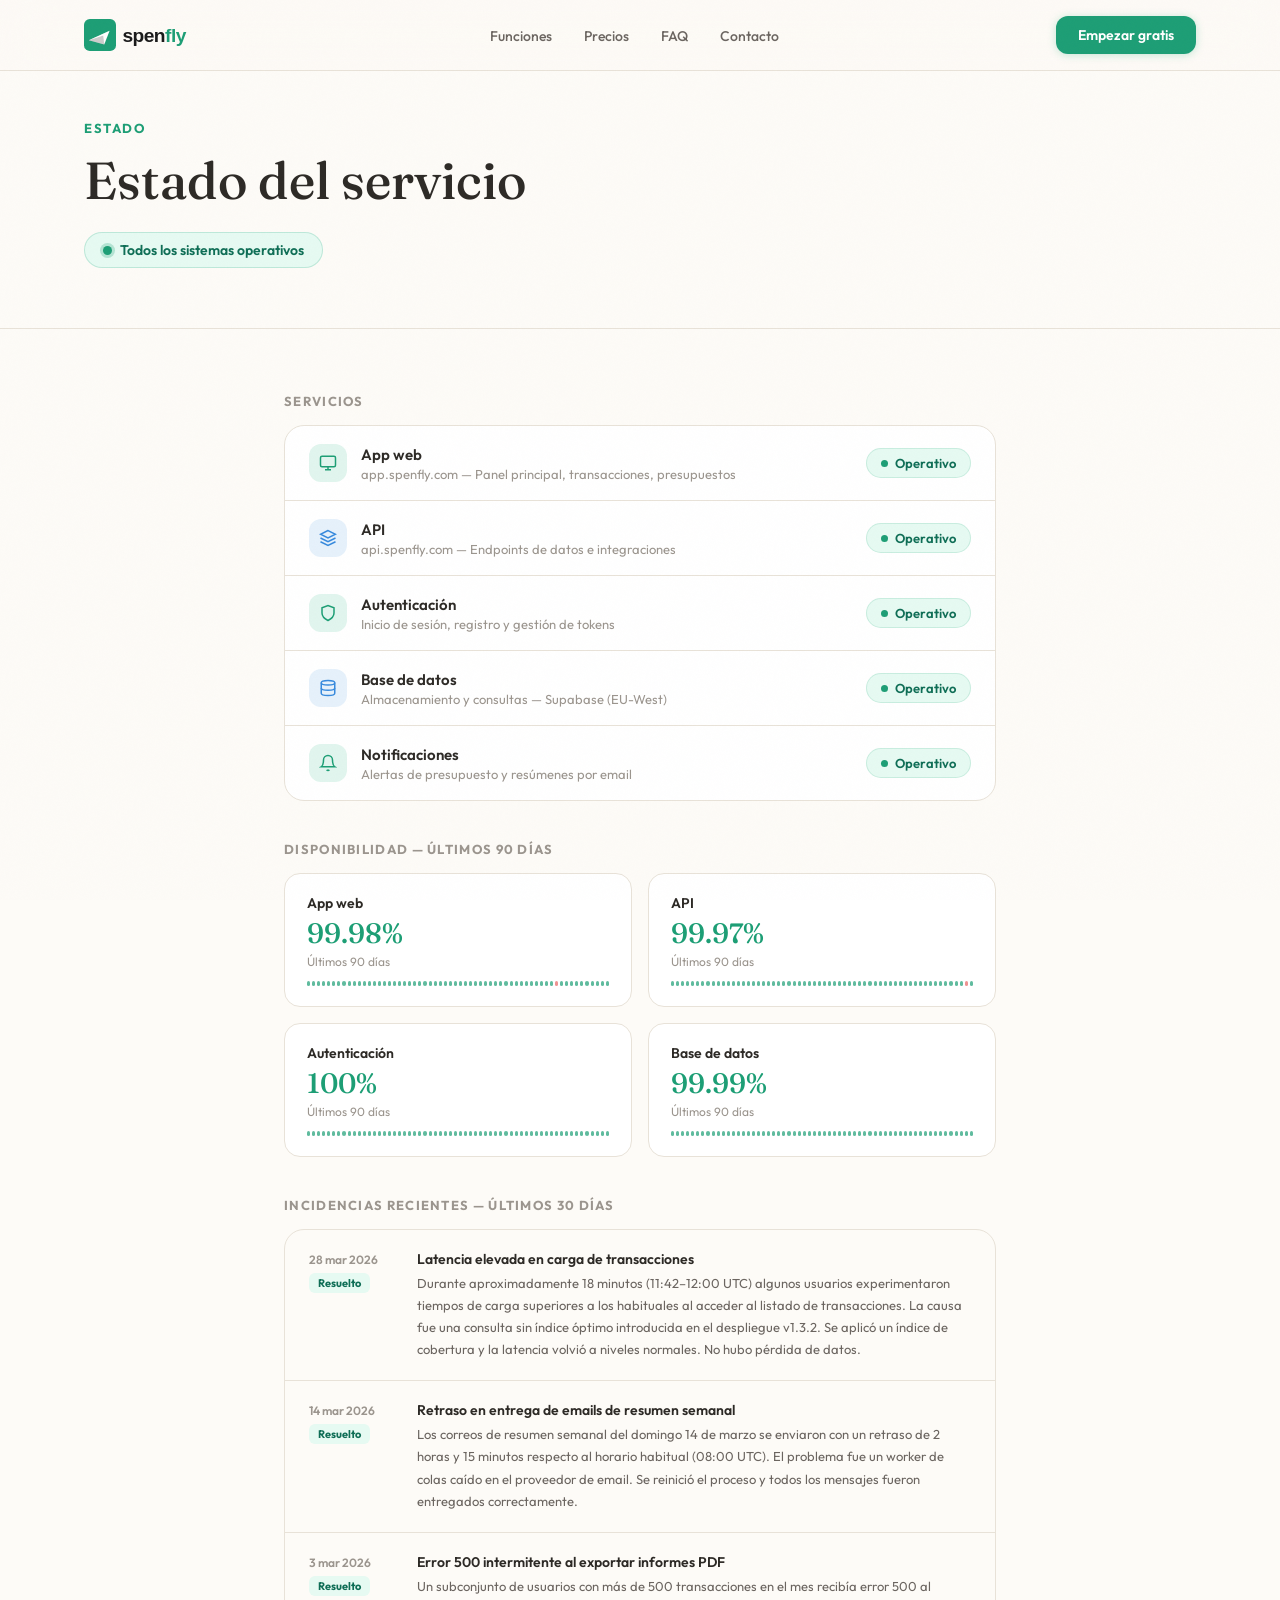
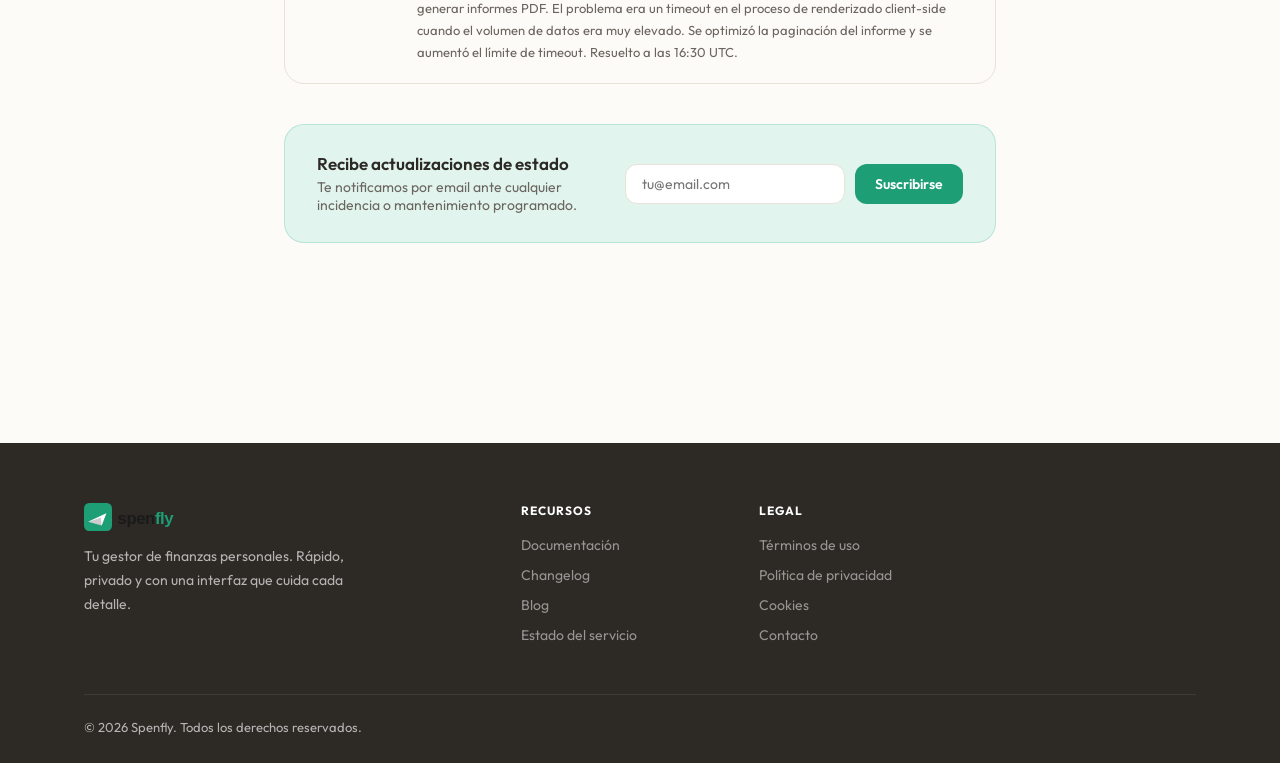
<file: status.html>
<!DOCTYPE html>
<html lang="es">
<head>
<meta charset="UTF-8">
<meta name="viewport" content="width=device-width, initial-scale=1.0">
<title>Estado del servicio — Spenfly</title>
<meta name="description" content="Estado en tiempo real de todos los sistemas de Spenfly. Consulta la disponibilidad de la app, API, autenticación y más.">
<link rel="icon" type="image/svg+xml" href="media/logo.svg">
<link rel="preconnect" href="https://fonts.googleapis.com">
<link rel="preconnect" href="https://fonts.gstatic.com" crossorigin>
<link href="https://fonts.googleapis.com/css2?family=Fraunces:ital,opsz,wght@0,9..144,300;0,9..144,500;0,9..144,700;1,9..144,400&family=Outfit:wght@300;400;500;600;700&display=swap" rel="stylesheet">
<link rel="stylesheet" href="styles.css">
<style>
  .page-hero{padding:120px 0 60px;border-bottom:1px solid var(--border)}
  .page-hero .section-label{display:block;margin-bottom:12px}
  .page-hero h1{font-size:clamp(32px,5vw,52px);font-weight:500;margin-bottom:20px}
  .hero-status-badge{display:inline-flex;align-items:center;gap:8px;background:#E6FAF2;color:#0F6E56;font-family:'Outfit',sans-serif;font-size:14px;font-weight:600;padding:8px 18px;border-radius:100px;border:1.5px solid rgba(29,158,117,0.2)}
  .status-dot{width:9px;height:9px;border-radius:50%;background:#1D9E75;box-shadow:0 0 0 3px rgba(29,158,117,0.25);animation:pulse-green 2s ease-in-out infinite}
  @keyframes pulse-green{0%,100%{box-shadow:0 0 0 3px rgba(29,158,117,0.25)}50%{box-shadow:0 0 0 6px rgba(29,158,117,0.1)}}

  .status-body{max-width:760px;margin:64px auto;padding:0 24px 100px}

  .status-section-title{font-family:'Outfit',sans-serif;font-size:13px;font-weight:700;letter-spacing:0.1em;text-transform:uppercase;color:var(--text-muted);margin-bottom:16px}

  .service-list{background:white;border:1.5px solid var(--border);border-radius:20px;overflow:hidden;margin-bottom:40px}
  .service-item{display:flex;align-items:center;justify-content:space-between;padding:18px 24px;border-bottom:1px solid var(--border)}
  .service-item:last-child{border-bottom:none}
  .service-info{display:flex;align-items:center;gap:14px}
  .service-icon{width:38px;height:38px;border-radius:12px;display:flex;align-items:center;justify-content:center;flex-shrink:0}
  .service-icon.green{background:var(--green-light)}
  .service-icon.blue{background:var(--blue-light)}
  .service-name{font-family:'Outfit',sans-serif;font-size:15px;font-weight:600;color:var(--text)}
  .service-desc{font-size:13px;color:var(--text-muted);margin-top:2px}
  .service-status{display:flex;align-items:center;gap:7px;font-family:'Outfit',sans-serif;font-size:13px;font-weight:600;color:#0F6E56;background:#E6FAF2;padding:6px 14px;border-radius:100px;border:1px solid rgba(29,158,117,0.15)}
  .service-status .dot{width:7px;height:7px;border-radius:50%;background:#1D9E75}

  .uptime-grid{display:grid;grid-template-columns:repeat(2,1fr);gap:16px;margin-bottom:40px}
  @media(max-width:600px){.uptime-grid{grid-template-columns:1fr}}
  .uptime-card{background:white;border:1.5px solid var(--border);border-radius:16px;padding:20px 22px}
  .uptime-card .name{font-family:'Outfit',sans-serif;font-size:14px;font-weight:600;color:var(--text);margin-bottom:4px}
  .uptime-card .pct{font-family:'Fraunces',serif;font-size:28px;font-weight:500;color:var(--green);margin-bottom:4px}
  .uptime-card .period{font-size:12px;color:var(--text-muted)}
  .uptime-bar{display:flex;gap:2px;margin-top:12px}
  .uptime-bar span{flex:1;height:5px;border-radius:2px;background:var(--green);opacity:0.7}
  .uptime-bar span.down{background:var(--red);opacity:0.6}

  .incident-list{display:flex;flex-direction:column;gap:0;border:1.5px solid var(--border);border-radius:20px;overflow:hidden;margin-bottom:40px}
  .incident-item{padding:20px 24px;border-bottom:1px solid var(--border);display:flex;gap:18px}
  .incident-item:last-child{border-bottom:none}
  .incident-date-col{min-width:90px;padding-top:2px}
  .incident-date{font-size:12px;font-weight:600;color:var(--text-muted);font-family:'Outfit',sans-serif}
  .incident-badge{display:inline-block;font-size:11px;font-weight:700;padding:3px 9px;border-radius:6px;margin-top:6px}
  .badge-resolved{background:#E6FAF2;color:#0F6E56}
  .badge-degraded{background:var(--amber-light);color:var(--amber)}
  .incident-content .title{font-family:'Outfit',sans-serif;font-size:14px;font-weight:600;color:var(--text);margin-bottom:4px}
  .incident-content p{font-size:13px;line-height:1.7;color:var(--text-soft);margin:0}
  .incident-empty{padding:32px 24px;text-align:center;color:var(--text-muted);font-size:14px}

  .subscribe-box{background:var(--green-light);border:1.5px solid rgba(29,158,117,0.2);border-radius:20px;padding:28px 32px;display:flex;align-items:center;justify-content:space-between;gap:24px}
  @media(max-width:600px){.subscribe-box{flex-direction:column;align-items:flex-start}}
  .subscribe-box .text h3{font-size:17px;font-weight:600;color:var(--text);margin-bottom:4px;font-family:'Outfit',sans-serif}
  .subscribe-box .text p{font-size:14px;color:var(--text-soft);margin:0}
  .subscribe-form{display:flex;gap:10px;flex-shrink:0}
  @media(max-width:600px){.subscribe-form{width:100%}}
  .subscribe-form input{font-family:'Outfit',sans-serif;font-size:14px;padding:10px 16px;border:1.5px solid var(--border);border-radius:12px;background:white;color:var(--text);outline:none;width:220px}
  @media(max-width:600px){.subscribe-form input{width:100%;flex:1}}
  .subscribe-form input:focus{border-color:var(--green)}
  .subscribe-form button{font-family:'Outfit',sans-serif;font-size:14px;font-weight:600;padding:10px 20px;background:var(--green);color:white;border:none;border-radius:12px;cursor:pointer;white-space:nowrap;transition:background 0.2s}
  .subscribe-form button:hover{background:var(--green-dark)}
</style>
</head>
<body>

<nav id="navbar">
  <div class="container">
    <a href="index.html" class="nav-brand">
      <img src="media/logo_horizontal.svg" alt="Spenfly" height="32" style="display:block;">
    </a>
    <ul class="nav-links">
      <li><a href="index.html#features">Funciones</a></li>
      <li><a href="index.html#pricing">Precios</a></li>
      <li><a href="index.html#faq">FAQ</a></li>
      <li><a href="index.html#contact">Contacto</a></li>
    </ul>
    <a href="https://app.spenfly.com/auth/login" target="_blank" class="btn btn-primary nav-cta nav-cta-desktop">Empezar gratis</a>
    <button class="hamburger" onclick="toggleMenu()" aria-label="Menú"><svg width="24" height="24" viewBox="0 0 24 24" fill="none" stroke="currentColor" stroke-width="2"><path d="M3 12h18M3 6h18M3 18h18"/></svg></button>
  </div>
  <div class="mobile-menu" id="mobileMenu">
    <a href="index.html#features" onclick="closeMenu()">Funciones</a>
    <a href="index.html#pricing" onclick="closeMenu()">Precios</a>
    <a href="index.html#faq" onclick="closeMenu()">FAQ</a>
    <a href="index.html#contact" onclick="closeMenu()">Contacto</a>
    <a href="https://app.spenfly.com/auth/login" target="_blank" class="nav-cta" onclick="closeMenu()">Empezar gratis</a>
  </div>
</nav>

<section class="page-hero">
  <div class="container">
    <span class="section-label">Estado</span>
    <h1>Estado del servicio</h1>
    <div class="hero-status-badge">
      <span class="status-dot"></span>
      Todos los sistemas operativos
    </div>
  </div>
</section>

<div class="status-body">

  <p class="status-section-title">Servicios</p>
  <div class="service-list">
    <div class="service-item">
      <div class="service-info">
        <div class="service-icon green">
          <svg width="18" height="18" viewBox="0 0 24 24" fill="none" stroke="var(--green)" stroke-width="2"><rect x="2" y="3" width="20" height="14" rx="2"/><path d="M8 21h8M12 17v4"/></svg>
        </div>
        <div>
          <div class="service-name">App web</div>
          <div class="service-desc">app.spenfly.com — Panel principal, transacciones, presupuestos</div>
        </div>
      </div>
      <div class="service-status"><span class="dot"></span> Operativo</div>
    </div>
    <div class="service-item">
      <div class="service-info">
        <div class="service-icon blue">
          <svg width="18" height="18" viewBox="0 0 24 24" fill="none" stroke="var(--blue)" stroke-width="2"><path d="M12 2L2 7l10 5 10-5-10-5z"/><path d="M2 17l10 5 10-5"/><path d="M2 12l10 5 10-5"/></svg>
        </div>
        <div>
          <div class="service-name">API</div>
          <div class="service-desc">api.spenfly.com — Endpoints de datos e integraciones</div>
        </div>
      </div>
      <div class="service-status"><span class="dot"></span> Operativo</div>
    </div>
    <div class="service-item">
      <div class="service-info">
        <div class="service-icon green">
          <svg width="18" height="18" viewBox="0 0 24 24" fill="none" stroke="var(--green)" stroke-width="2"><path d="M12 22s8-4 8-10V5l-8-3-8 3v7c0 6 8 10 8 10z"/></svg>
        </div>
        <div>
          <div class="service-name">Autenticación</div>
          <div class="service-desc">Inicio de sesión, registro y gestión de tokens</div>
        </div>
      </div>
      <div class="service-status"><span class="dot"></span> Operativo</div>
    </div>
    <div class="service-item">
      <div class="service-info">
        <div class="service-icon blue">
          <svg width="18" height="18" viewBox="0 0 24 24" fill="none" stroke="var(--blue)" stroke-width="2"><ellipse cx="12" cy="5" rx="9" ry="3"/><path d="M21 12c0 1.66-4 3-9 3s-9-1.34-9-3"/><path d="M3 5v14c0 1.66 4 3 9 3s9-1.34 9-3V5"/></svg>
        </div>
        <div>
          <div class="service-name">Base de datos</div>
          <div class="service-desc">Almacenamiento y consultas — Supabase (EU-West)</div>
        </div>
      </div>
      <div class="service-status"><span class="dot"></span> Operativo</div>
    </div>
    <div class="service-item">
      <div class="service-info">
        <div class="service-icon green">
          <svg width="18" height="18" viewBox="0 0 24 24" fill="none" stroke="var(--green)" stroke-width="2"><path d="M18 8A6 6 0 0 0 6 8c0 7-3 9-3 9h18s-3-2-3-9"/><path d="M13.73 21a2 2 0 0 1-3.46 0"/></svg>
        </div>
        <div>
          <div class="service-name">Notificaciones</div>
          <div class="service-desc">Alertas de presupuesto y resúmenes por email</div>
        </div>
      </div>
      <div class="service-status"><span class="dot"></span> Operativo</div>
    </div>
  </div>

  <p class="status-section-title">Disponibilidad — últimos 90 días</p>
  <div class="uptime-grid">
    <div class="uptime-card">
      <div class="name">App web</div>
      <div class="pct">99.98%</div>
      <div class="period">Últimos 90 días</div>
      <div class="uptime-bar">
        <span></span><span></span><span></span><span></span><span></span><span></span><span></span><span></span><span></span><span></span>
        <span></span><span></span><span></span><span></span><span></span><span></span><span></span><span></span><span></span><span></span>
        <span></span><span></span><span></span><span></span><span></span><span></span><span></span><span></span><span></span><span></span>
        <span></span><span></span><span></span><span></span><span></span><span></span><span></span><span></span><span></span><span></span>
        <span></span><span></span><span></span><span></span><span></span><span></span><span></span><span></span><span></span><span class="down"></span>
        <span></span><span></span><span></span><span></span><span></span><span></span><span></span><span></span><span></span><span></span>
      </div>
    </div>
    <div class="uptime-card">
      <div class="name">API</div>
      <div class="pct">99.97%</div>
      <div class="period">Últimos 90 días</div>
      <div class="uptime-bar">
        <span></span><span></span><span></span><span></span><span></span><span></span><span></span><span></span><span></span><span></span>
        <span></span><span></span><span></span><span></span><span></span><span></span><span></span><span></span><span></span><span></span>
        <span></span><span></span><span></span><span></span><span></span><span></span><span></span><span></span><span></span><span></span>
        <span></span><span></span><span></span><span></span><span></span><span></span><span></span><span></span><span></span><span></span>
        <span></span><span></span><span></span><span></span><span></span><span></span><span></span><span></span><span></span><span></span>
        <span></span><span></span><span></span><span></span><span></span><span></span><span></span><span></span><span class="down"></span><span></span>
      </div>
    </div>
    <div class="uptime-card">
      <div class="name">Autenticación</div>
      <div class="pct">100%</div>
      <div class="period">Últimos 90 días</div>
      <div class="uptime-bar">
        <span></span><span></span><span></span><span></span><span></span><span></span><span></span><span></span><span></span><span></span>
        <span></span><span></span><span></span><span></span><span></span><span></span><span></span><span></span><span></span><span></span>
        <span></span><span></span><span></span><span></span><span></span><span></span><span></span><span></span><span></span><span></span>
        <span></span><span></span><span></span><span></span><span></span><span></span><span></span><span></span><span></span><span></span>
        <span></span><span></span><span></span><span></span><span></span><span></span><span></span><span></span><span></span><span></span>
        <span></span><span></span><span></span><span></span><span></span><span></span><span></span><span></span><span></span><span></span>
      </div>
    </div>
    <div class="uptime-card">
      <div class="name">Base de datos</div>
      <div class="pct">99.99%</div>
      <div class="period">Últimos 90 días</div>
      <div class="uptime-bar">
        <span></span><span></span><span></span><span></span><span></span><span></span><span></span><span></span><span></span><span></span>
        <span></span><span></span><span></span><span></span><span></span><span></span><span></span><span></span><span></span><span></span>
        <span></span><span></span><span></span><span></span><span></span><span></span><span></span><span></span><span></span><span></span>
        <span></span><span></span><span></span><span></span><span></span><span></span><span></span><span></span><span></span><span></span>
        <span></span><span></span><span></span><span></span><span></span><span></span><span></span><span></span><span></span><span></span>
        <span></span><span></span><span></span><span></span><span></span><span></span><span></span><span></span><span></span><span></span>
      </div>
    </div>
  </div>

  <p class="status-section-title">Incidencias recientes — últimos 30 días</p>
  <div class="incident-list">
    <div class="incident-item">
      <div class="incident-date-col">
        <div class="incident-date">28 mar 2026</div>
        <span class="incident-badge badge-resolved">Resuelto</span>
      </div>
      <div class="incident-content">
        <div class="title">Latencia elevada en carga de transacciones</div>
        <p>Durante aproximadamente 18 minutos (11:42–12:00 UTC) algunos usuarios experimentaron tiempos de carga superiores a los habituales al acceder al listado de transacciones. La causa fue una consulta sin índice óptimo introducida en el despliegue v1.3.2. Se aplicó un índice de cobertura y la latencia volvió a niveles normales. No hubo pérdida de datos.</p>
      </div>
    </div>
    <div class="incident-item">
      <div class="incident-date-col">
        <div class="incident-date">14 mar 2026</div>
        <span class="incident-badge badge-resolved">Resuelto</span>
      </div>
      <div class="incident-content">
        <div class="title">Retraso en entrega de emails de resumen semanal</div>
        <p>Los correos de resumen semanal del domingo 14 de marzo se enviaron con un retraso de 2 horas y 15 minutos respecto al horario habitual (08:00 UTC). El problema fue un worker de colas caído en el proveedor de email. Se reinició el proceso y todos los mensajes fueron entregados correctamente.</p>
      </div>
    </div>
    <div class="incident-item">
      <div class="incident-date-col">
        <div class="incident-date">3 mar 2026</div>
        <span class="incident-badge badge-resolved">Resuelto</span>
      </div>
      <div class="incident-content">
        <div class="title">Error 500 intermitente al exportar informes PDF</div>
        <p>Un subconjunto de usuarios con más de 500 transacciones en el mes recibía error 500 al generar informes PDF. El problema era un timeout en el proceso de renderizado client-side cuando el volumen de datos era muy elevado. Se optimizó la paginación del informe y se aumentó el límite de timeout. Resuelto a las 16:30 UTC.</p>
      </div>
    </div>
  </div>

  <div class="subscribe-box">
    <div class="text">
      <h3>Recibe actualizaciones de estado</h3>
      <p>Te notificamos por email ante cualquier incidencia o mantenimiento programado.</p>
    </div>
    <form class="subscribe-form" onsubmit="return false;">
      <input type="email" placeholder="tu@email.com" autocomplete="email">
      <button type="submit">Suscribirse</button>
    </form>
  </div>

</div>

<footer>
  <div class="container">
    <div class="footer-grid">
      <div>
        <div class="footer-brand">
          <img src="media/logo_horizontal.svg" alt="Spenfly" height="28" style="display:block;">
        </div>
        <p>Tu gestor de finanzas personales. Rápido, privado y con una interfaz que cuida cada detalle.</p>
      </div>
      <div><h4>Recursos</h4><ul><li><a href="docs.html">Documentación</a></li><li><a href="changelog.html">Changelog</a></li><li><a href="blog.html">Blog</a></li><li><a href="status.html">Estado del servicio</a></li></ul></div>
      <div><h4>Legal</h4><ul><li><a href="terminos.html">Términos de uso</a></li><li><a href="privacidad.html">Política de privacidad</a></li><li><a href="cookies.html">Cookies</a></li><li><a href="index.html#contact">Contacto</a></li></ul></div>
    </div>
    <div class="footer-bottom"><span>© 2026 Spenfly. Todos los derechos reservados.</span></div>
  </div>
</footer>

<script>
const nav=document.getElementById('navbar');
window.addEventListener('scroll',()=>nav.classList.toggle('scrolled',window.scrollY>40));
function toggleMenu(){document.getElementById('mobileMenu').classList.toggle('open')}
function closeMenu(){document.getElementById('mobileMenu').classList.remove('open')}
</script>
</body>
</html>
</file>
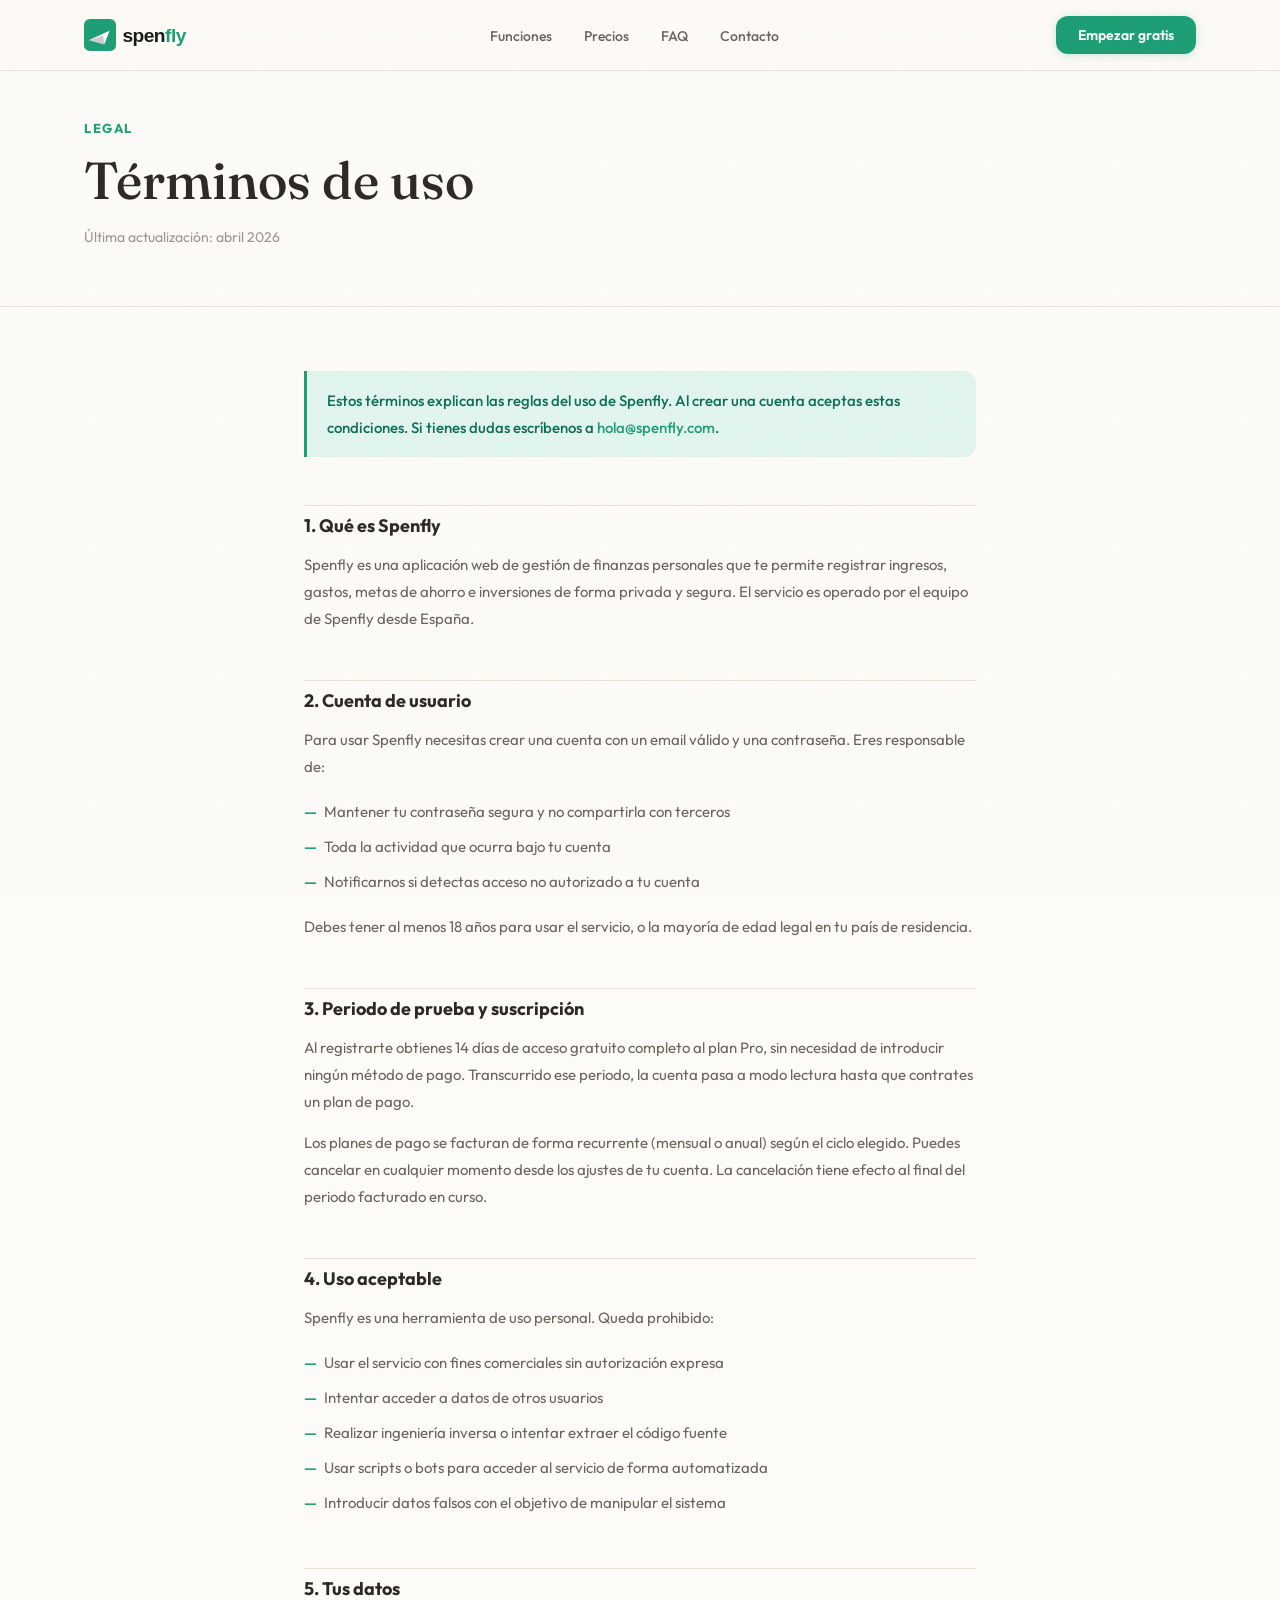
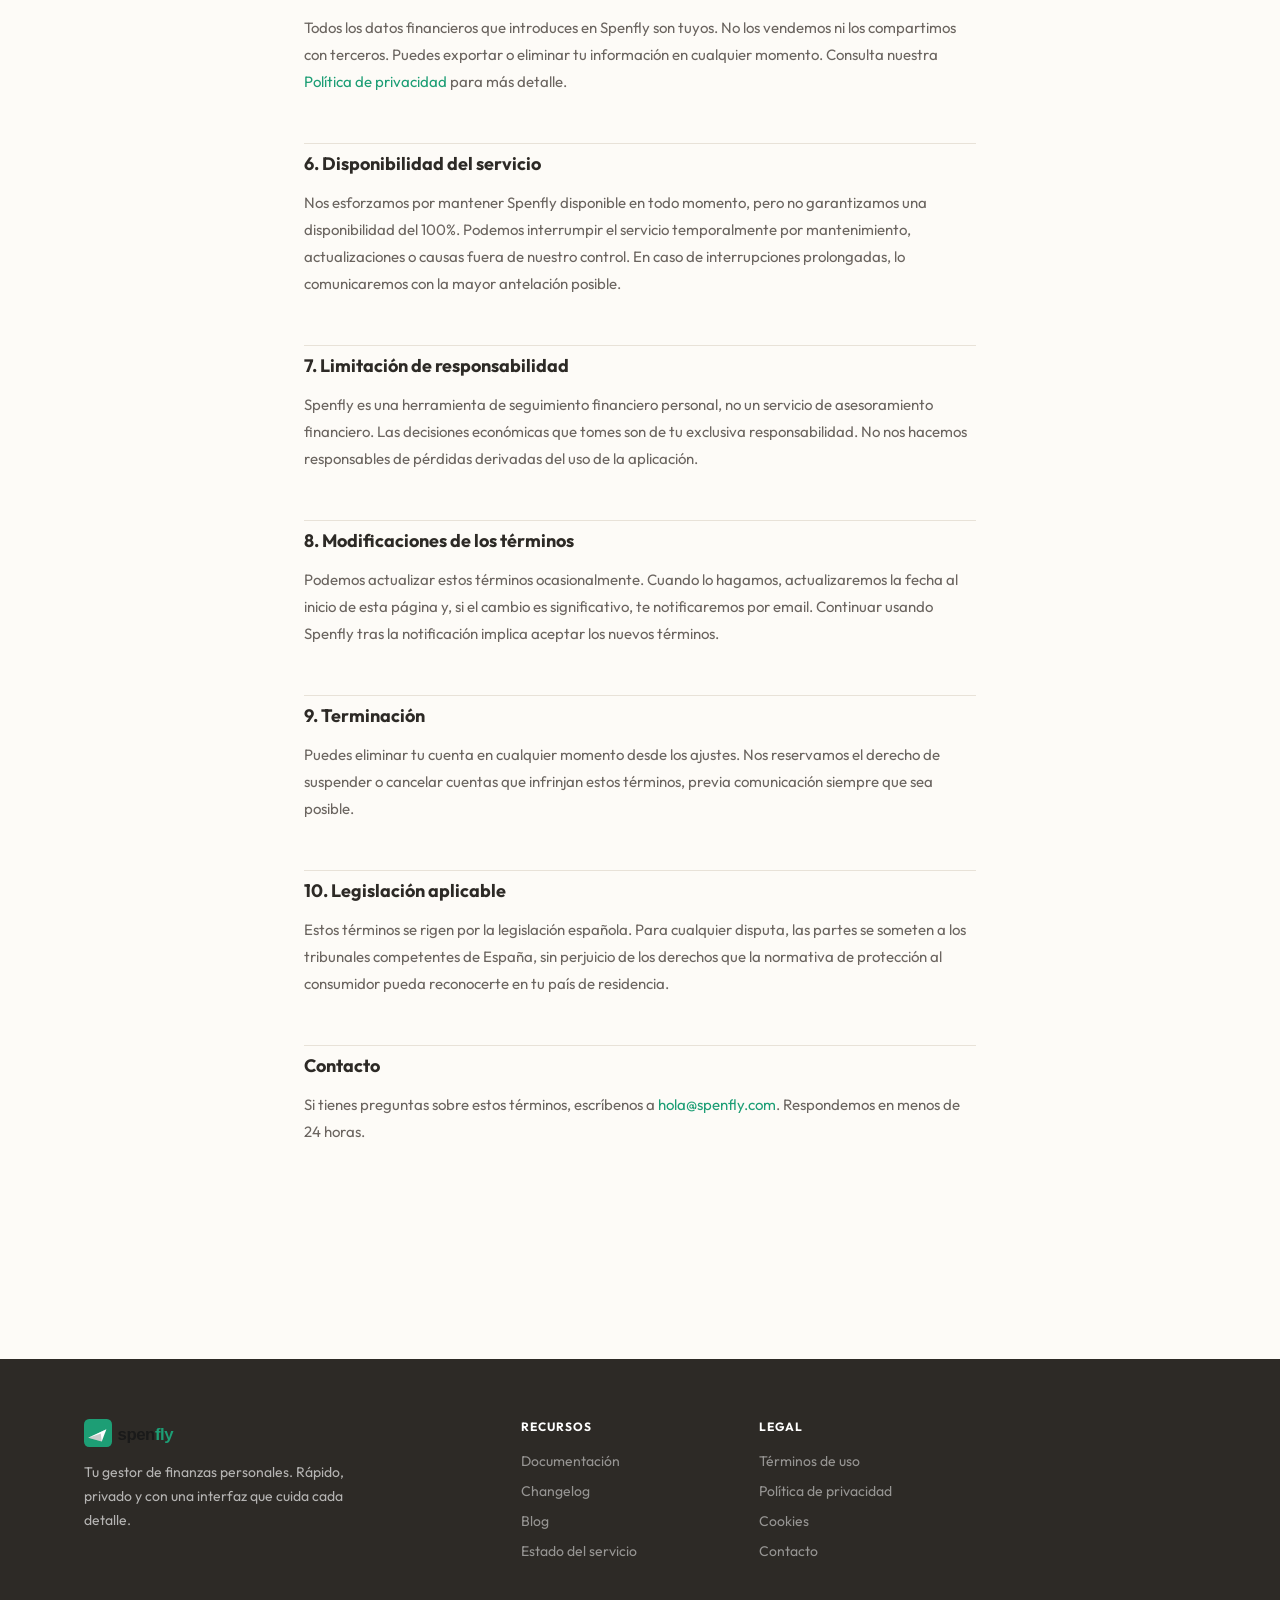
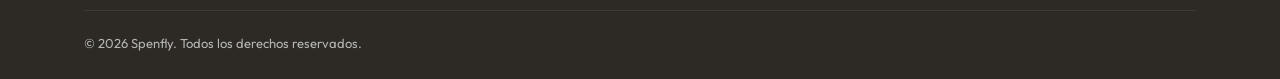
<file: terminos.html>
<!DOCTYPE html>
<html lang="es">
<head>
<meta charset="UTF-8">
<meta name="viewport" content="width=device-width, initial-scale=1.0">
<title>Términos de uso — Spenfly</title>
<link rel="icon" type="image/svg+xml" href="data:image/svg+xml,%3Csvg xmlns='http://www.w3.org/2000/svg' viewBox='0 0 32 32'%3E%3Crect width='32' height='32' rx='9' fill='%231D9E75'/%3E%3Cpath d='M8 21 L22 10 L18 23 Z' fill='white'/%3E%3Cpath d='M22 10 L18 23 L19.5 16.5 Z' fill='rgba(0,0,0,0.18)'/%3E%3Cpath d='M8 21 L19.5 16.5 L22 10 Z' fill='rgba(255,255,255,0.45)'/%3E%3C/svg%3E">
<link rel="preconnect" href="https://fonts.googleapis.com">
<link rel="preconnect" href="https://fonts.gstatic.com" crossorigin>
<link href="https://fonts.googleapis.com/css2?family=Fraunces:ital,opsz,wght@0,9..144,300;0,9..144,500;0,9..144,700;1,9..144,400&family=Outfit:wght@300;400;500;600;700&display=swap" rel="stylesheet">
<link rel="stylesheet" href="styles.css">
<style>
  .legal-hero{padding:120px 0 60px;border-bottom:1px solid var(--border)}
  .legal-hero .section-label{display:block;margin-bottom:12px}
  .legal-hero h1{font-size:clamp(32px,5vw,52px);font-weight:500;margin-bottom:16px}
  .legal-hero .meta{font-size:14px;color:var(--text-muted)}
  .legal-body{max-width:720px;margin:64px auto;padding:0 24px 100px}
  .legal-body h2{font-family:'Outfit',sans-serif;font-size:18px;font-weight:700;color:var(--text);margin:48px 0 14px;padding-top:8px;border-top:1px solid var(--border)}
  .legal-body h2:first-child{border-top:none;margin-top:0}
  .legal-body p{font-size:15px;line-height:1.8;color:var(--text-soft);margin-bottom:14px}
  .legal-body ul{list-style:none;margin-bottom:14px}
  .legal-body ul li{font-size:15px;line-height:1.8;color:var(--text-soft);padding:4px 0 4px 20px;position:relative}
  .legal-body ul li::before{content:'—';position:absolute;left:0;color:var(--green);font-weight:600}
  .legal-body a{color:var(--green);text-decoration:none}
  .legal-body a:hover{text-decoration:underline}
  .legal-highlight{background:var(--green-light);border-left:3px solid var(--green);border-radius:0 12px 12px 0;padding:16px 20px;margin:24px 0}
  .legal-highlight p{margin:0;color:var(--green-dark);font-weight:500}
</style>
</head>
<body>

<nav id="navbar">
  <div class="container">
    <a href="index.html" class="nav-brand">
      <img src="media/logo_horizontal.svg" alt="Spenfly" height="32" style="display:block;">
    </a>
    <ul class="nav-links">
      <li><a href="index.html#features">Funciones</a></li>
      <li><a href="index.html#pricing">Precios</a></li>
      <li><a href="index.html#faq">FAQ</a></li>
      <li><a href="index.html#contact">Contacto</a></li>
    </ul>
    <a href="https://app.spenfly.com/auth/login" target="_blank" class="btn btn-primary nav-cta nav-cta-desktop">Empezar gratis</a>
    <button class="hamburger" onclick="toggleMenu()" aria-label="Menú"><svg width="24" height="24" viewBox="0 0 24 24" fill="none" stroke="currentColor" stroke-width="2"><path d="M3 12h18M3 6h18M3 18h18"/></svg></button>
  </div>
  <div class="mobile-menu" id="mobileMenu">
    <a href="index.html#features" onclick="closeMenu()">Funciones</a>
    <a href="index.html#pricing" onclick="closeMenu()">Precios</a>
    <a href="index.html#faq" onclick="closeMenu()">FAQ</a>
    <a href="index.html#contact" onclick="closeMenu()">Contacto</a>
    <a href="https://app.spenfly.com/auth/login" target="_blank" class="nav-cta" onclick="closeMenu()">Empezar gratis</a>
  </div>
</nav>

<section class="legal-hero">
  <div class="container">
    <span class="section-label">Legal</span>
    <h1>Términos de uso</h1>
    <p class="meta">Última actualización: abril 2026</p>
  </div>
</section>

<div class="legal-body">

  <div class="legal-highlight">
    <p>Estos términos explican las reglas del uso de Spenfly. Al crear una cuenta aceptas estas condiciones. Si tienes dudas escríbenos a <a href="mailto:hola@spenfly.com">hola@spenfly.com</a>.</p>
  </div>

  <h2>1. Qué es Spenfly</h2>
  <p>Spenfly es una aplicación web de gestión de finanzas personales que te permite registrar ingresos, gastos, metas de ahorro e inversiones de forma privada y segura. El servicio es operado por el equipo de Spenfly desde España.</p>

  <h2>2. Cuenta de usuario</h2>
  <p>Para usar Spenfly necesitas crear una cuenta con un email válido y una contraseña. Eres responsable de:</p>
  <ul>
    <li>Mantener tu contraseña segura y no compartirla con terceros</li>
    <li>Toda la actividad que ocurra bajo tu cuenta</li>
    <li>Notificarnos si detectas acceso no autorizado a tu cuenta</li>
  </ul>
  <p>Debes tener al menos 18 años para usar el servicio, o la mayoría de edad legal en tu país de residencia.</p>

  <h2>3. Periodo de prueba y suscripción</h2>
  <p>Al registrarte obtienes 14 días de acceso gratuito completo al plan Pro, sin necesidad de introducir ningún método de pago. Transcurrido ese periodo, la cuenta pasa a modo lectura hasta que contrates un plan de pago.</p>
  <p>Los planes de pago se facturan de forma recurrente (mensual o anual) según el ciclo elegido. Puedes cancelar en cualquier momento desde los ajustes de tu cuenta. La cancelación tiene efecto al final del periodo facturado en curso.</p>

  <h2>4. Uso aceptable</h2>
  <p>Spenfly es una herramienta de uso personal. Queda prohibido:</p>
  <ul>
    <li>Usar el servicio con fines comerciales sin autorización expresa</li>
    <li>Intentar acceder a datos de otros usuarios</li>
    <li>Realizar ingeniería inversa o intentar extraer el código fuente</li>
    <li>Usar scripts o bots para acceder al servicio de forma automatizada</li>
    <li>Introducir datos falsos con el objetivo de manipular el sistema</li>
  </ul>

  <h2>5. Tus datos</h2>
  <p>Todos los datos financieros que introduces en Spenfly son tuyos. No los vendemos ni los compartimos con terceros. Puedes exportar o eliminar tu información en cualquier momento. Consulta nuestra <a href="privacidad.html">Política de privacidad</a> para más detalle.</p>

  <h2>6. Disponibilidad del servicio</h2>
  <p>Nos esforzamos por mantener Spenfly disponible en todo momento, pero no garantizamos una disponibilidad del 100%. Podemos interrumpir el servicio temporalmente por mantenimiento, actualizaciones o causas fuera de nuestro control. En caso de interrupciones prolongadas, lo comunicaremos con la mayor antelación posible.</p>

  <h2>7. Limitación de responsabilidad</h2>
  <p>Spenfly es una herramienta de seguimiento financiero personal, no un servicio de asesoramiento financiero. Las decisiones económicas que tomes son de tu exclusiva responsabilidad. No nos hacemos responsables de pérdidas derivadas del uso de la aplicación.</p>

  <h2>8. Modificaciones de los términos</h2>
  <p>Podemos actualizar estos términos ocasionalmente. Cuando lo hagamos, actualizaremos la fecha al inicio de esta página y, si el cambio es significativo, te notificaremos por email. Continuar usando Spenfly tras la notificación implica aceptar los nuevos términos.</p>

  <h2>9. Terminación</h2>
  <p>Puedes eliminar tu cuenta en cualquier momento desde los ajustes. Nos reservamos el derecho de suspender o cancelar cuentas que infrinjan estos términos, previa comunicación siempre que sea posible.</p>

  <h2>10. Legislación aplicable</h2>
  <p>Estos términos se rigen por la legislación española. Para cualquier disputa, las partes se someten a los tribunales competentes de España, sin perjuicio de los derechos que la normativa de protección al consumidor pueda reconocerte en tu país de residencia.</p>

  <h2>Contacto</h2>
  <p>Si tienes preguntas sobre estos términos, escríbenos a <a href="mailto:hola@spenfly.com">hola@spenfly.com</a>. Respondemos en menos de 24 horas.</p>

</div>

<footer>
  <div class="container">
    <div class="footer-grid">
      <div>
        <div class="footer-brand">
          <img src="media/logo_horizontal.svg" alt="Spenfly" height="28" style="display:block;">
        </div>
        <p>Tu gestor de finanzas personales. Rápido, privado y con una interfaz que cuida cada detalle.</p>
      </div>
      <div><h4>Recursos</h4><ul><li><a href="docs.html">Documentación</a></li><li><a href="changelog.html">Changelog</a></li><li><a href="blog.html">Blog</a></li><li><a href="status.html">Estado del servicio</a></li></ul></div>
      <div><h4>Legal</h4><ul><li><a href="terminos.html">Términos de uso</a></li><li><a href="privacidad.html">Política de privacidad</a></li><li><a href="cookies.html">Cookies</a></li><li><a href="index.html#contact">Contacto</a></li></ul></div>
    </div>
    <div class="footer-bottom"><span>© 2026 Spenfly. Todos los derechos reservados.</span></div>
  </div>
</footer>

<script>
const nav=document.getElementById('navbar');
window.addEventListener('scroll',()=>nav.classList.toggle('scrolled',window.scrollY>40));
function toggleMenu(){document.getElementById('mobileMenu').classList.toggle('open')}
function closeMenu(){document.getElementById('mobileMenu').classList.remove('open')}
</script>
</body>
</html>
</file>
<file: styles.css>
:root {
  --green:#1D9E75;--green-light:#E1F5EE;--green-dark:#0F6E56;--green-glow:rgba(29,158,117,0.25);
  --cream:#FDFBF7;--sand:#F5F0E8;--text:#2D2A26;--text-soft:#6B6560;--text-muted:#9B958E;
  --border:#E8E2D8;--card-bg:#FFFFFF;--blue:#378ADD;--blue-light:#E6F1FB;
  --amber:#BA7517;--amber-light:#FAEEDA;--red:#E24B4A;--red-light:#FCEBEB;
  --orange:#D85A30;--purple:#7C3AED;
}
*{margin:0;padding:0;box-sizing:border-box}
html{scroll-behavior:smooth}
body{font-family:'Outfit',sans-serif;color:var(--text);background:var(--cream);overflow-x:hidden;-webkit-font-smoothing:antialiased}
h1,h2,h3,.serif{font-family:'Fraunces',serif}
body::before{content:'';position:fixed;inset:0;pointer-events:none;z-index:9999;opacity:0.02;background-image:url("data:image/svg+xml,%3Csvg viewBox='0 0 256 256' xmlns='http://www.w3.org/2000/svg'%3E%3Cfilter id='n'%3E%3CfeTurbulence type='fractalNoise' baseFrequency='0.85' numOctaves='4' stitchTiles='stitch'/%3E%3C/filter%3E%3Crect width='100%25' height='100%25' filter='url(%23n)'/%3E%3C/svg%3E");background-size:128px}
.container{max-width:1160px;margin:0 auto;padding:0 24px}
.section-pad{padding:100px 0}
.section-label{font-family:'Outfit',sans-serif;font-size:13px;font-weight:700;letter-spacing:0.12em;text-transform:uppercase;color:var(--green);margin-bottom:14px;display:inline-block}
.section-title{font-size:clamp(30px,4.5vw,48px);line-height:1.12;color:var(--text);margin-bottom:16px;font-weight:500}
.section-subtitle{font-family:'Outfit',sans-serif;font-size:17px;line-height:1.7;color:var(--text-soft);max-width:560px}
.btn{display:inline-flex;align-items:center;gap:8px;font-family:'Outfit',sans-serif;font-size:15px;font-weight:600;padding:14px 28px;border-radius:14px;cursor:pointer;border:none;text-decoration:none;transition:all 0.35s cubic-bezier(0.23,1,0.32,1)}
.btn-primary{background:var(--green);color:white;box-shadow:0 2px 20px var(--green-glow),0 1px 3px rgba(0,0,0,0.06)}
.btn-primary:hover{background:var(--green-dark);transform:translateY(-2px);box-shadow:0 8px 28px var(--green-glow),0 2px 6px rgba(0,0,0,0.08)}
.btn-ghost{background:transparent;color:var(--text);border:1.5px solid var(--border)}
.btn-ghost:hover{border-color:var(--green);color:var(--green-dark);background:rgba(29,158,117,0.04)}

/* NAV */
nav{position:fixed;top:0;left:0;right:0;z-index:100;padding:16px 0;background:rgba(253,251,247,0.8);backdrop-filter:blur(24px) saturate(1.6);-webkit-backdrop-filter:blur(24px) saturate(1.6);border-bottom:1px solid rgba(232,226,216,0.4);transition:all 0.3s}
nav.scrolled{padding:10px 0;box-shadow:0 1px 16px rgba(0,0,0,0.04)}
nav .container{display:flex;align-items:center;justify-content:space-between}
.nav-brand{display:flex;align-items:center;gap:5px;text-decoration:none;font-family:'Outfit',sans-serif;font-size:22px;font-weight:700;letter-spacing:-0.5px}
.brand-spen{color:var(--text)}
.brand-fly{color:var(--green);margin-left:-1px}
.nav-links{display:flex;align-items:center;gap:32px;list-style:none}
.nav-links a{font-size:14px;font-weight:500;color:var(--text-soft);text-decoration:none;transition:color 0.2s}
.nav-links a:hover{color:var(--green)}
.nav-cta{font-family:'Outfit',sans-serif;font-size:14px;font-weight:600;color:white;background:var(--green);padding:10px 22px;border-radius:12px;text-decoration:none;transition:all 0.3s;box-shadow:0 1px 8px var(--green-glow)}
.nav-cta:hover{background:var(--green-dark);transform:translateY(-1px)}
.hamburger{display:none;background:none;border:none;cursor:pointer;padding:4px;color:var(--text)}
.mobile-menu{flex-direction:column;position:absolute;top:100%;left:0;right:0;background:rgba(253,251,247,0.98);backdrop-filter:blur(20px);-webkit-backdrop-filter:blur(20px);padding:0 24px;border-bottom:1px solid var(--border);max-height:0;overflow:hidden;transition:max-height 0.4s cubic-bezier(0.23,1,0.32,1),padding 0.4s cubic-bezier(0.23,1,0.32,1);display:flex}
.mobile-menu.open{max-height:400px;padding:16px 24px 24px}
.mobile-menu a{padding:14px 0;font-size:15px;font-weight:500;color:var(--text-soft);text-decoration:none;border-bottom:1px solid #f5f2ed;opacity:0;transform:translateY(-8px);transition:opacity 0.3s ease,transform 0.3s ease}
.mobile-menu.open a{opacity:1;transform:translateY(0)}
.mobile-menu.open a:nth-child(1){transition-delay:0.05s}
.mobile-menu.open a:nth-child(2){transition-delay:0.1s}
.mobile-menu.open a:nth-child(3){transition-delay:0.15s}
.mobile-menu.open a:nth-child(4){transition-delay:0.2s}
.mobile-menu.open a:nth-child(5){transition-delay:0.25s}
.mobile-menu.open a:nth-child(6){transition-delay:0.3s}
.mobile-menu a:last-child{border:none}
.mobile-menu .nav-cta{display:inline-block;text-align:center;margin-top:12px}

/* HERO */
.hero{padding:150px 0 80px;position:relative;overflow:hidden}
.hero::before{content:'';position:absolute;top:-40%;right:-15%;width:900px;height:900px;background:radial-gradient(circle,rgba(29,158,117,0.07) 0%,transparent 60%);border-radius:50%;pointer-events:none}
.hero::after{content:'';position:absolute;bottom:-20%;left:-10%;width:600px;height:600px;background:radial-gradient(circle,rgba(55,138,221,0.05) 0%,transparent 60%);border-radius:50%;pointer-events:none}
.hero .container{display:grid;grid-template-columns:1fr 1.1fr;gap:60px;align-items:center;position:relative;z-index:1}
.hero-badge{display:inline-flex;align-items:center;gap:8px;font-size:13px;font-weight:600;letter-spacing:0.03em;color:var(--green-dark);background:var(--green-light);padding:7px 16px;border-radius:100px;margin-bottom:24px;border:1px solid rgba(29,158,117,0.12)}
.hero h1{font-size:clamp(38px,5.2vw,60px);line-height:1.08;margin-bottom:22px;font-weight:500}
.hero h1 em{font-style:italic;color:var(--green)}
.hero-desc{font-size:18px;line-height:1.72;color:var(--text-soft);margin-bottom:36px;max-width:480px}
.hero-actions{display:flex;gap:14px;flex-wrap:wrap}
.hero-trust{display:flex;align-items:center;gap:16px;margin-top:36px;padding-top:28px;border-top:1px solid var(--border)}
.trust-item{display:flex;align-items:center;gap:8px;font-size:13px;font-weight:500;color:var(--text-muted)}
.trust-icon{width:32px;height:32px;border-radius:10px;display:flex;align-items:center;justify-content:center;background:var(--green-light);color:var(--green)}

/* Hero App Frame */
.hero-visual{position:relative;display:flex;justify-content:center}
.app-frame{width:420px;background:#f8f9f8;border-radius:20px;padding:1px;box-shadow:0 24px 80px rgba(0,0,0,0.09),0 6px 20px rgba(0,0,0,0.04),inset 0 1px 0 rgba(255,255,255,0.9);border:1px solid rgba(0,0,0,0.06);overflow:hidden;transform:perspective(1200px) rotateY(-4deg) rotateX(1deg);transition:transform 0.7s cubic-bezier(0.23,1,0.32,1)}
.app-frame:hover{transform:perspective(1200px) rotateY(0) rotateX(0)}
.app-topbar{display:flex;align-items:center;justify-content:space-between;padding:12px 16px;background:white;border-bottom:1px solid #f0ede8}
.app-tabs{display:inline-flex;gap:2px;background:#f3f1ec;border-radius:10px;padding:3px}
.app-tab{font-size:11px;font-weight:600;padding:5px 12px;border-radius:8px;color:var(--text-muted)}
.app-tab.active{background:white;color:var(--text);box-shadow:0 1px 3px rgba(0,0,0,0.06)}
.app-nav-month{display:flex;align-items:center;gap:6px;font-size:13px;font-weight:600;color:var(--text)}
.app-nav-month .arr{width:22px;height:22px;display:flex;align-items:center;justify-content:center;border-radius:8px;font-size:14px;color:var(--text-muted);background:#f3f1ec}
.app-icons{display:flex;gap:4px}
.app-icons span{width:26px;height:26px;display:flex;align-items:center;justify-content:center;border-radius:8px;color:var(--text-muted);font-size:13px}
.app-body{padding:12px;background:#f8f9f8}
.app-metrics{display:grid;grid-template-columns:repeat(3,1fr);gap:6px;margin-bottom:10px}
.app-metric{background:white;border-radius:10px;padding:10px;border:1px solid #f0ede8}
.app-metric label{display:block;font-size:8px;font-weight:700;text-transform:uppercase;letter-spacing:0.08em;color:var(--text-muted);margin-bottom:4px}
.app-metric .val{font-size:14px;font-weight:700}
.app-metric .sub{font-size:8px;color:var(--text-muted);margin-top:2px}
.app-section{background:white;border-radius:14px;border:1px solid #f0ede8;margin-bottom:8px;overflow:hidden}
.app-section-header{display:flex;align-items:center;justify-content:space-between;padding:10px 12px;border-bottom:1px solid #f5f2ed}
.app-section-header .left{display:flex;align-items:center;gap:6px}
.app-dot{width:6px;height:6px;border-radius:50%}
.app-section-header .title{font-size:11px;font-weight:600;color:var(--text)}
.app-section-header .count{font-size:9px;color:var(--text-muted)}
.app-section-header .total{font-size:12px;font-weight:600}
.app-row{display:flex;align-items:center;justify-content:space-between;padding:7px 12px;border-bottom:1px solid #faf8f5;font-size:11px}
.app-row:last-child{border:none}
.app-row .name{font-weight:500;color:var(--text)}
.app-row .note{font-size:8px;color:var(--text-muted);font-style:italic}
.app-row .date{font-size:9px;color:var(--text-muted);margin:0 8px}
.app-row .cat-badge{font-size:8px;font-weight:600;padding:2px 6px;border-radius:4px;white-space:nowrap}
.app-row .status-badge{font-size:8px;font-weight:600;padding:2px 8px;border-radius:100px}
.app-row .amount{font-weight:600;white-space:nowrap}
.app-row .icon-btn{width:18px;height:18px;display:flex;align-items:center;justify-content:center;border-radius:4px;color:#ccc;font-size:10px}
.app-budget-bar{margin:0 12px 8px;height:4px;background:#f0ede8;border-radius:2px;overflow:hidden}
.app-budget-fill{height:100%;border-radius:2px}
.float-card{position:absolute;background:white;border-radius:16px;padding:14px 18px;box-shadow:0 10px 40px rgba(0,0,0,0.08),0 2px 8px rgba(0,0,0,0.03);border:1px solid rgba(0,0,0,0.04);animation:float 5s ease-in-out infinite;z-index:2}
.float-card.fc1{top:10px;right:-40px;animation-delay:0s}
.float-card.fc2{bottom:60px;left:-50px;animation-delay:-2.5s}
@keyframes float{0%,100%{transform:translateY(0)}50%{transform:translateY(-10px)}}
.fc-label{font-size:9px;font-weight:700;text-transform:uppercase;letter-spacing:0.06em;color:var(--text-muted);margin-bottom:4px}
.fc-value{font-family:'Fraunces',serif;font-size:22px;font-weight:500}
.fc-sparkline{display:flex;align-items:flex-end;gap:3px;margin-top:6px}
.fc-sparkline span{width:4px;border-radius:2px;background:var(--green);opacity:0.6}

/* FEATURES */
.feature-block{display:grid;grid-template-columns:1fr 1fr;gap:64px;align-items:center;padding:80px 0;border-bottom:1px solid var(--border)}
.feature-block:last-child{border-bottom:none}
.feature-block.reverse{direction:rtl}
.feature-block.reverse>*{direction:ltr}
.feature-text{max-width:440px}
.feature-tag{display:inline-flex;align-items:center;gap:6px;font-size:12px;font-weight:700;letter-spacing:0.08em;text-transform:uppercase;padding:5px 12px;border-radius:8px;margin-bottom:18px}
.feature-text h3{font-size:clamp(24px,3vw,32px);line-height:1.2;margin-bottom:14px;font-weight:500}
.feature-text p{font-size:15px;line-height:1.75;color:var(--text-soft);margin-bottom:20px}
.feature-bullets{list-style:none;display:flex;flex-direction:column;gap:10px}
.feature-bullets li{display:flex;align-items:flex-start;gap:10px;font-size:14px;color:var(--text-soft);line-height:1.5}
.feature-bullets li svg{flex-shrink:0;margin-top:3px}

/* GUI Mockups */
.gui-mockup{background:#f8f9f8;border-radius:20px;overflow:hidden;border:1px solid rgba(0,0,0,0.06);box-shadow:0 16px 60px rgba(0,0,0,0.06),0 4px 14px rgba(0,0,0,0.03)}
.gui-titlebar{display:flex;align-items:center;gap:6px;padding:12px 16px;background:white;border-bottom:1px solid #f0ede8}
.gui-dot{width:8px;height:8px;border-radius:50%}
.gui-titlebar .title{font-size:11px;font-weight:600;color:var(--text-muted);margin-left:8px}
.gui-body{padding:16px}
.mock-metrics{display:grid;grid-template-columns:repeat(3,1fr);gap:8px;margin-bottom:12px}
.mock-metric{background:white;border-radius:12px;padding:12px;border:1px solid #f0ede8}
.mock-metric label{display:block;font-size:9px;font-weight:700;text-transform:uppercase;letter-spacing:0.07em;color:var(--text-muted);margin-bottom:5px}
.mock-metric .val{font-size:16px;font-weight:700}
.mock-metric .sub{font-size:9px;color:var(--text-muted);margin-top:3px}
.mock-section{background:white;border-radius:14px;border:1px solid #f0ede8;overflow:hidden;margin-bottom:10px}
.mock-section-head{display:flex;align-items:center;justify-content:space-between;padding:10px 14px;border-bottom:1px solid #f5f2ed}
.mock-section-head .left{display:flex;align-items:center;gap:6px}
.mock-section-head .dot{width:7px;height:7px;border-radius:50%}
.mock-section-head .title{font-size:12px;font-weight:600}
.mock-section-head .cnt{font-size:9px;color:var(--text-muted)}
.mock-section-head .total{font-size:13px;font-weight:700}
.mock-row{display:flex;align-items:center;padding:8px 14px;border-bottom:1px solid #faf8f5;font-size:12px}
.mock-row:last-child{border:none}
.mock-row .info{flex:1;min-width:0}
.mock-row .name{font-weight:500}
.mock-row .note{font-size:9px;color:var(--text-muted);font-style:italic}
.mock-row .meta{display:flex;align-items:center;gap:8px}
.mock-row .date{font-size:9px;color:var(--text-muted)}
.mock-row .cat{font-size:8px;font-weight:600;padding:2px 7px;border-radius:4px}
.mock-row .badge{font-size:8px;font-weight:600;padding:2px 8px;border-radius:100px}
.mock-row .amt{font-weight:700;min-width:70px;text-align:right}
.mock-row .btns{display:flex;gap:2px;margin-left:6px}
.mock-row .btn-sm{width:20px;height:20px;display:flex;align-items:center;justify-content:center;border-radius:5px;color:#c8c4be;font-size:10px}
.mock-progress{margin:0 14px 10px;height:5px;background:#f0ede8;border-radius:3px;overflow:hidden}
.mock-progress-fill{height:100%;border-radius:3px}
.mock-goal{background:white;border-radius:14px;border:1px solid #f0ede8;padding:16px;margin-bottom:10px}
.mock-goal-header{display:flex;justify-content:space-between;align-items:center;margin-bottom:10px}
.mock-goal-header .name{font-size:14px;font-weight:600}
.mock-goal-header .target{font-size:12px;color:var(--text-muted)}
.mock-goal-bar{height:10px;background:#f0ede8;border-radius:5px;overflow:hidden;margin-bottom:8px}
.mock-goal-fill{height:100%;border-radius:5px}
.mock-goal-footer{display:flex;justify-content:space-between;font-size:10px;color:var(--text-muted);font-weight:500}
.mock-budget-row{display:flex;align-items:center;gap:10px;padding:10px 14px;border-bottom:1px solid #faf8f5}
.mock-budget-row:last-child{border:none}
.mock-budget-row .cat-dot{width:8px;height:8px;border-radius:50%;flex-shrink:0}
.mock-budget-row .info{flex:1}
.mock-budget-row .cat-name{font-size:12px;font-weight:600}
.mock-budget-row .cat-detail{font-size:10px;color:var(--text-muted)}
.mock-budget-row .bar{flex:1;height:6px;background:#f0ede8;border-radius:3px;overflow:hidden;min-width:80px}
.mock-budget-row .bar-fill{height:100%;border-radius:3px}
.mock-budget-row .pct{font-size:11px;font-weight:700;min-width:32px;text-align:right}
.mock-inv-cat{background:white;border-radius:14px;border:1px solid #f0ede8;overflow:hidden;margin-bottom:10px}
.mock-inv-head{display:flex;align-items:center;justify-content:space-between;padding:10px 14px;border-bottom:1px solid #f5f2ed}
.mock-inv-head .cat{font-size:12px;font-weight:600}
.mock-inv-head .total{font-size:12px;font-weight:700}
.mock-inv-item{padding:10px 14px;border-bottom:1px solid #faf8f5}
.mock-inv-item:last-child{border:none}
.mock-inv-item .name{font-size:12px;font-weight:600}
.mock-inv-item .isin{font-size:9px;color:var(--text-muted)}
.mock-inv-item .contribs{font-size:10px;color:var(--text-soft);margin-top:4px}
.mock-pdf-inner{background:white;border-radius:8px;box-shadow:0 2px 12px rgba(0,0,0,0.05);padding:24px 20px;position:relative;display:grid;grid-template-columns:1fr 1fr;gap:16px}
.mock-pdf-inner::after{content:'PDF';position:absolute;top:10px;right:10px;font-size:9px;font-weight:700;color:white;background:var(--red);padding:2px 6px;border-radius:4px}
.mock-pdf-col{min-width:0}
.mock-pdf{background:white;border-radius:8px;box-shadow:0 4px 20px rgba(0,0,0,0.08);padding:24px 20px;max-width:280px;margin:0 auto;position:relative}
.mock-pdf::after{content:'PDF';position:absolute;top:10px;right:10px;font-size:9px;font-weight:700;color:white;background:var(--red);padding:2px 6px;border-radius:4px}
.mock-pdf-title{text-align:center;margin-bottom:18px}
.mock-pdf-title h4{font-family:'Fraunces',serif;font-size:16px;font-weight:500;color:var(--green)}
.mock-pdf-title p{font-size:10px;color:var(--text-muted)}
.mock-pdf-bar{display:flex;align-items:center;gap:8px;margin-bottom:10px;font-size:10px}
.mock-pdf-bar .lbl{width:60px;font-weight:600;color:var(--text-soft);text-align:right}
.mock-pdf-bar .track{flex:1;height:8px;background:#f0ede8;border-radius:4px;overflow:hidden}
.mock-pdf-bar .fill{height:100%;border-radius:4px}
.mock-pdf-bar .val{width:50px;font-weight:600;font-size:10px}
.mock-pdf-sep{height:1px;background:#f0ede8;margin:14px 0}
.mock-pdf-table{width:100%;font-size:9px;border-collapse:collapse}
.mock-pdf-table th{text-align:left;font-weight:700;color:var(--text-muted);padding:4px 0;text-transform:uppercase;letter-spacing:0.05em;border-bottom:1px solid #f0ede8}
.mock-pdf-table td{padding:5px 0;color:var(--text-soft)}
.mock-pdf-table td:last-child{text-align:right;font-weight:600}
.mock-pdf-footer{font-size:8px;color:var(--text-muted);text-align:center;margin-top:14px;padding-top:8px;border-top:1px solid #f0ede8}

/* PRICING */
.pricing-section{background:var(--sand)}
.pricing-grid{display:grid;grid-template-columns:repeat(3,1fr);gap:20px;margin-top:48px;align-items:start}
.price-card{background:var(--card-bg);border:1.5px solid var(--border);border-radius:24px;padding:36px 28px;text-align:center;transition:all 0.4s;position:relative}
.price-card.featured{border-color:var(--green);box-shadow:0 8px 40px var(--green-glow),0 0 0 1px var(--green);transform:scale(1.03)}
.price-card .popular{position:absolute;top:-13px;left:50%;transform:translateX(-50%);background:var(--green);color:white;font-size:11px;font-weight:700;padding:5px 16px;border-radius:100px;letter-spacing:0.05em;text-transform:uppercase;white-space:nowrap}
.price-card h3{font-family:'Outfit',sans-serif;font-size:18px;font-weight:700;margin-bottom:4px}
.price-card .desc{font-size:13px;color:var(--text-muted);margin-bottom:16px}
.price-card .price{font-family:'Fraunces',serif;font-size:44px;color:var(--text);margin-bottom:4px;font-weight:500;display:flex;align-items:baseline;justify-content:center;gap:4px;flex-wrap:nowrap;min-height:56px}
.price-card .price span{font-family:'Outfit',sans-serif;font-size:15px;color:var(--text-muted);font-weight:400}
.price-card .price .price-val{font-family:'Fraunces',serif;font-size:44px;font-weight:500;color:var(--text);white-space:nowrap}
.price-card .price .old-price{font-family:'Outfit',sans-serif;font-size:16px;color:var(--text-muted);text-decoration:line-through;font-weight:400;opacity:0;max-width:0;overflow:hidden;transition:opacity 0.3s ease,max-width 0.3s ease,margin 0.3s ease;margin-right:0}
.price-card .price .old-price.show{opacity:1;max-width:80px;margin-right:6px}
.price-card .pnote{font-size:12px;color:var(--text-muted);margin-bottom:24px}
.price-card ul{list-style:none;text-align:left;margin-bottom:28px}
.price-card li{font-size:14px;color:var(--text-soft);padding:9px 0;display:flex;align-items:flex-start;gap:10px;border-bottom:1px solid #f5f2ed}
.price-card li:last-child{border:none}
.price-card li svg{flex-shrink:0;margin-top:2px}
.price-card .btn{width:100%;justify-content:center}

/* Coming soon card */
.price-card-coming{opacity:0.72;pointer-events:none}
.price-card-coming .btn{pointer-events:none}
.coming-soon-badge{position:absolute;top:-13px;left:50%;transform:translateX(-50%);background:var(--text-muted);color:white;font-size:11px;font-weight:700;padding:5px 16px;border-radius:100px;letter-spacing:0.05em;text-transform:uppercase;white-space:nowrap}

/* Trial banner */
.trial-banner{display:inline-flex;align-items:center;gap:8px;background:var(--green-light);border:1px solid rgba(29,158,117,0.2);color:var(--green-dark);font-size:14px;font-weight:600;padding:10px 20px;border-radius:100px;margin-top:20px;margin-bottom:8px}

/* Billing toggle */
.billing-toggle{display:flex;align-items:center;justify-content:center;gap:12px;margin-top:20px;margin-bottom:-4px}
.billing-toggle span{font-size:14px;font-weight:500;color:var(--text-muted);transition:color 0.3s,font-weight 0.3s}
.billing-toggle span.active{color:var(--text);font-weight:600}
.toggle-track{width:48px;height:26px;border-radius:13px;background:var(--border);cursor:pointer;position:relative;transition:background 0.3s;flex-shrink:0}
.toggle-track.annual{background:var(--green)}
.toggle-knob{width:20px;height:20px;border-radius:50%;background:white;position:absolute;top:3px;left:3px;transition:transform 0.3s cubic-bezier(0.23,1,0.32,1);box-shadow:0 1px 4px rgba(0,0,0,0.15)}
.toggle-track.annual .toggle-knob{transform:translateX(22px)}
.billing-save{font-size:11px;font-weight:700;color:var(--green-dark);background:var(--green-light);padding:4px 12px;border-radius:100px;opacity:0;transform:translateX(-8px);transition:opacity 0.3s ease,transform 0.3s ease;pointer-events:none}
.billing-save.show{opacity:1;transform:translateX(0)}

/* FAQ */
.faq-list{max-width:700px;margin:48px auto 0}
.faq-item{border-bottom:1px solid var(--border)}
.faq-q{width:100%;background:none;border:none;font-family:'Outfit',sans-serif;font-size:16px;font-weight:600;color:var(--text);padding:22px 0;display:flex;justify-content:space-between;align-items:center;cursor:pointer;text-align:left;transition:color 0.2s}
.faq-q:hover{color:var(--green)}
.faq-q .chev{transition:transform 0.3s;flex-shrink:0;margin-left:16px;color:var(--text-muted)}
.faq-item.open .chev{transform:rotate(180deg)}
.faq-a{max-height:0;overflow:hidden;transition:max-height 0.35s ease}
.faq-item.open .faq-a{max-height:200px}
.faq-a p{padding-bottom:22px;font-size:14px;line-height:1.75;color:var(--text-soft)}

/* CTA */
.cta-banner{text-align:center;background:linear-gradient(155deg,var(--green-light) 0%,#d1fae5 50%,#a7f3d0 100%);border-radius:24px;padding:80px 40px;margin:0 24px;position:relative;overflow:hidden}
.cta-banner::before{content:'';position:absolute;top:-80px;right:-80px;width:280px;height:280px;background:radial-gradient(circle,rgba(29,158,117,0.12) 0%,transparent 70%);border-radius:50%}
.cta-banner h2{font-size:clamp(28px,4vw,42px);margin-bottom:14px;position:relative;font-weight:500}
.cta-banner p{font-size:17px;color:var(--green-dark);margin-bottom:32px;opacity:0.85;max-width:480px;margin-inline:auto}

/* Contact */
.contact-grid{display:grid;grid-template-columns:1fr 1fr;gap:48px;margin-top:48px}
.contact-info h3{font-family:'Outfit',sans-serif;font-size:20px;font-weight:700;margin-bottom:14px}
.contact-info p{font-size:15px;color:var(--text-soft);line-height:1.7;margin-bottom:24px}
.contact-link{display:flex;align-items:center;gap:12px;padding:12px 0;font-size:14px;color:var(--text);text-decoration:none;transition:color 0.2s}
.contact-link:hover{color:var(--green)}
.contact-link-icon{width:40px;height:40px;background:var(--green-light);border-radius:12px;display:flex;align-items:center;justify-content:center;color:var(--green)}
.contact-form{display:flex;flex-direction:column;gap:14px}
.form-group{display:flex;flex-direction:column;gap:5px}
.form-group label{font-size:13px;font-weight:600}
.form-group input,.form-group textarea{font-family:'Outfit',sans-serif;font-size:14px;padding:12px 16px;border:1.5px solid var(--border);border-radius:12px;background:white;color:var(--text);outline:none;transition:border-color 0.2s,box-shadow 0.2s}
.form-group input:focus,.form-group textarea:focus{border-color:var(--green);box-shadow:0 0 0 3px var(--green-glow)}
.form-group textarea{resize:vertical;min-height:110px}
.form-row{display:grid;grid-template-columns:1fr 1fr;gap:14px}

/* Footer */
footer{background:var(--text);color:rgba(255,255,255,0.65);padding:60px 0 28px;margin-top:100px}
.footer-grid{display:grid;grid-template-columns:2fr 1fr 1fr 1fr;gap:40px;margin-bottom:40px}
.footer-brand{font-family:'Outfit',sans-serif;font-size:22px;color:var(--green);margin-bottom:14px;font-weight:700;display:flex;align-items:center}
.footer-brand+p{font-size:14px;line-height:1.7;max-width:280px}
footer h4{font-family:'Outfit',sans-serif;font-size:12px;font-weight:700;color:white;text-transform:uppercase;letter-spacing:0.08em;margin-bottom:16px}
footer ul{list-style:none}
footer li{margin-bottom:10px}
footer a{font-size:14px;color:rgba(255,255,255,0.5);text-decoration:none;transition:color 0.2s}
footer a:hover{color:var(--green)}
.footer-bottom{border-top:1px solid rgba(255,255,255,0.08);padding-top:24px;display:flex;justify-content:space-between;font-size:13px}

/* Animations */
.fade-in{opacity:0;transform:translateY(28px);transition:opacity 0.8s cubic-bezier(0.23,1,0.32,1),transform 0.8s cubic-bezier(0.23,1,0.32,1)}
.fade-in.visible{opacity:1;transform:translateY(0)}
.d1{transition-delay:0.1s}.d2{transition-delay:0.2s}.d3{transition-delay:0.3s}

/* Responsive */
@media(max-width:1024px){
  .hero .container{grid-template-columns:1fr;text-align:center}
  .hero-desc{margin-inline:auto;max-width:100%}
  .hero-actions{justify-content:center}.hero-trust{justify-content:center}
  .hero-visual{margin-top:32px}.float-card{display:none}.app-frame{width:360px}
  .feature-block,.feature-block.reverse{grid-template-columns:1fr;gap:40px;direction:ltr}
  .feature-text{text-align:center;margin-inline:auto;max-width:100%}
  .feature-bullets{align-items:center}
  .pricing-grid{grid-template-columns:1fr;max-width:400px;margin-inline:auto}
  .price-card.featured{transform:scale(1)}
  .contact-grid{grid-template-columns:1fr}.footer-grid{grid-template-columns:1fr 1fr}
}
@media(max-width:640px){
  .nav-links{display:none}.nav-cta-desktop{display:none}.hamburger{display:block}
  .section-pad{padding:64px 0}.feature-block{padding:48px 0}
  .app-frame{width:100%;max-width:340px}
  .app-metrics,.mock-metrics{grid-template-columns:repeat(2,1fr)}
  .mock-pdf-inner{grid-template-columns:1fr}
  .form-row{grid-template-columns:1fr}
  .footer-grid{grid-template-columns:1fr;gap:24px}
  .footer-bottom{flex-direction:column;gap:12px;text-align:center}
  .cta-banner{margin:0 16px;padding:48px 20px}
  .hero-trust{flex-wrap:wrap;gap:12px}
  .price-card .price{font-size:38px}
  .price-card .price .price-val{font-size:38px}
  .trial-banner{font-size:13px;padding:9px 16px;text-align:center}
}
</file>
